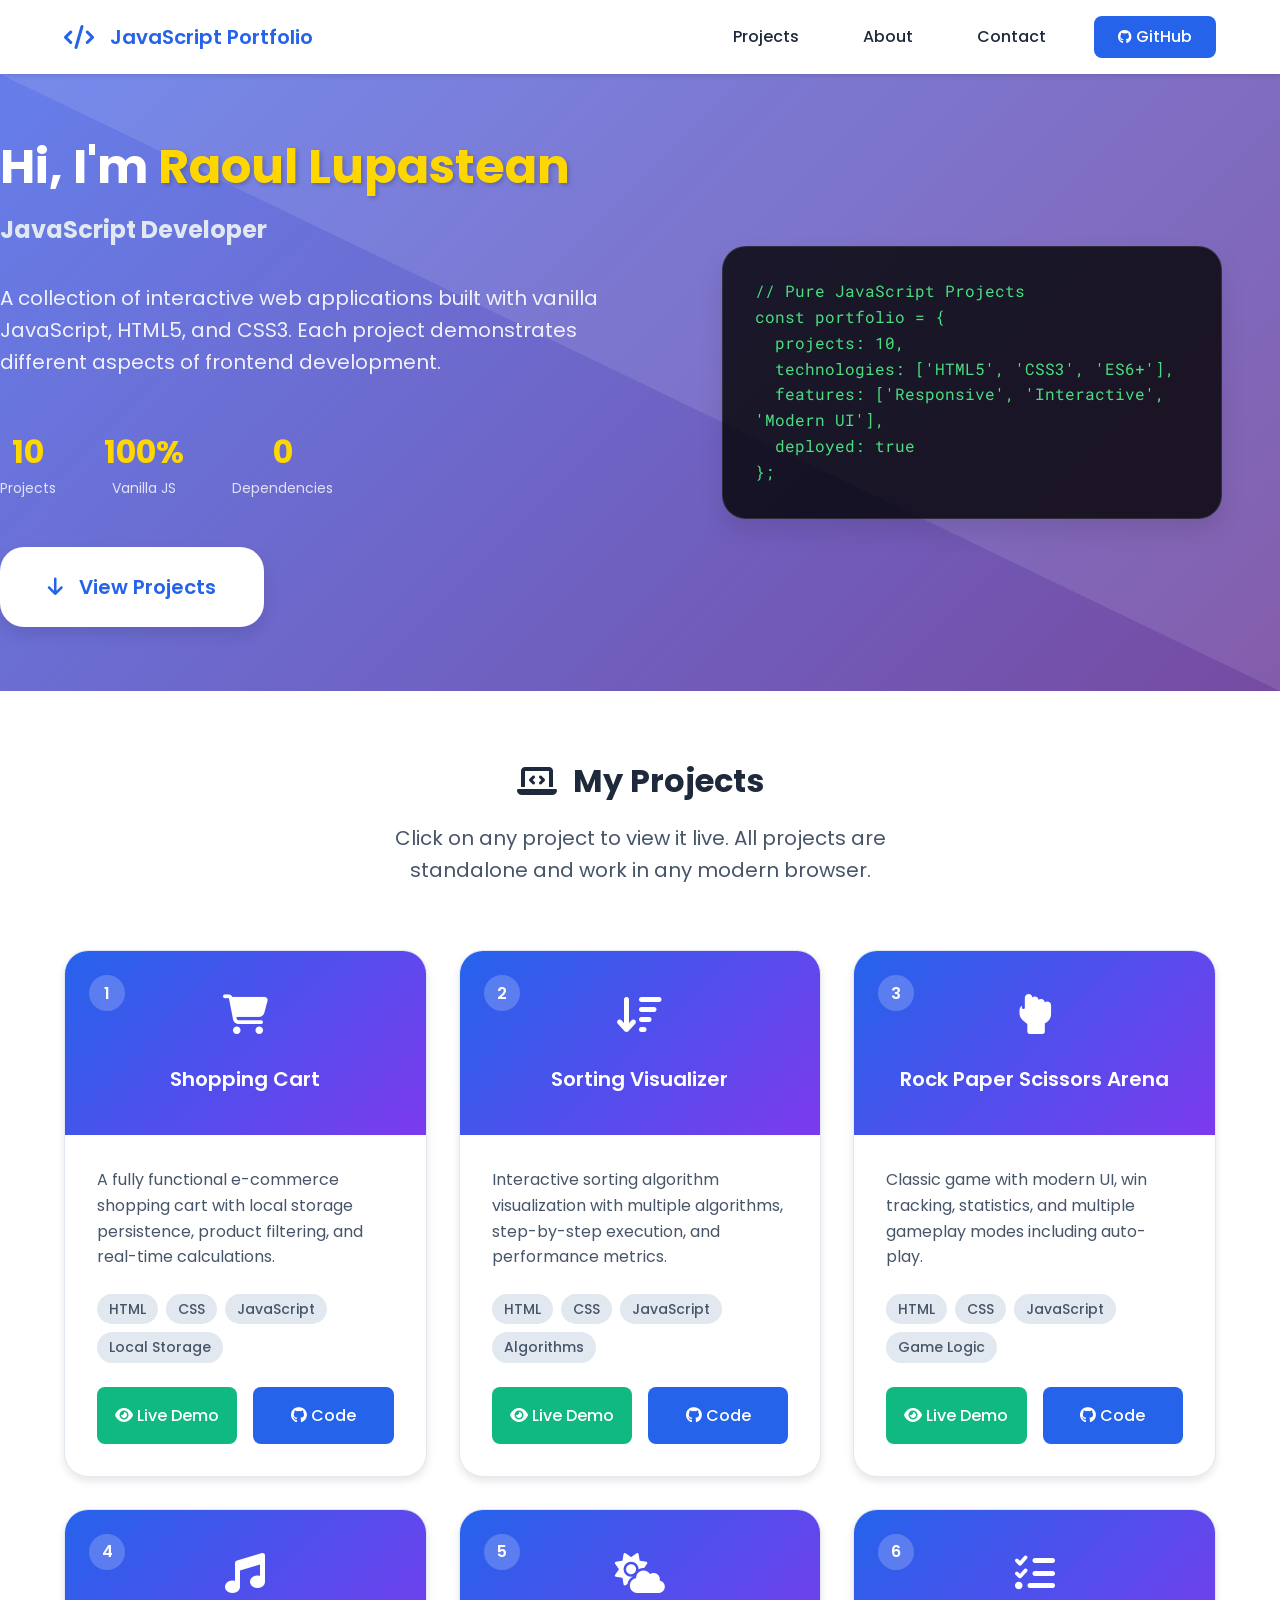
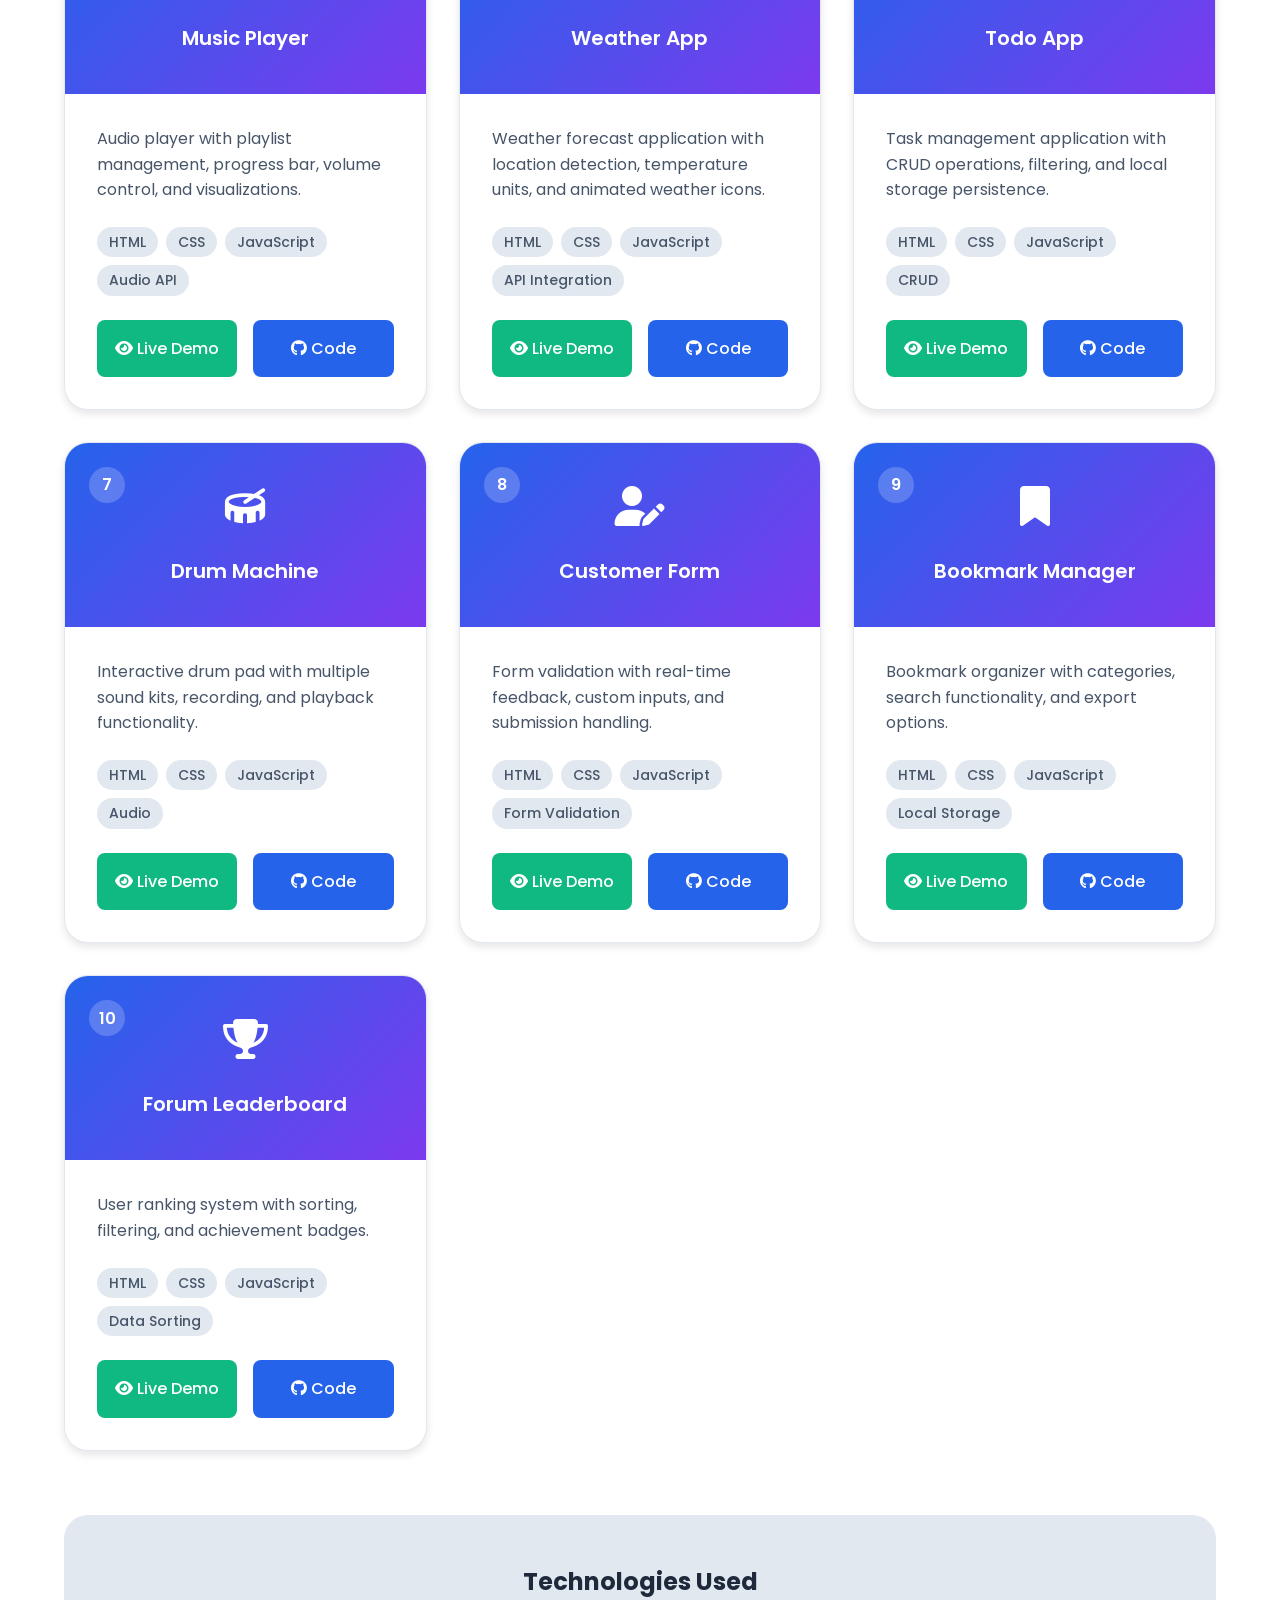
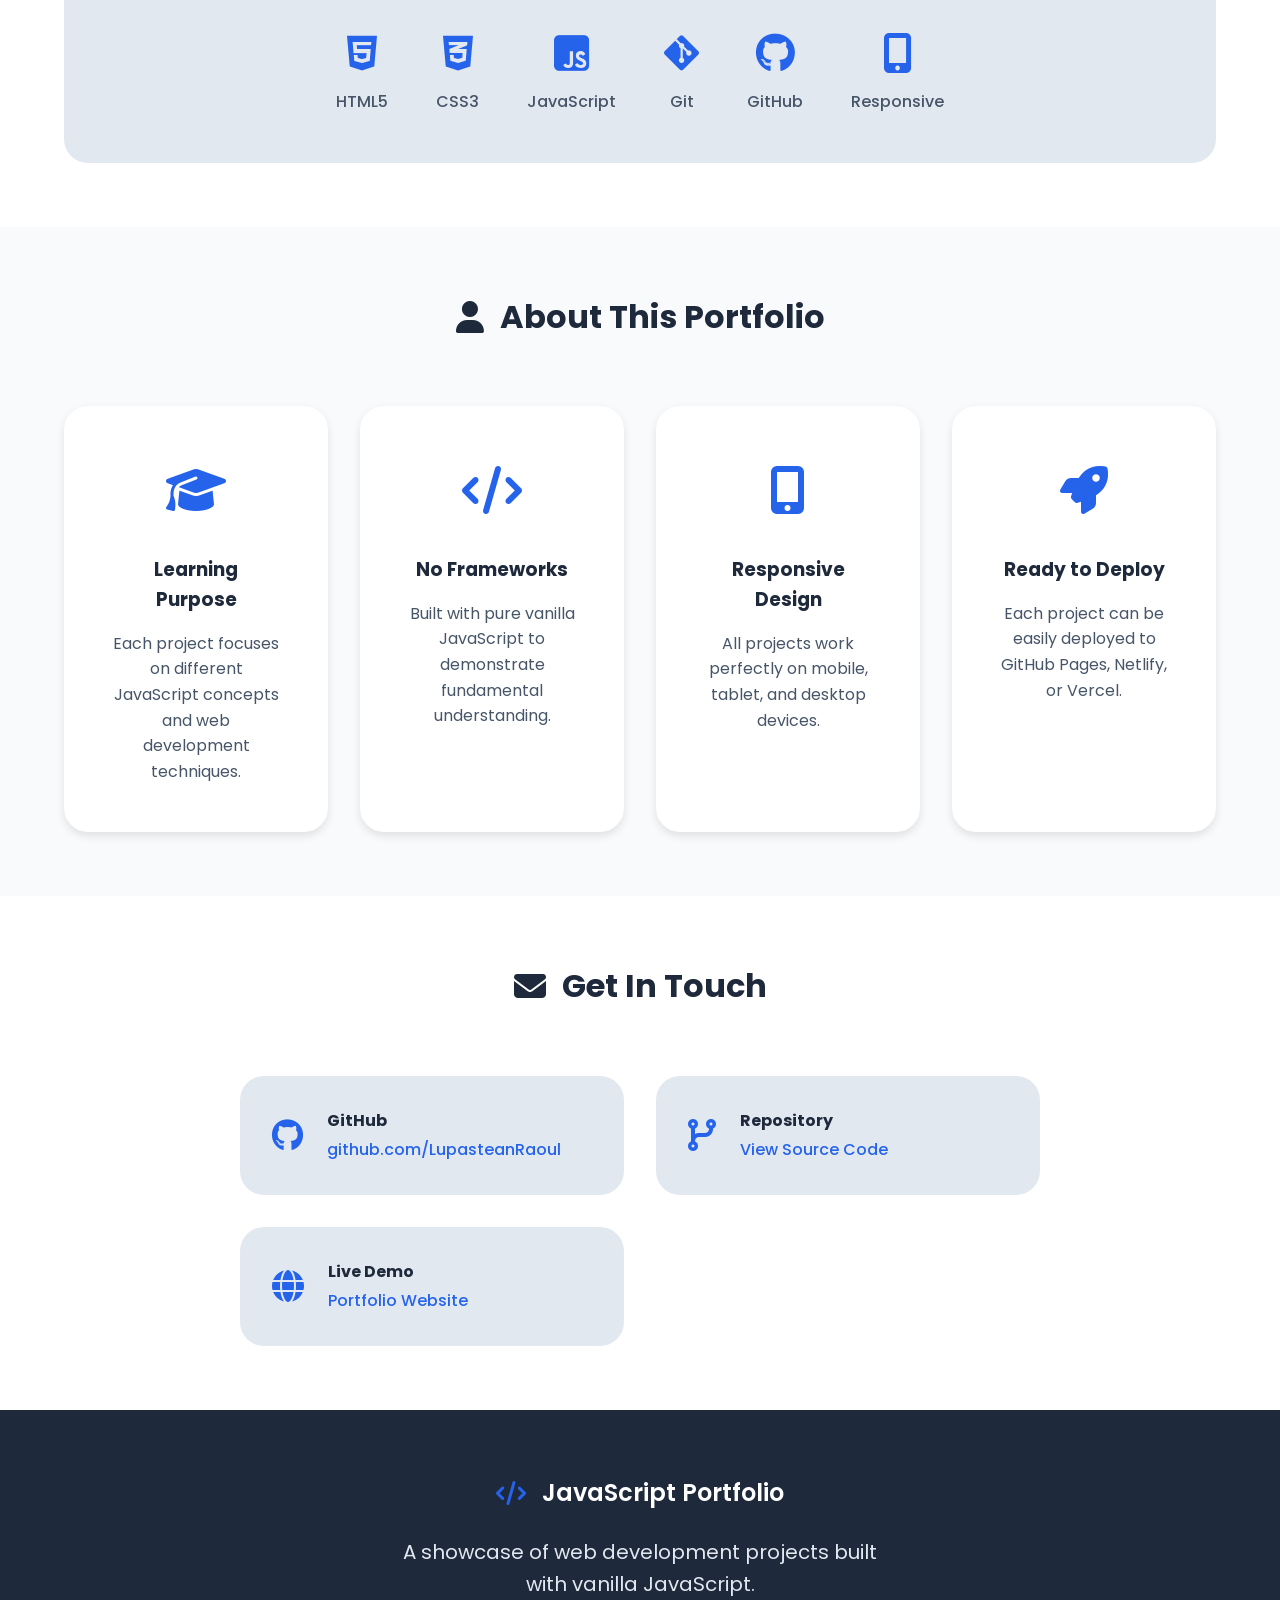
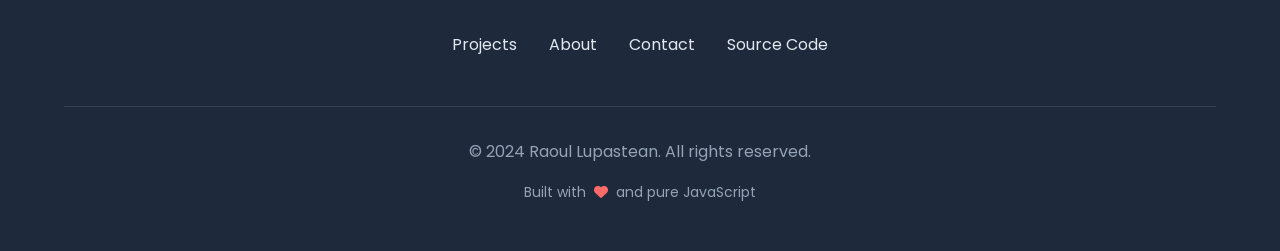
<file: index.html>
<!DOCTYPE html>
<html lang="en">
<head>
    <meta charset="UTF-8">
    <meta name="viewport" content="width=device-width, initial-scale=1.0">
    <title>Raoul Lupastean - JavaScript Portfolio</title>
    <link rel="stylesheet" href="styles.css">
    <link rel="stylesheet" href="https://cdnjs.cloudflare.com/ajax/libs/font-awesome/6.4.0/css/all.min.css">
    <link href="https://fonts.googleapis.com/css2?family=Poppins:wght@300;400;500;600;700&family=Roboto+Mono:wght@300;400;500&display=swap" rel="stylesheet">
    <link rel="icon" href="assets/images/favicon.ico" type="image/x-icon">
</head>
<body>
    <!-- Navigation -->
    <nav class="navbar">
        <div class="nav-container">
            <div class="nav-logo">
                <i class="fas fa-code"></i>
                <span>JavaScript Portfolio</span>
            </div>
            <div class="nav-links">
                <a href="#projects" class="nav-link">Projects</a>
                <a href="#about" class="nav-link">About</a>
                <a href="#contact" class="nav-link">Contact</a>
                <a href="https://github.com/LupasteanRaoul" target="_blank" class="nav-link github-link">
                    <i class="fab fa-github"></i> GitHub
                </a>
            </div>
        </div>
    </nav>

    <!-- Hero Section -->
    <header class="hero-section">
        <div class="hero-container">
            <div class="hero-content">
                <h1 class="hero-title">Hi, I'm <span class="highlight">Raoul Lupastean</span></h1>
                <h2 class="hero-subtitle">JavaScript Developer</h2>
                <p class="hero-description">
                    A collection of interactive web applications built with vanilla JavaScript, HTML5, and CSS3. 
                    Each project demonstrates different aspects of frontend development.
                </p>
                <div class="hero-stats">
                    <div class="stat">
                        <span class="stat-number" id="project-count">10</span>
                        <span class="stat-label">Projects</span>
                    </div>
                    <div class="stat">
                        <span class="stat-number">100%</span>
                        <span class="stat-label">Vanilla JS</span>
                    </div>
                    <div class="stat">
                        <span class="stat-number">0</span>
                        <span class="stat-label">Dependencies</span>
                    </div>
                </div>
                <a href="#projects" class="cta-button">
                    <i class="fas fa-arrow-down"></i> View Projects
                </a>
            </div>
            <div class="hero-image">
                <div class="code-animation">
                    <pre><code class="javascript">// Pure JavaScript Projects
const portfolio = {
  projects: 10,
  technologies: ['HTML5', 'CSS3', 'ES6+'],
  features: ['Responsive', 'Interactive', 'Modern UI'],
  deployed: true
};</code></pre>
                </div>
            </div>
        </div>
    </header>

    <!-- Projects Grid -->
    <main class="projects-section" id="projects">
        <div class="container">
            <div class="section-header">
                <h2 class="section-title">
                    <i class="fas fa-laptop-code"></i> My Projects
                </h2>
                <p class="section-subtitle">
                    Click on any project to view it live. All projects are standalone and work in any modern browser.
                </p>
            </div>

            <div class="projects-grid" id="projects-grid">
                <!-- Projects will be dynamically loaded -->
            </div>

            <div class="tech-stack">
                <h3>Technologies Used</h3>
                <div class="tech-icons">
                    <div class="tech-icon" title="HTML5">
                        <i class="fab fa-html5"></i>
                        <span>HTML5</span>
                    </div>
                    <div class="tech-icon" title="CSS3">
                        <i class="fab fa-css3-alt"></i>
                        <span>CSS3</span>
                    </div>
                    <div class="tech-icon" title="JavaScript">
                        <i class="fab fa-js-square"></i>
                        <span>JavaScript</span>
                    </div>
                    <div class="tech-icon" title="Git">
                        <i class="fab fa-git-alt"></i>
                        <span>Git</span>
                    </div>
                    <div class="tech-icon" title="GitHub">
                        <i class="fab fa-github"></i>
                        <span>GitHub</span>
                    </div>
                    <div class="tech-icon" title="Responsive Design">
                        <i class="fas fa-mobile-alt"></i>
                        <span>Responsive</span>
                    </div>
                </div>
            </div>
        </div>
    </main>

    <!-- About Section -->
    <section class="about-section" id="about">
        <div class="container">
            <div class="section-header">
                <h2 class="section-title">
                    <i class="fas fa-user"></i> About This Portfolio
                </h2>
            </div>
            <div class="about-content">
                <div class="about-card">
                    <div class="about-icon">
                        <i class="fas fa-graduation-cap"></i>
                    </div>
                    <h3>Learning Purpose</h3>
                    <p>Each project focuses on different JavaScript concepts and web development techniques.</p>
                </div>
                <div class="about-card">
                    <div class="about-icon">
                        <i class="fas fa-code"></i>
                    </div>
                    <h3>No Frameworks</h3>
                    <p>Built with pure vanilla JavaScript to demonstrate fundamental understanding.</p>
                </div>
                <div class="about-card">
                    <div class="about-icon">
                        <i class="fas fa-mobile-alt"></i>
                    </div>
                    <h3>Responsive Design</h3>
                    <p>All projects work perfectly on mobile, tablet, and desktop devices.</p>
                </div>
                <div class="about-card">
                    <div class="about-icon">
                        <i class="fas fa-rocket"></i>
                    </div>
                    <h3>Ready to Deploy</h3>
                    <p>Each project can be easily deployed to GitHub Pages, Netlify, or Vercel.</p>
                </div>
            </div>
        </div>
    </section>

    <!-- Contact Section -->
    <section class="contact-section" id="contact">
        <div class="container">
            <div class="section-header">
                <h2 class="section-title">
                    <i class="fas fa-envelope"></i> Get In Touch
                </h2>
            </div>
            <div class="contact-content">
                <div class="contact-info">
                    <div class="contact-item">
                        <i class="fab fa-github"></i>
                        <div>
                            <h4>GitHub</h4>
                            <a href="https://github.com/LupasteanRaoul" target="_blank">
                                github.com/LupasteanRaoul
                            </a>
                        </div>
                    </div>
                    <div class="contact-item">
                        <i class="fas fa-code-branch"></i>
                        <div>
                            <h4>Repository</h4>
                            <a href="https://github.com/LupasteanRaoul/javascript-portfolio" target="_blank">
                                View Source Code
                            </a>
                        </div>
                    </div>
                    <div class="contact-item">
                        <i class="fas fa-globe"></i>
                        <div>
                            <h4>Live Demo</h4>
                            <a href="https://lupasteanraoul.github.io/javascript-portfolio/" target="_blank">
                                Portfolio Website
                            </a>
                        </div>
                    </div>
                </div>
            </div>
        </div>
    </section>

    <!-- Footer -->
    <footer class="footer">
        <div class="container">
            <div class="footer-content">
                <div class="footer-logo">
                    <i class="fas fa-code"></i>
                    <span>JavaScript Portfolio</span>
                </div>
                <p class="footer-description">
                    A showcase of web development projects built with vanilla JavaScript.
                </p>
                <div class="footer-links">
                    <a href="#projects">Projects</a>
                    <a href="#about">About</a>
                    <a href="#contact">Contact</a>
                    <a href="https://github.com/LupasteanRaoul/javascript-portfolio" target="_blank">
                        Source Code
                    </a>
                </div>
                <div class="footer-bottom">
                    <p>&copy; 2024 Raoul Lupastean. All rights reserved.</p>
                    <p class="footer-note">
                        Built with <i class="fas fa-heart"></i> and pure JavaScript
                    </p>
                </div>
            </div>
        </div>
    </footer>

    <!-- Back to Top Button -->
    <button id="back-to-top" class="back-to-top">
        <i class="fas fa-arrow-up"></i>
    </button>

    <script src="script.js"></script>
</body>
</html>
</file>
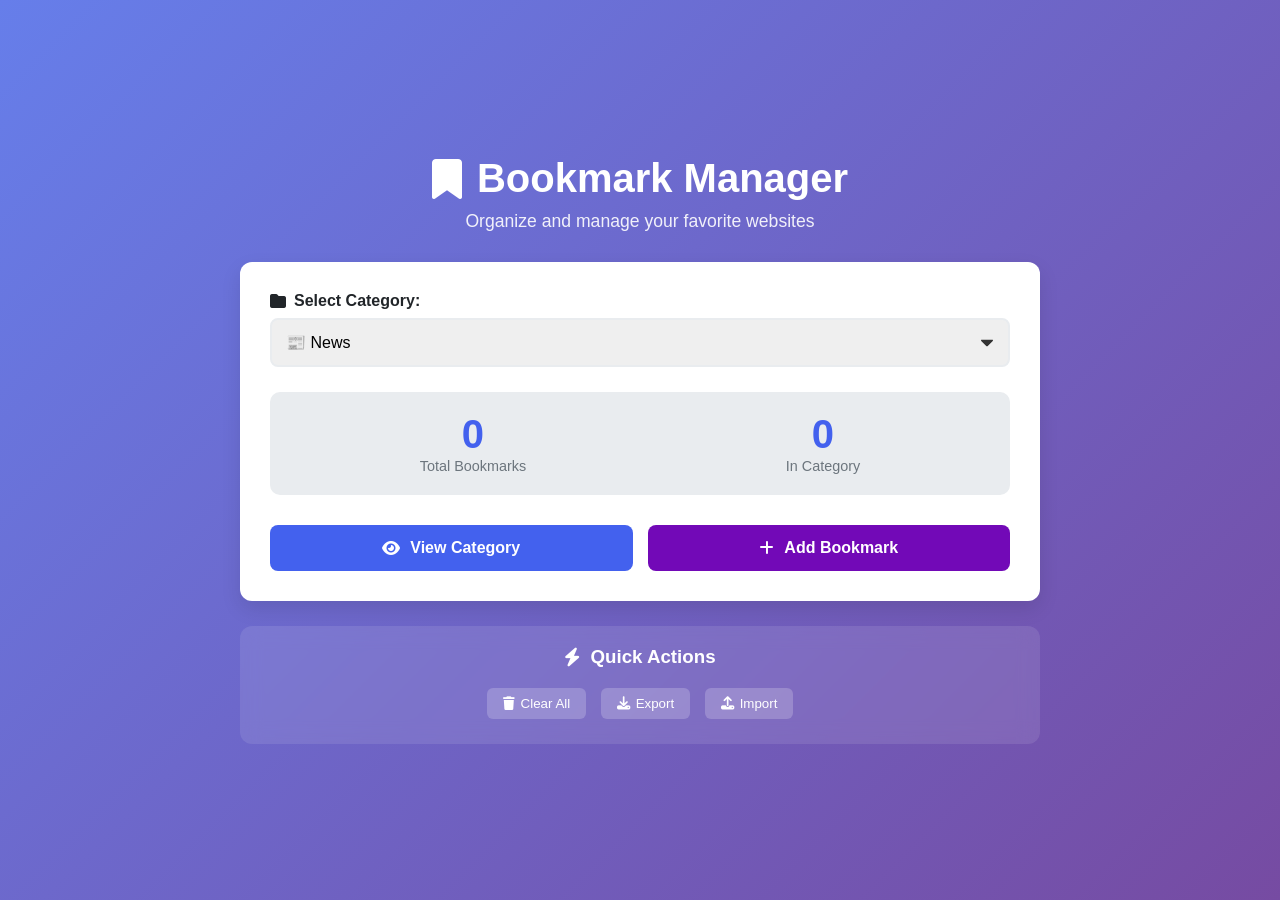
<file: bookmark-manager/index.html>
<!DOCTYPE html>
<html lang="en">
<head>
    <meta charset="UTF-8">
    <meta name="viewport" content="width=device-width, initial-scale=1.0">
    <title>Bookmark Manager</title>
    <link rel="stylesheet" href="styles.css">
    <link rel="stylesheet" href="https://cdnjs.cloudflare.com/ajax/libs/font-awesome/6.4.0/css/all.min.css">
</head>
<body>
    <div class="container">
        <!-- Main Section -->
        <section id="main-section" class="section active">
            <header>
                <h1><i class="fas fa-bookmark"></i> Bookmark Manager</h1>
                <p class="subtitle">Organize and manage your favorite websites</p>
            </header>
            
            <div class="card">
                <div class="form-group">
                    <label for="category-dropdown">
                        <i class="fas fa-folder"></i> Select Category:
                    </label>
                    <select id="category-dropdown" class="dropdown">
                        <option value="news">📰 News</option>
                        <option value="entertainment">🎬 Entertainment</option>
                        <option value="work">💼 Work</option>
                        <option value="education">📚 Education</option>
                        <option value="social">👥 Social</option>
                        <option value="miscellaneous">📦 Miscellaneous</option>
                    </select>
                </div>
                
                <div class="stats">
                    <div class="stat-item">
                        <span class="stat-number" id="total-bookmarks">0</span>
                        <span class="stat-label">Total Bookmarks</span>
                    </div>
                    <div class="stat-item">
                        <span class="stat-number" id="category-count">0</span>
                        <span class="stat-label">In Category</span>
                    </div>
                </div>
                
                <div class="button-group">
                    <button class="btn btn-primary" id="view-category-button">
                        <i class="fas fa-eye"></i> View Category
                    </button>
                    <button class="btn btn-secondary" id="add-bookmark-button">
                        <i class="fas fa-plus"></i> Add Bookmark
                    </button>
                </div>
            </div>
            
            <div class="quick-links">
                <h3><i class="fas fa-bolt"></i> Quick Actions</h3>
                <button class="btn-small" id="clear-all-btn">
                    <i class="fas fa-trash"></i> Clear All
                </button>
                <button class="btn-small" id="export-btn">
                    <i class="fas fa-download"></i> Export
                </button>
                <button class="btn-small" id="import-btn">
                    <i class="fas fa-upload"></i> Import
                </button>
            </div>
        </section>

        <!-- Add Bookmark Form -->
        <section id="form-section" class="section hidden">
            <div class="card form-card">
                <div class="form-header">
                    <h2><i class="fas fa-plus-circle"></i> Add Bookmark</h2>
                    <p class="category-display">Category: <span class="category-name highlight">News</span></p>
                </div>
                
                <form id="bookmark-form">
                    <div class="form-group">
                        <label for="name">
                            <i class="fas fa-heading"></i> Bookmark Name:
                        </label>
                        <input type="text" id="name" placeholder="Enter bookmark name" required>
                        <div class="error-message" id="name-error"></div>
                    </div>
                    
                    <div class="form-group">
                        <label for="url">
                            <i class="fas fa-link"></i> URL:
                        </label>
                        <input type="url" id="url" placeholder="https://example.com" required>
                        <div class="error-message" id="url-error"></div>
                    </div>
                    
                    <div class="form-group">
                        <label for="category">
                            <i class="fas fa-tag"></i> Category:
                        </label>
                        <select id="category" class="dropdown">
                            <option value="news">📰 News</option>
                            <option value="entertainment">🎬 Entertainment</option>
                            <option value="work">💼 Work</option>
                            <option value="education">📚 Education</option>
                            <option value="social">👥 Social</option>
                            <option value="miscellaneous">📦 Miscellaneous</option>
                        </select>
                    </div>
                    
                    <div class="button-group">
                        <button type="button" class="btn btn-outline" id="close-form-button">
                            <i class="fas fa-arrow-left"></i> Cancel
                        </button>
                        <button type="submit" class="btn btn-success" id="add-bookmark-button-form">
                            <i class="fas fa-save"></i> Save Bookmark
                        </button>
                    </div>
                </form>
            </div>
        </section>

        <!-- Bookmark List Section -->
        <section id="bookmark-list-section" class="section hidden">
            <div class="card list-card">
                <div class="list-header">
                    <h2><i class="fas fa-list"></i> Category: <span class="category-name highlight">News</span></h2>
                    <p id="bookmark-count">0 bookmarks</p>
                </div>
                
                <div class="search-box">
                    <i class="fas fa-search"></i>
                    <input type="text" id="search-input" placeholder="Search bookmarks...">
                </div>
                
                <div id="category-list" class="bookmark-list">
                    <div class="empty-state">
                        <i class="fas fa-bookmark fa-3x"></i>
                        <p>No bookmarks in this category yet.</p>
                    </div>
                </div>
                
                <div class="list-actions">
                    <button class="btn btn-danger" id="delete-bookmark-button" disabled>
                        <i class="fas fa-trash"></i> Delete Selected
                    </button>
                    <button class="btn btn-outline" id="close-list-button">
                        <i class="fas fa-arrow-left"></i> Back
                    </button>
                </div>
            </div>
        </section>
        
        <!-- Notification Toast -->
        <div id="toast" class="toast hidden">
            <span id="toast-message"></span>
        </div>
    </div>

    <script src="script.js"></script>
</body>
</html>
</file>
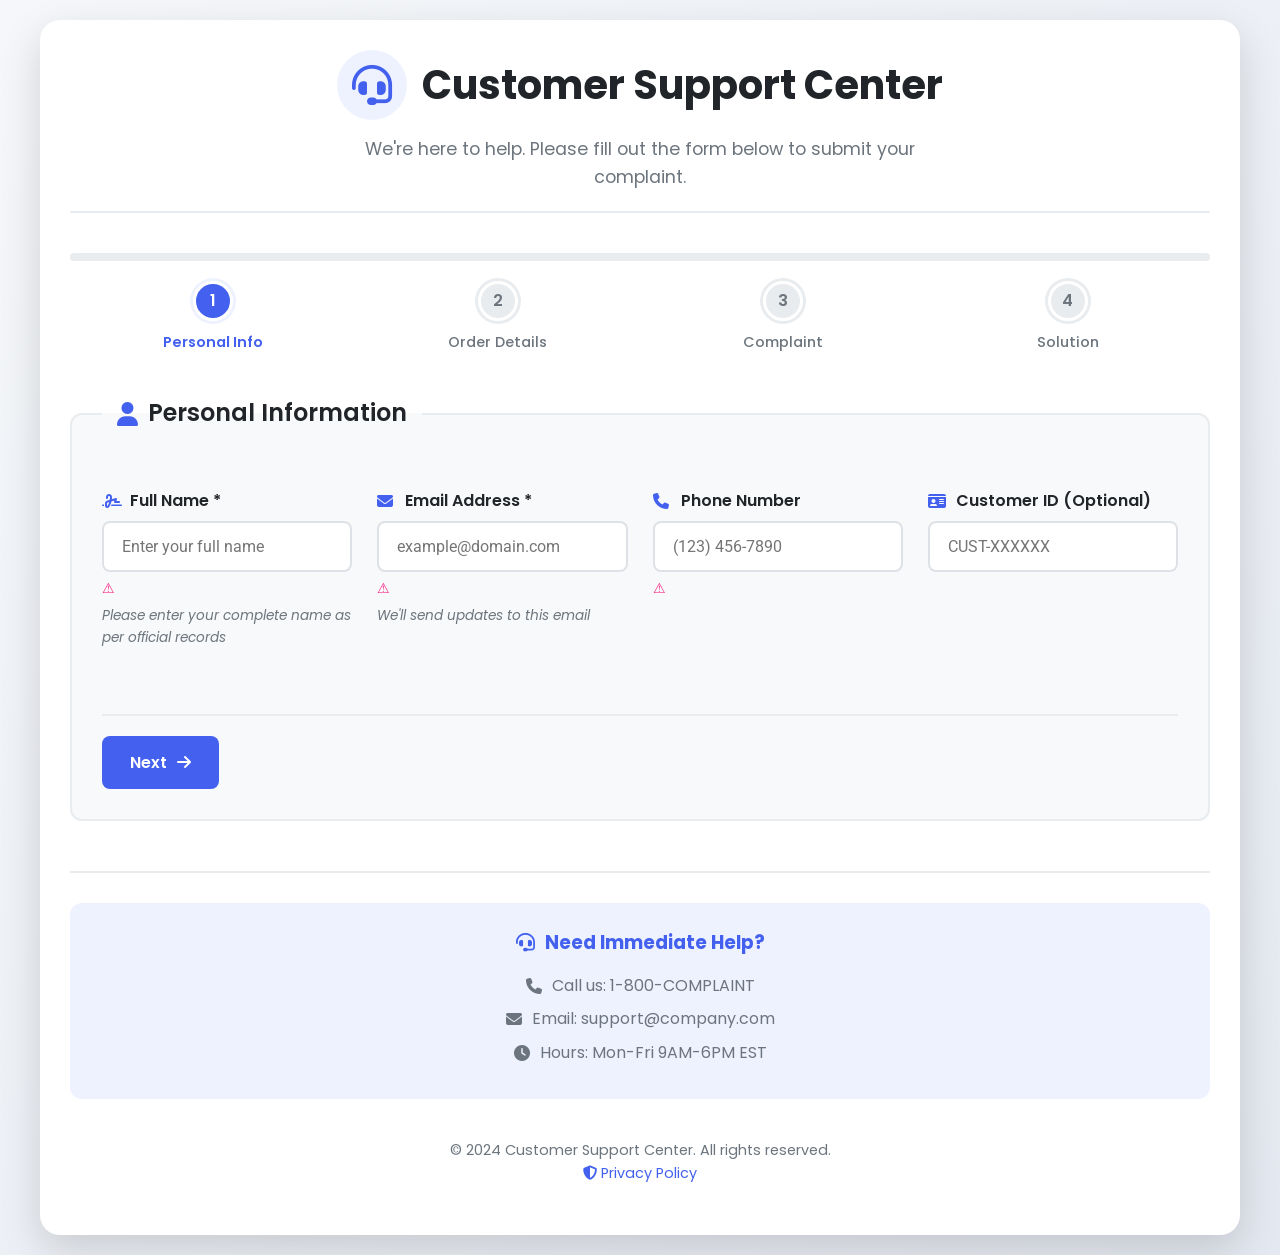
<file: customer-form/index.html>
<!DOCTYPE html>
<html lang="en">
<head>
    <meta charset="UTF-8">
    <meta name="viewport" content="width=device-width, initial-scale=1.0">
    <title>Customer Complaint Form | Customer Support</title>
    <link rel="stylesheet" href="styles.css">
    <link rel="stylesheet" href="https://cdnjs.cloudflare.com/ajax/libs/font-awesome/6.4.0/css/all.min.css">
    <link href="https://fonts.googleapis.com/css2?family=Poppins:wght@300;400;500;600;700&family=Roboto:wght@300;400;500&display=swap" rel="stylesheet">
</head>
<body>
    <div class="container">
        <div class="header-section">
            <div class="logo">
                <i class="fas fa-headset"></i>
                <h1>Customer Support Center</h1>
            </div>
            <p class="subtitle">We're here to help. Please fill out the form below to submit your complaint.</p>
        </div>

        <div class="progress-container">
            <div class="progress-bar">
                <div class="progress-fill" id="progress-fill"></div>
            </div>
            <div class="progress-steps">
                <div class="step active" data-step="1">
                    <span class="step-number">1</span>
                    <span class="step-label">Personal Info</span>
                </div>
                <div class="step" data-step="2">
                    <span class="step-number">2</span>
                    <span class="step-label">Order Details</span>
                </div>
                <div class="step" data-step="3">
                    <span class="step-number">3</span>
                    <span class="step-label">Complaint</span>
                </div>
                <div class="step" data-step="4">
                    <span class="step-number">4</span>
                    <span class="step-label">Solution</span>
                </div>
            </div>
        </div>

        <form id="complaint-form">
            <!-- Step 1: Personal Information -->
            <fieldset class="form-step active" id="step-1">
                <legend>
                    <i class="fas fa-user"></i>
                    Personal Information
                </legend>
                
                <div class="form-grid">
                    <div class="input-group">
                        <label for="full-name">
                            <i class="fas fa-signature"></i>
                            Full Name *
                        </label>
                        <input type="text" id="full-name" name="full-name" 
                               placeholder="Enter your full name" required>
                        <div class="error-message" id="name-error"></div>
                        <div class="input-hint">Please enter your complete name as per official records</div>
                    </div>

                    <div class="input-group">
                        <label for="email">
                            <i class="fas fa-envelope"></i>
                            Email Address *
                        </label>
                        <input type="email" id="email" name="email" 
                               placeholder="example@domain.com" required>
                        <div class="error-message" id="email-error"></div>
                        <div class="input-hint">We'll send updates to this email</div>
                    </div>

                    <div class="input-group">
                        <label for="phone">
                            <i class="fas fa-phone"></i>
                            Phone Number
                        </label>
                        <input type="tel" id="phone" name="phone" 
                               placeholder="(123) 456-7890">
                        <div class="error-message" id="phone-error"></div>
                    </div>

                    <div class="input-group">
                        <label for="customer-id">
                            <i class="fas fa-id-card"></i>
                            Customer ID (Optional)
                        </label>
                        <input type="text" id="customer-id" name="customer-id" 
                               placeholder="CUST-XXXXXX">
                    </div>
                </div>

                <div class="step-navigation">
                    <button type="button" class="btn btn-next" data-next="2">
                        Next <i class="fas fa-arrow-right"></i>
                    </button>
                </div>
            </fieldset>

            <!-- Step 2: Order Information -->
            <fieldset class="form-step" id="step-2">
                <legend>
                    <i class="fas fa-box"></i>
                    Order Information
                </legend>
                
                <div class="form-grid">
                    <div class="input-group">
                        <label for="order-no">
                            <i class="fas fa-receipt"></i>
                            Order Number *
                        </label>
                        <input type="text" id="order-no" name="order-no" 
                               placeholder="2024######" required>
                        <div class="error-message" id="order-error"></div>
                        <div class="input-hint">Format: 2024 followed by 6 digits</div>
                    </div>

                    <div class="input-group">
                        <label for="order-date">
                            <i class="fas fa-calendar"></i>
                            Order Date *
                        </label>
                        <input type="date" id="order-date" name="order-date" required>
                        <div class="error-message" id="date-error"></div>
                    </div>

                    <div class="input-group">
                        <label for="product-code">
                            <i class="fas fa-barcode"></i>
                            Product Code *
                        </label>
                        <input type="text" id="product-code" name="product-code" 
                               placeholder="XX##-X###-XX#" required>
                        <div class="error-message" id="product-error"></div>
                        <div class="input-hint">Format: Letters and numbers with hyphens</div>
                    </div>

                    <div class="input-group">
                        <label for="quantity">
                            <i class="fas fa-cube"></i>
                            Quantity *
                        </label>
                        <div class="quantity-container">
                            <button type="button" class="quantity-btn" id="decrease-qty">
                                <i class="fas fa-minus"></i>
                            </button>
                            <input type="number" id="quantity" name="quantity" 
                                   min="1" max="100" value="1" required>
                            <button type="button" class="quantity-btn" id="increase-qty">
                                <i class="fas fa-plus"></i>
                            </button>
                        </div>
                        <div class="error-message" id="quantity-error"></div>
                    </div>
                </div>

                <div class="step-navigation">
                    <button type="button" class="btn btn-prev" data-prev="1">
                        <i class="fas fa-arrow-left"></i> Previous
                    </button>
                    <button type="button" class="btn btn-next" data-next="3">
                        Next <i class="fas fa-arrow-right"></i>
                    </button>
                </div>
            </fieldset>

            <!-- Step 3: Complaint Details -->
            <fieldset class="form-step" id="step-3">
                <legend>
                    <i class="fas fa-exclamation-triangle"></i>
                    Complaint Details
                </legend>
                
                <div class="complaint-categories">
                    <h3><i class="fas fa-clipboard-list"></i> Complaint Reason *</h3>
                    <p class="sub-text">Select all that apply</p>
                    
                    <div class="checkbox-group">
                        <div class="checkbox-item">
                            <input type="checkbox" id="damaged-product" name="complaint" value="damaged-product">
                            <label for="damaged-product">
                                <span class="checkbox-icon">
                                    <i class="fas fa-check"></i>
                                </span>
                                <div class="checkbox-content">
                                    <strong>Damaged Product</strong>
                                    <p>Item arrived broken, cracked, or not functioning</p>
                                </div>
                            </label>
                        </div>

                        <div class="checkbox-item">
                            <input type="checkbox" id="nonconforming-product" name="complaint" value="nonconforming-product">
                            <label for="nonconforming-product">
                                <span class="checkbox-icon">
                                    <i class="fas fa-check"></i>
                                </span>
                                <div class="checkbox-content">
                                    <strong>Nonconforming Product</strong>
                                    <p>Item doesn't match description or specifications</p>
                                </div>
                            </label>
                        </div>

                        <div class="checkbox-item">
                            <input type="checkbox" id="delayed-dispatch" name="complaint" value="delayed-dispatch">
                            <label for="delayed-dispatch">
                                <span class="checkbox-icon">
                                    <i class="fas fa-check"></i>
                                </span>
                                <div class="checkbox-content">
                                    <strong>Delayed Dispatch</strong>
                                    <p>Order shipped later than promised date</p>
                                </div>
                            </label>
                        </div>

                        <div class="checkbox-item">
                            <input type="checkbox" id="missing-parts" name="complaint" value="missing-parts">
                            <label for="missing-parts">
                                <span class="checkbox-icon">
                                    <i class="fas fa-check"></i>
                                </span>
                                <div class="checkbox-content">
                                    <strong>Missing Parts/Accessories</strong>
                                    <p>Components or accessories not included</p>
                                </div>
                            </label>
                        </div>

                        <div class="checkbox-item">
                            <input type="checkbox" id="wrong-item" name="complaint" value="wrong-item">
                            <label for="wrong-item">
                                <span class="checkbox-icon">
                                    <i class="fas fa-check"></i>
                                </span>
                                <div class="checkbox-content">
                                    <strong>Wrong Item Received</strong>
                                    <p>Received different product than ordered</p>
                                </div>
                            </label>
                        </div>

                        <div class="checkbox-item">
                            <input type="checkbox" id="other-complaint" name="complaint" value="other">
                            <label for="other-complaint">
                                <span class="checkbox-icon">
                                    <i class="fas fa-check"></i>
                                </span>
                                <div class="checkbox-content">
                                    <strong>Other Issue</strong>
                                    <p>Describe your issue below</p>
                                </div>
                            </label>
                        </div>
                    </div>
                    <div class="error-message" id="complaint-error"></div>
                </div>

                <div class="input-group">
                    <label for="complaint-description">
                        <i class="fas fa-file-alt"></i>
                        Detailed Description *
                        <span class="char-count" id="complaint-chars">0/100</span>
                    </label>
                    <textarea id="complaint-description" name="complaint-description" 
                              placeholder="Please provide a detailed description of the issue. Include any relevant information such as when the problem occurred, how it has affected you, and any steps you've already taken to resolve it." 
                              minlength="20" rows="5" required></textarea>
                    <div class="error-message" id="complaint-desc-error"></div>
                    <div class="input-hint">Minimum 20 characters. Be as specific as possible.</div>
                </div>

                <div class="file-upload">
                    <label for="evidence-files">
                        <i class="fas fa-paperclip"></i>
                        Attach Evidence (Optional)
                    </label>
                    <div class="upload-area" id="upload-area">
                        <i class="fas fa-cloud-upload-alt"></i>
                        <p>Click to upload or drag & drop</p>
                        <p class="upload-hint">Supports JPG, PNG, PDF up to 5MB</p>
                        <input type="file" id="evidence-files" name="evidence-files" 
                               multiple accept=".jpg,.jpeg,.png,.pdf,.doc,.docx">
                    </div>
                    <div id="file-list" class="file-list"></div>
                </div>

                <div class="step-navigation">
                    <button type="button" class="btn btn-prev" data-prev="2">
                        <i class="fas fa-arrow-left"></i> Previous
                    </button>
                    <button type="button" class="btn btn-next" data-next="4">
                        Next <i class="fas fa-arrow-right"></i>
                    </button>
                </div>
            </fieldset>

            <!-- Step 4: Desired Solution -->
            <fieldset class="form-step" id="step-4">
                <legend>
                    <i class="fas fa-hands-helping"></i>
                    Desired Solution
                </legend>
                
                <div class="solution-options">
                    <h3><i class="fas fa-bullseye"></i> How can we help? *</h3>
                    
                    <div class="radio-group">
                        <div class="radio-item">
                            <input type="radio" name="solutions" id="refund" value="refund" required>
                            <label for="refund">
                                <span class="radio-icon"></span>
                                <div class="radio-content">
                                    <strong>Full Refund</strong>
                                    <p>Return item for complete refund</p>
                                    <span class="solution-time">Processed in 5-7 business days</span>
                                </div>
                            </label>
                        </div>

                        <div class="radio-item">
                            <input type="radio" name="solutions" id="partial-refund" value="partial-refund">
                            <label for="partial-refund">
                                <span class="radio-icon"></span>
                                <div class="radio-content">
                                    <strong>Partial Refund</strong>
                                    <p>Keep item with discounted price</p>
                                    <span class="solution-time">Processed in 3-5 business days</span>
                                </div>
                            </label>
                        </div>

                        <div class="radio-item">
                            <input type="radio" name="solutions" id="exchange" value="exchange">
                            <label for="exchange">
                                <span class="radio-icon"></span>
                                <div class="radio-content">
                                    <strong>Exchange Product</strong>
                                    <p>Replace with same or similar item</p>
                                    <span class="solution-time">Shipped in 2-3 business days</span>
                                </div>
                            </label>
                        </div>

                        <div class="radio-item">
                            <input type="radio" name="solutions" id="repair" value="repair">
                            <label for="repair">
                                <span class="radio-icon"></span>
                                <div class="radio-content">
                                    <strong>Repair Service</strong>
                                    <p>We repair the item at no cost</p>
                                    <span class="solution-time">Typically 10-14 business days</span>
                                </div>
                            </label>
                        </div>

                        <div class="radio-item">
                            <input type="radio" name="solutions" id="store-credit" value="store-credit">
                            <label for="store-credit">
                                <span class="radio-icon"></span>
                                <div class="radio-content">
                                    <strong>Store Credit</strong>
                                    <p>Receive credit for future purchases</p>
                                    <span class="solution-time">Issued within 24 hours</span>
                                </div>
                            </label>
                        </div>

                        <div class="radio-item">
                            <input type="radio" name="solutions" id="other-solution" value="other">
                            <label for="other-solution">
                                <span class="radio-icon"></span>
                                <div class="radio-content">
                                    <strong>Other Solution</strong>
                                    <p>Describe your preferred solution</p>
                                </div>
                            </label>
                        </div>
                    </div>
                    <div class="error-message" id="solution-error"></div>
                </div>

                <div class="input-group">
                    <label for="solution-description">
                        <i class="fas fa-comment-dots"></i>
                        Additional Notes
                        <span class="char-count" id="solution-chars">0/500</span>
                    </label>
                    <textarea id="solution-description" name="solution-description" 
                              placeholder="Add any additional comments or specify your preferred solution if you selected 'Other' above." 
                              rows="4"></textarea>
                    <div class="error-message" id="solution-desc-error"></div>
                </div>

                <div class="priority-section">
                    <h3><i class="fas fa-flag"></i> Priority Level</h3>
                    <div class="priority-options">
                        <label class="priority-option">
                            <input type="radio" name="priority" value="low" checked>
                            <div class="priority-card">
                                <i class="fas fa-walking"></i>
                                <span>Low</span>
                                <small>Non-urgent issue</small>
                            </div>
                        </label>
                        
                        <label class="priority-option">
                            <input type="radio" name="priority" value="medium">
                            <div class="priority-card">
                                <i class="fas fa-running"></i>
                                <span>Medium</span>
                                <small>Moderate urgency</small>
                            </div>
                        </label>
                        
                        <label class="priority-option">
                            <input type="radio" name="priority" value="high">
                            <div class="priority-card">
                                <i class="fas fa-bolt"></i>
                                <span>High</span>
                                <small>Urgent attention needed</small>
                            </div>
                        </label>
                    </div>
                </div>

                <div class="terms-section">
                    <div class="checkbox-item">
                        <input type="checkbox" id="terms" name="terms" required>
                        <label for="terms">
                            <span class="checkbox-icon">
                                <i class="fas fa-check"></i>
                            </span>
                            <span>I agree to the <a href="#" class="terms-link">Terms of Service</a> and acknowledge that my complaint will be processed according to company policies. *</span>
                        </label>
                    </div>
                    <div class="error-message" id="terms-error"></div>
                </div>

                <div class="step-navigation">
                    <button type="button" class="btn btn-prev" data-prev="3">
                        <i class="fas fa-arrow-left"></i> Previous
                    </button>
                    <button type="submit" class="btn btn-submit">
                        <i class="fas fa-paper-plane"></i> Submit Complaint
                    </button>
                </div>
            </fieldset>
        </form>

        <!-- Success Modal -->
        <div id="success-modal" class="modal">
            <div class="modal-content">
                <div class="modal-icon success">
                    <i class="fas fa-check-circle"></i>
                </div>
                <h2>Complaint Submitted Successfully!</h2>
                <p>Your complaint has been received. We'll review it and get back to you within 24-48 hours.</p>
                <div class="complaint-summary" id="complaint-summary"></div>
                <p class="reference-id">Reference ID: <strong id="reference-id">LOADING...</strong></p>
                <div class="modal-actions">
                    <button type="button" class="btn btn-primary" id="print-complaint">
                        <i class="fas fa-print"></i> Print
                    </button>
                    <button type="button" class="btn btn-outline" id="new-complaint">
                        <i class="fas fa-plus"></i> New Complaint
                    </button>
                </div>
            </div>
        </div>

        <!-- Footer -->
        <footer class="footer">
            <div class="contact-info">
                <h3><i class="fas fa-headset"></i> Need Immediate Help?</h3>
                <p><i class="fas fa-phone"></i> Call us: 1-800-COMPLAINT</p>
                <p><i class="fas fa-envelope"></i> Email: support@company.com</p>
                <p><i class="fas fa-clock"></i> Hours: Mon-Fri 9AM-6PM EST</p>
            </div>
            <div class="footer-bottom">
                <p>&copy; 2024 Customer Support Center. All rights reserved.</p>
                <p class="privacy-link"><a href="#"><i class="fas fa-shield-alt"></i> Privacy Policy</a></p>
            </div>
        </footer>
    </div>

    <script src="script.js"></script>
</body>
</html>
</file>
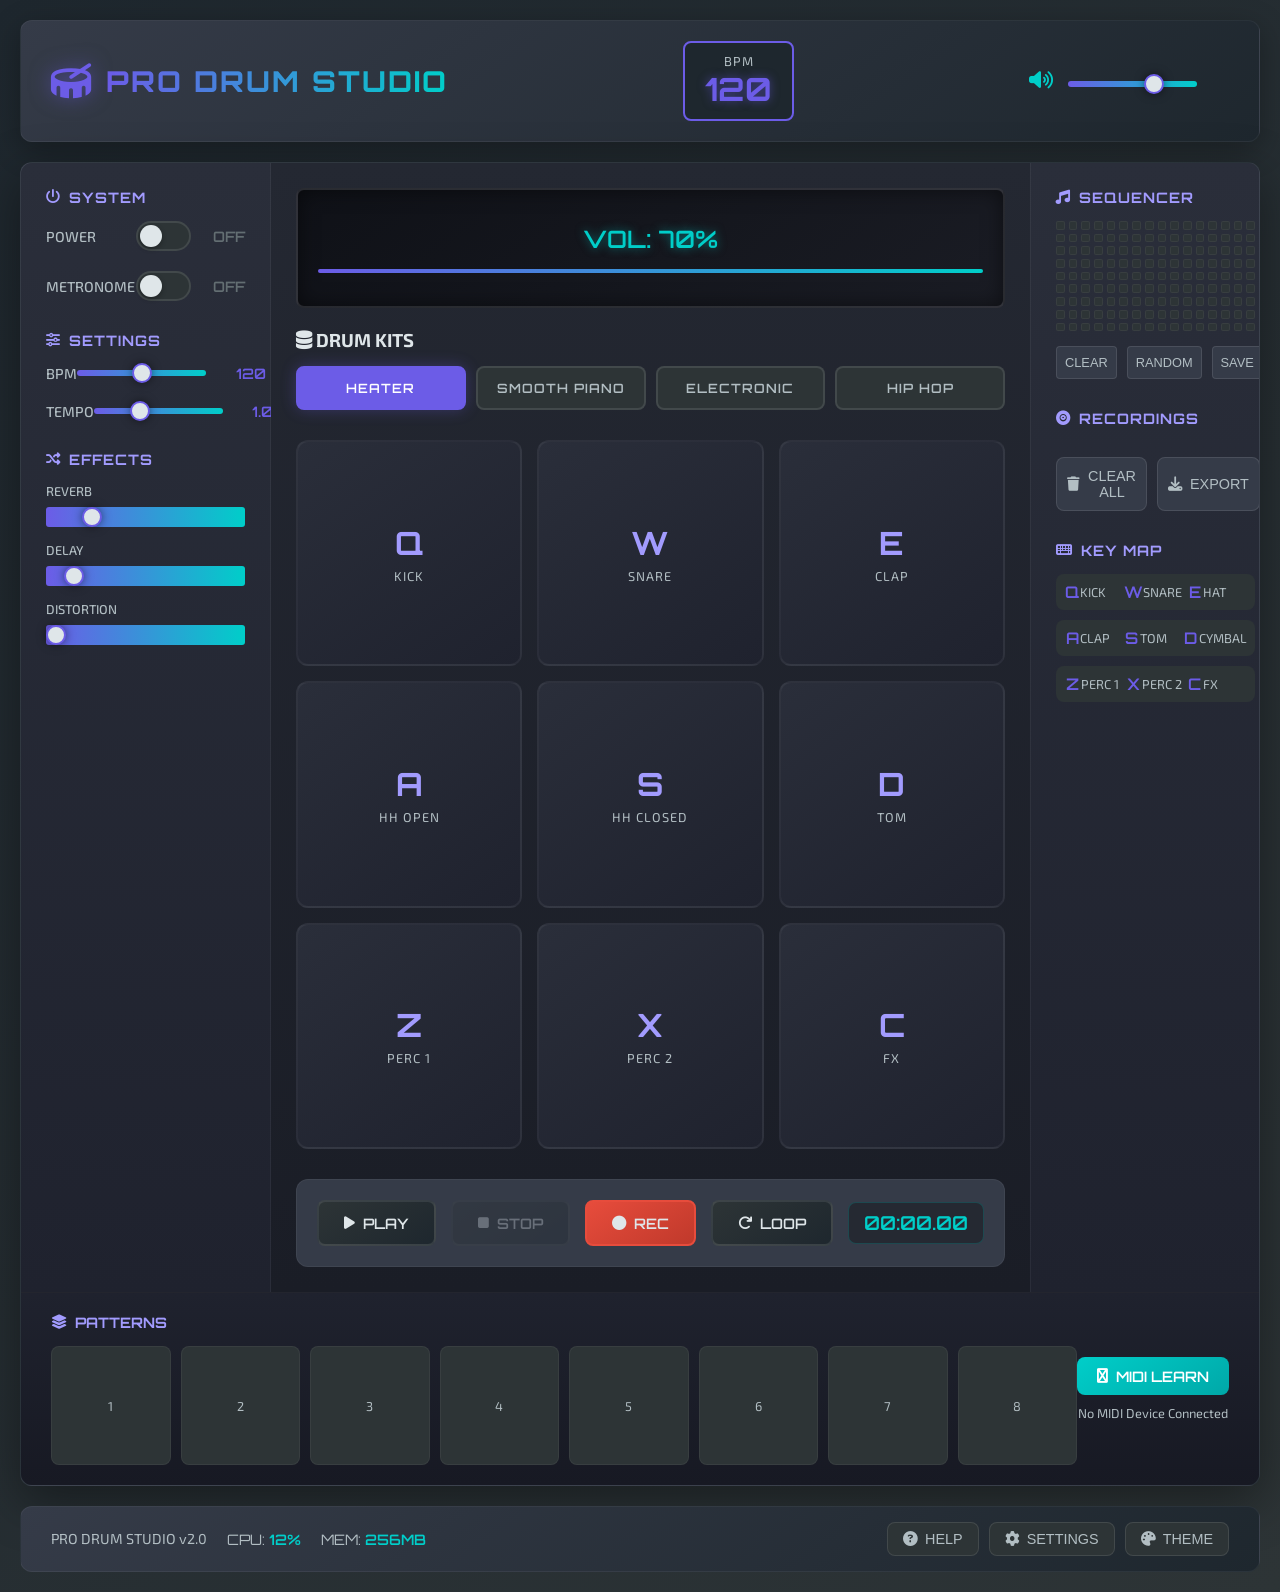
<file: drum-machine/index.html>
<!DOCTYPE html>
<html lang="en">
<head>
    <meta charset="UTF-8">
    <meta name="viewport" content="width=device-width, initial-scale=1.0">
    <title>Pro Drum Machine Studio</title>
    <link rel="stylesheet" href="styles.css">
    <link rel="stylesheet" href="https://cdnjs.cloudflare.com/ajax/libs/font-awesome/6.4.0/css/all.min.css">
    <link href="https://fonts.googleapis.com/css2?family=Orbitron:wght@400;500;600;700;800;900&family=Exo+2:wght@300;400;500&display=swap" rel="stylesheet">
</head>
<body>
    <div class="studio-container">
        <!-- Header Section -->
        <header class="studio-header">
            <div class="logo">
                <i class="fas fa-drum"></i>
                <h1>PRO DRUM STUDIO</h1>
            </div>
            <div class="bpm-display">
                <span class="bpm-label">BPM</span>
                <span class="bpm-value" id="bpm-value">120</span>
            </div>
            <div class="master-volume">
                <i class="fas fa-volume-up"></i>
                <div class="master-slider-container">
                    <input type="range" id="master-volume" min="0" max="100" value="70">
                </div>
            </div>
        </header>

        <!-- Main Drum Machine -->
        <div class="drum-machine-container">
            <div class="machine-body">
                <!-- Left Control Panel -->
                <div class="control-panel left-panel">
                    <div class="panel-section">
                        <h3><i class="fas fa-power-off"></i> SYSTEM</h3>
                        <div class="switch-group">
                            <div class="switch-container">
                                <label>POWER</label>
                                <div class="switch" id="power-switch">
                                    <div class="switch-track"></div>
                                    <div class="switch-knob"></div>
                                </div>
                                <span class="switch-status" id="power-status">OFF</span>
                            </div>
                            
                            <div class="switch-container">
                                <label>METRONOME</label>
                                <div class="switch" id="metronome-switch">
                                    <div class="switch-track"></div>
                                    <div class="switch-knob"></div>
                                </div>
                                <span class="switch-status" id="metronome-status">OFF</span>
                            </div>
                        </div>
                    </div>

                    <div class="panel-section">
                        <h3><i class="fas fa-sliders-h"></i> SETTINGS</h3>
                        <div class="slider-group">
                            <div class="slider-container">
                                <label>BPM</label>
                                <div class="slider">
                                    <input type="range" id="bpm-slider" min="60" max="180" value="120">
                                    <div class="slider-value" id="bpm-display">120</div>
                                </div>
                            </div>
                            
                            <div class="slider-container">
                                <label>TEMPO</label>
                                <div class="slider">
                                    <input type="range" id="tempo-slider" min="0.5" max="2" step="0.1" value="1">
                                    <div class="slider-value" id="tempo-display">1.0x</div>
                                </div>
                            </div>
                        </div>
                    </div>

                    <div class="panel-section">
                        <h3><i class="fas fa-random"></i> EFFECTS</h3>
                        <div class="effects-group">
                            <div class="effect">
                                <label>REVERB</label>
                                <input type="range" class="effect-slider" id="reverb-slider" min="0" max="100" value="20">
                            </div>
                            <div class="effect">
                                <label>DELAY</label>
                                <input type="range" class="effect-slider" id="delay-slider" min="0" max="100" value="10">
                            </div>
                            <div class="effect">
                                <label>DISTORTION</label>
                                <input type="range" class="effect-slider" id="distortion-slider" min="0" max="100" value="0">
                            </div>
                        </div>
                    </div>
                </div>

                <!-- Center Pad Section -->
                <div class="pad-section">
                    <div class="display-container">
                        <div class="display-screen" id="display">
                            <div class="display-content">
                                <span id="display-text">READY</span>
                                <div class="display-visualizer" id="visualizer"></div>
                            </div>
                        </div>
                        
                        <div class="kit-selector">
                            <h3><i class="fas fa-database"></i> DRUM KITS</h3>
                            <div class="kit-buttons">
                                <button class="kit-btn active" data-kit="heater">HEATER</button>
                                <button class="kit-btn" data-kit="smooth">SMOOTH PIANO</button>
                                <button class="kit-btn" data-kit="electronic">ELECTRONIC</button>
                                <button class="kit-btn" data-kit="hiphop">HIP HOP</button>
                            </div>
                        </div>
                    </div>

                    <!-- Drum Pads Grid -->
                    <div class="pads-grid" id="pad-bank">
                        <!-- Pads will be generated by JavaScript -->
                    </div>

                    <!-- Transport Controls -->
                    <div class="transport-controls">
                        <button class="transport-btn" id="play-btn">
                            <i class="fas fa-play"></i> PLAY
                        </button>
                        <button class="transport-btn" id="stop-btn" disabled>
                            <i class="fas fa-stop"></i> STOP
                        </button>
                        <button class="transport-btn" id="record-btn">
                            <i class="fas fa-circle"></i> REC
                        </button>
                        <button class="transport-btn" id="loop-btn">
                            <i class="fas fa-redo"></i> LOOP
                        </button>
                        <div class="timer-display">
                            <span id="timer">00:00:00</span>
                        </div>
                    </div>
                </div>

                <!-- Right Control Panel -->
                <div class="control-panel right-panel">
                    <div class="panel-section">
                        <h3><i class="fas fa-music"></i> SEQUENCER</h3>
                        <div class="sequencer-grid" id="sequencer">
                            <!-- Sequencer steps will be generated by JavaScript -->
                        </div>
                        <div class="sequencer-controls">
                            <button class="seq-btn" id="clear-seq">CLEAR</button>
                            <button class="seq-btn" id="random-seq">RANDOM</button>
                            <button class="seq-btn" id="save-seq">SAVE</button>
                        </div>
                    </div>

                    <div class="panel-section">
                        <h3><i class="fas fa-record-vinyl"></i> RECORDINGS</h3>
                        <div class="recordings-list" id="recordings">
                            <!-- Recordings will be added here -->
                        </div>
                        <div class="recording-controls">
                            <button class="rec-btn" id="delete-all">
                                <i class="fas fa-trash"></i> CLEAR ALL
                            </button>
                            <button class="rec-btn" id="export-btn">
                                <i class="fas fa-download"></i> EXPORT
                            </button>
                        </div>
                    </div>

                    <div class="panel-section">
                        <h3><i class="fas fa-keyboard"></i> KEY MAP</h3>
                        <div class="keymap">
                            <div class="keymap-row">
                                <span class="key">Q</span><span class="sound">KICK</span>
                                <span class="key">W</span><span class="sound">SNARE</span>
                                <span class="key">E</span><span class="sound">HAT</span>
                            </div>
                            <div class="keymap-row">
                                <span class="key">A</span><span class="sound">CLAP</span>
                                <span class="key">S</span><span class="sound">TOM</span>
                                <span class="key">D</span><span class="sound">CYMBAL</span>
                            </div>
                            <div class="keymap-row">
                                <span class="key">Z</span><span class="sound">PERC 1</span>
                                <span class="key">X</span><span class="sound">PERC 2</span>
                                <span class="key">C</span><span class="sound">FX</span>
                            </div>
                        </div>
                    </div>
                </div>
            </div>

            <!-- Bottom Section -->
            <div class="bottom-section">
                <div class="pattern-bank">
                    <h3><i class="fas fa-layer-group"></i> PATTERNS</h3>
                    <div class="pattern-grid" id="pattern-bank">
                        <!-- Patterns will be generated by JavaScript -->
                    </div>
                </div>
                
                <div class="midi-section">
                    <button class="midi-btn" id="midi-learn">
                        <i class="fas fa-usb"></i> MIDI LEARN
                    </button>
                    <span class="midi-status">No MIDI Device Connected</span>
                </div>
            </div>
        </div>

        <!-- Footer -->
        <footer class="studio-footer">
            <div class="footer-info">
                <span>PRO DRUM STUDIO v2.0</span>
                <span class="cpu-usage">CPU: <span id="cpu-usage">12%</span></span>
                <span class="memory-usage">MEM: <span id="memory-usage">256MB</span></span>
            </div>
            <div class="footer-controls">
                <button class="footer-btn" id="help-btn">
                    <i class="fas fa-question-circle"></i> HELP
                </button>
                <button class="footer-btn" id="settings-btn">
                    <i class="fas fa-cog"></i> SETTINGS
                </button>
                <button class="footer-btn" id="theme-btn">
                    <i class="fas fa-palette"></i> THEME
                </button>
            </div>
        </footer>
    </div>

    <!-- Settings Modal -->
    <div class="modal" id="settings-modal">
        <div class="modal-content">
            <div class="modal-header">
                <h2><i class="fas fa-cog"></i> SETTINGS</h2>
                <button class="close-modal">&times;</button>
            </div>
            <div class="modal-body">
                <div class="settings-section">
                    <h3>Audio Settings</h3>
                    <div class="setting">
                        <label>Latency</label>
                        <select id="latency-select">
                            <option value="low">Low (64 samples)</option>
                            <option value="medium" selected>Medium (128 samples)</option>
                            <option value="high">High (256 samples)</option>
                        </select>
                    </div>
                    <div class="setting">
                        <label>Sample Rate</label>
                        <select id="sample-rate-select">
                            <option value="44100">44.1 kHz</option>
                            <option value="48000" selected>48 kHz</option>
                            <option value="96000">96 kHz</option>
                        </select>
                    </div>
                </div>
                
                <div class="settings-section">
                    <h3>Interface Settings</h3>
                    <div class="setting">
                        <label>Pad Sensitivity</label>
                        <input type="range" id="sensitivity-slider" min="1" max="10" value="5">
                    </div>
                    <div class="setting">
                        <label>Display Brightness</label>
                        <input type="range" id="brightness-slider" min="20" max="100" value="80">
                    </div>
                </div>
            </div>
            <div class="modal-footer">
                <button class="btn btn-secondary" id="reset-settings">Reset to Default</button>
                <button class="btn btn-primary" id="save-settings">Save Changes</button>
            </div>
        </div>
    </div>

    <script src="script.js"></script>
</body>
</html>
</file>
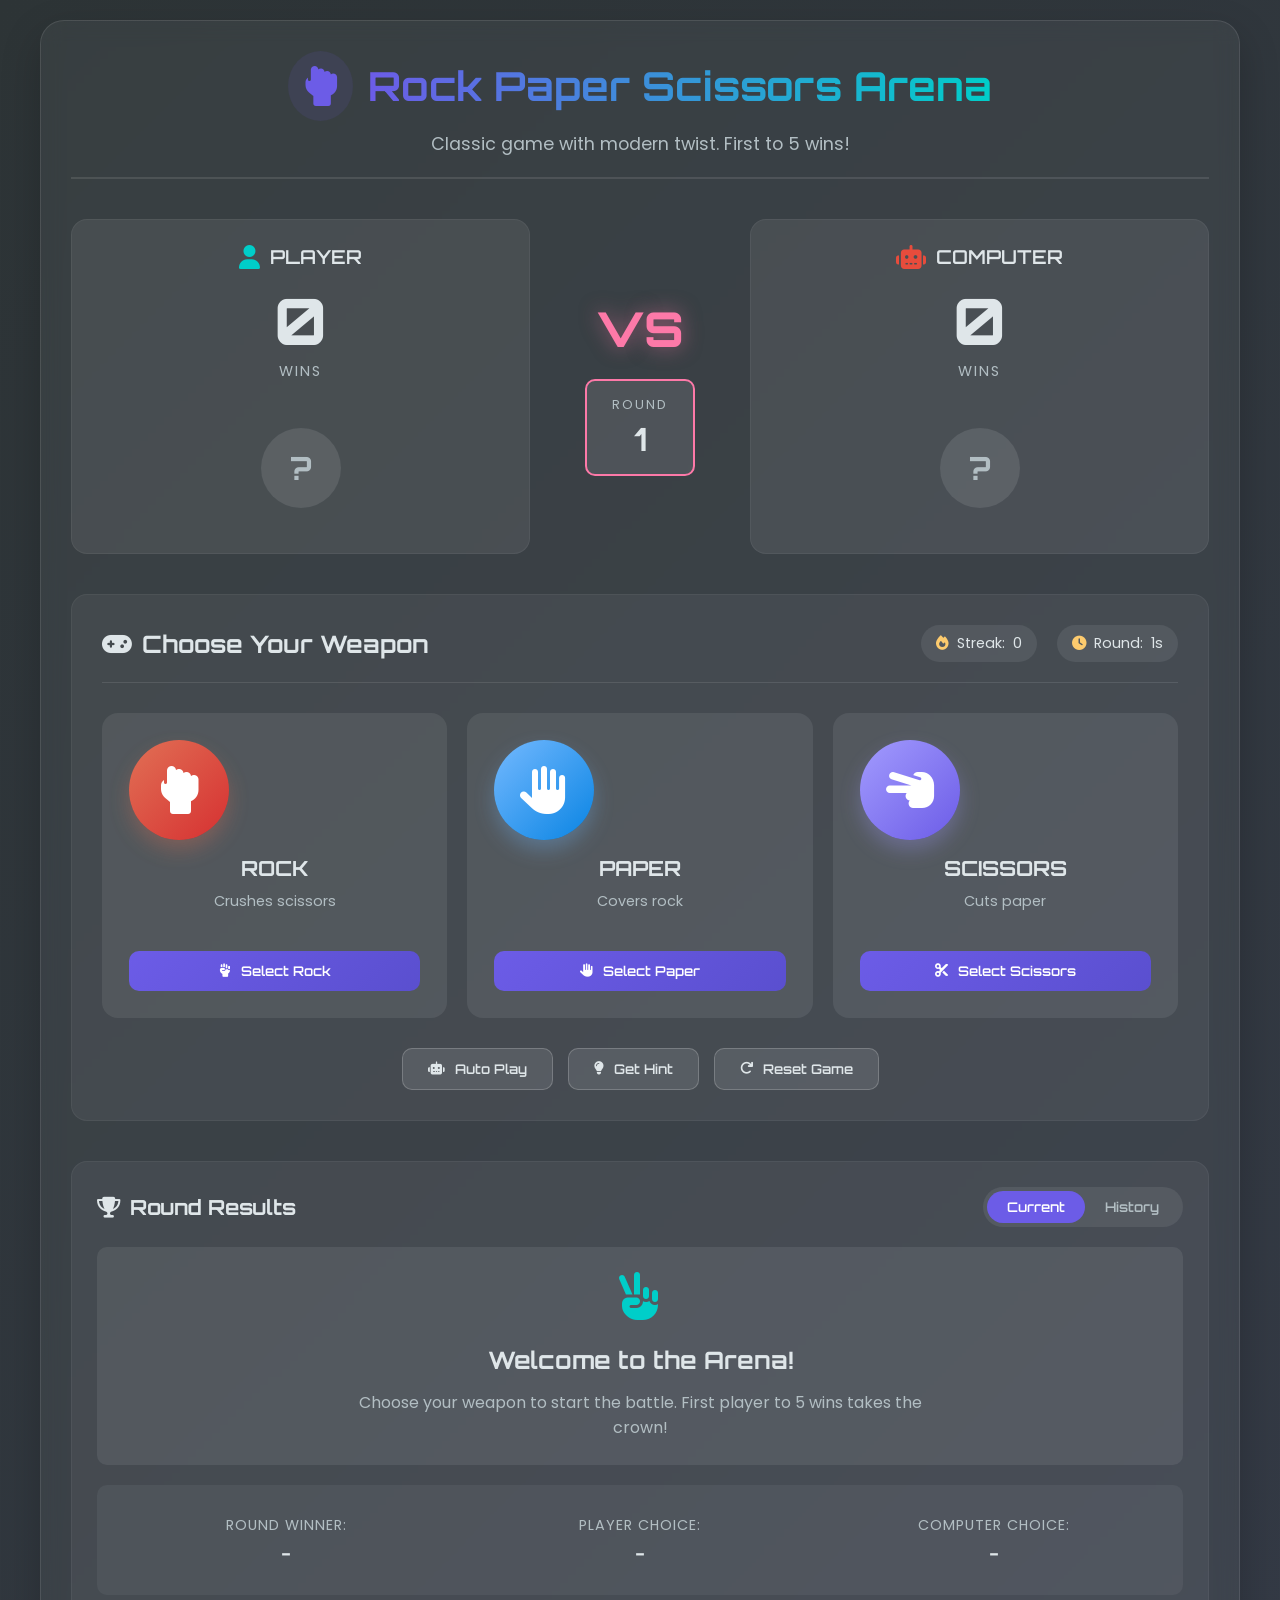
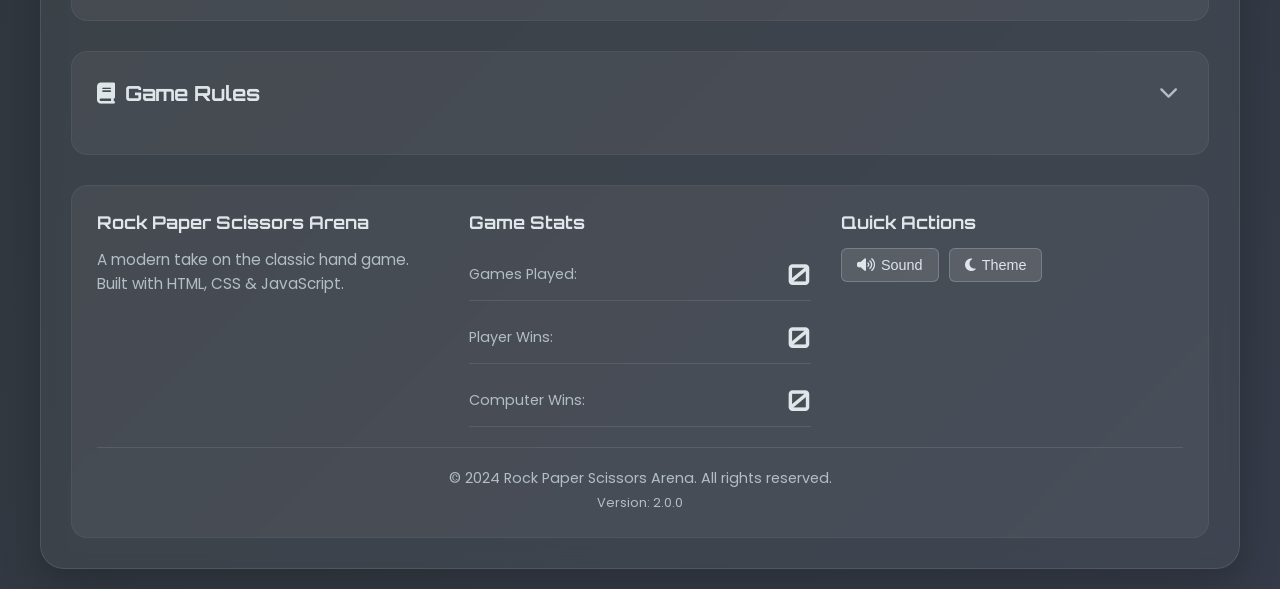
<file: minigame/index.html>
<!DOCTYPE html>
<html lang="en">
<head>
    <meta charset="UTF-8">
    <meta name="viewport" content="width=device-width, initial-scale=1.0">
    <title>Rock Paper Scissors Arena | Classic Game</title>
    <link rel="stylesheet" href="styles.css">
    <link rel="stylesheet" href="https://cdnjs.cloudflare.com/ajax/libs/font-awesome/6.4.0/css/all.min.css">
    <link href="https://fonts.googleapis.com/css2?family=Orbitron:wght@400;500;600;700&family=Poppins:wght@300;400;500;600&display=swap" rel="stylesheet">
</head>
<body>
    <div class="game-container">
        <!-- Game Header -->
        <header class="game-header">
            <div class="logo">
                <i class="fas fa-hand-rock"></i>
                <h1>Rock Paper Scissors Arena</h1>
            </div>
            <p class="game-subtitle">Classic game with modern twist. First to 5 wins!</p>
        </header>

        <!-- Game Stats -->
        <div class="stats-container">
            <div class="stat-card player-stat">
                <div class="stat-header">
                    <i class="fas fa-user"></i>
                    <h3>PLAYER</h3>
                </div>
                <div class="stat-score">
                    <span class="score-value" id="player-score">0</span>
                    <span class="score-label">Wins</span>
                </div>
                <div class="stat-choice" id="player-choice">
                    <div class="choice-placeholder">?</div>
                </div>
            </div>

            <div class="stat-card vs-stat">
                <div class="vs-container">
                    <span class="vs-text">VS</span>
                    <div class="round-counter">
                        <span class="round-label">ROUND</span>
                        <span class="round-number" id="round-number">1</span>
                    </div>
                </div>
            </div>

            <div class="stat-card computer-stat">
                <div class="stat-header">
                    <i class="fas fa-robot"></i>
                    <h3>COMPUTER</h3>
                </div>
                <div class="stat-score">
                    <span class="score-value" id="computer-score">0</span>
                    <span class="score-label">Wins</span>
                </div>
                <div class="stat-choice" id="computer-choice">
                    <div class="choice-placeholder">?</div>
                </div>
            </div>
        </div>

        <!-- Game Arena -->
        <div class="arena-container">
            <div class="arena-header">
                <h2><i class="fas fa-gamepad"></i> Choose Your Weapon</h2>
                <div class="game-info">
                    <span class="info-item" id="win-streak">
                        <i class="fas fa-fire"></i> Streak: <span id="streak-count">0</span>
                    </span>
                    <span class="info-item" id="timer">
                        <i class="fas fa-clock"></i> Round: <span id="round-time">0s</span>
                    </span>
                </div>
            </div>

            <!-- Player Choices -->
            <div class="choices-container">
                <div class="choice-card" data-choice="rock">
                    <div class="choice-icon rock">
                        <i class="fas fa-hand-rock"></i>
                    </div>
                    <h3>ROCK</h3>
                    <p class="choice-desc">Crushes scissors</p>
                    <button class="choice-btn" id="rock-btn">
                        <i class="fas fa-fist-raised"></i> Select Rock
                    </button>
                </div>

                <div class="choice-card" data-choice="paper">
                    <div class="choice-icon paper">
                        <i class="fas fa-hand-paper"></i>
                    </div>
                    <h3>PAPER</h3>
                    <p class="choice-desc">Covers rock</p>
                    <button class="choice-btn" id="paper-btn">
                        <i class="fas fa-hand-paper"></i> Select Paper
                    </button>
                </div>

                <div class="choice-card" data-choice="scissors">
                    <div class="choice-icon scissors">
                        <i class="fas fa-hand-scissors"></i>
                    </div>
                    <h3>SCISSORS</h3>
                    <p class="choice-desc">Cuts paper</p>
                    <button class="choice-btn" id="scissors-btn">
                        <i class="fas fa-cut"></i> Select Scissors
                    </button>
                </div>
            </div>

            <!-- Game Controls -->
            <div class="controls-container">
                <button class="control-btn" id="auto-play-btn">
                    <i class="fas fa-robot"></i> Auto Play
                </button>
                <button class="control-btn" id="hint-btn">
                    <i class="fas fa-lightbulb"></i> Get Hint
                </button>
                <button class="control-btn" id="reset-btn">
                    <i class="fas fa-redo"></i> Reset Game
                </button>
            </div>
        </div>

        <!-- Results Display -->
        <div class="results-container">
            <div class="results-header">
                <h3><i class="fas fa-trophy"></i> Round Results</h3>
                <div class="results-toggle">
                    <button class="toggle-btn active" data-view="current">Current</button>
                    <button class="toggle-btn" data-view="history">History</button>
                </div>
            </div>

            <!-- Current Result -->
            <div class="result-view active" id="current-result">
                <div class="result-message" id="results-msg">
                    <div class="welcome-message">
                        <i class="fas fa-hand-peace"></i>
                        <h3>Welcome to the Arena!</h3>
                        <p>Choose your weapon to start the battle. First player to 5 wins takes the crown!</p>
                    </div>
                </div>
                <div class="result-details">
                    <div class="detail-item">
                        <span class="detail-label">Round Winner:</span>
                        <span class="detail-value" id="round-winner">-</span>
                    </div>
                    <div class="detail-item">
                        <span class="detail-label">Player Choice:</span>
                        <span class="detail-value" id="player-choice-text">-</span>
                    </div>
                    <div class="detail-item">
                        <span class="detail-label">Computer Choice:</span>
                        <span class="detail-value" id="computer-choice-text">-</span>
                    </div>
                </div>
            </div>

            <!-- Game History -->
            <div class="result-view" id="history-result">
                <div class="history-header">
                    <h4>Game History</h4>
                    <button class="clear-history" id="clear-history">
                        <i class="fas fa-trash"></i> Clear
                    </button>
                </div>
                <div class="history-list" id="history-list">
                    <!-- History items will be added here -->
                </div>
            </div>

            <!-- Winner Announcement -->
            <div class="winner-container" id="winner-msg" style="display: none;">
                <div class="winner-card">
                    <div class="winner-icon">
                        <i class="fas fa-crown"></i>
                    </div>
                    <h2 id="winner-text">Player Wins the Game!</h2>
                    <p id="winner-details">Congratulations! You've defeated the computer.</p>
                    <div class="winner-stats">
                        <div class="winner-stat">
                            <span class="stat-name">Total Rounds</span>
                            <span class="stat-value" id="total-rounds">0</span>
                        </div>
                        <div class="winner-stat">
                            <span class="stat-name">Win Rate</span>
                            <span class="stat-value" id="win-rate">0%</span>
                        </div>
                        <div class="winner-stat">
                            <span class="stat-name">Best Streak</span>
                            <span class="stat-value" id="best-streak">0</span>
                        </div>
                    </div>
                    <button class="play-again-btn" id="play-again-btn">
                        <i class="fas fa-play-circle"></i> Play Again
                    </button>
                </div>
            </div>
        </div>

        <!-- Game Rules -->
        <div class="rules-container">
            <div class="rules-header">
                <h3><i class="fas fa-book"></i> Game Rules</h3>
                <button class="rules-toggle" id="rules-toggle">
                    <i class="fas fa-chevron-down"></i>
                </button>
            </div>
            <div class="rules-content" id="rules-content">
                <div class="rules-grid">
                    <div class="rule-item">
                        <div class="rule-icon win">
                            <i class="fas fa-trophy"></i>
                        </div>
                        <h4>Winning Moves</h4>
                        <ul>
                            <li><strong>Rock</strong> crushes Scissors</li>
                            <li><strong>Scissors</strong> cuts Paper</li>
                            <li><strong>Paper</strong> covers Rock</li>
                        </ul>
                    </div>
                    <div class="rule-item">
                        <div class="rule-icon tie">
                            <i class="fas fa-handshake"></i>
                        </div>
                        <h4>Tie Game</h4>
                        <p>If both players choose the same option, the round is a tie and no points are awarded.</p>
                    </div>
                    <div class="rule-item">
                        <div class="rule-icon score">
                            <i class="fas fa-flag-checkered"></i>
                        </div>
                        <h4>Game Objective</h4>
                        <p>Be the first to win <strong>5 rounds</strong> to claim victory in the arena.</p>
                    </div>
                    <div class="rule-item">
                        <div class="rule-icon tips">
                            <i class="fas fa-brain"></i>
                        </div>
                        <h4>Pro Tips</h4>
                        <ul>
                            <li>Watch for patterns in computer choices</li>
                            <li>Use the "Get Hint" feature for strategy advice</li>
                            <li>Try Auto Play to see computer strategies</li>
                        </ul>
                    </div>
                </div>
            </div>
        </div>

        <!-- Footer -->
        <footer class="game-footer">
            <div class="footer-content">
                <div class="footer-section">
                    <h4>Rock Paper Scissors Arena</h4>
                    <p>A modern take on the classic hand game. Built with HTML, CSS & JavaScript.</p>
                </div>
                <div class="footer-section">
                    <h4>Game Stats</h4>
                    <div class="footer-stats">
                        <div class="footer-stat">
                            <span class="stat-label">Games Played:</span>
                            <span class="stat-value" id="total-games">0</span>
                        </div>
                        <div class="footer-stat">
                            <span class="stat-label">Player Wins:</span>
                            <span class="stat-value" id="player-wins">0</span>
                        </div>
                        <div class="footer-stat">
                            <span class="stat-label">Computer Wins:</span>
                            <span class="stat-value" id="computer-wins">0</span>
                        </div>
                    </div>
                </div>
                <div class="footer-section">
                    <h4>Quick Actions</h4>
                    <div class="footer-actions">
                        <button class="footer-btn" id="sound-toggle">
                            <i class="fas fa-volume-up"></i> Sound
                        </button>
                        <button class="footer-btn" id="theme-toggle">
                            <i class="fas fa-moon"></i> Theme
                        </button>
                    </div>
                </div>
            </div>
            <div class="footer-bottom">
                <p>© 2024 Rock Paper Scissors Arena. All rights reserved.</p>
                <p class="version">Version: <span id="game-version">2.0.0</span></p>
            </div>
        </footer>
    </div>

    <script src="script.js"></script>
</body>
</html>
</file>
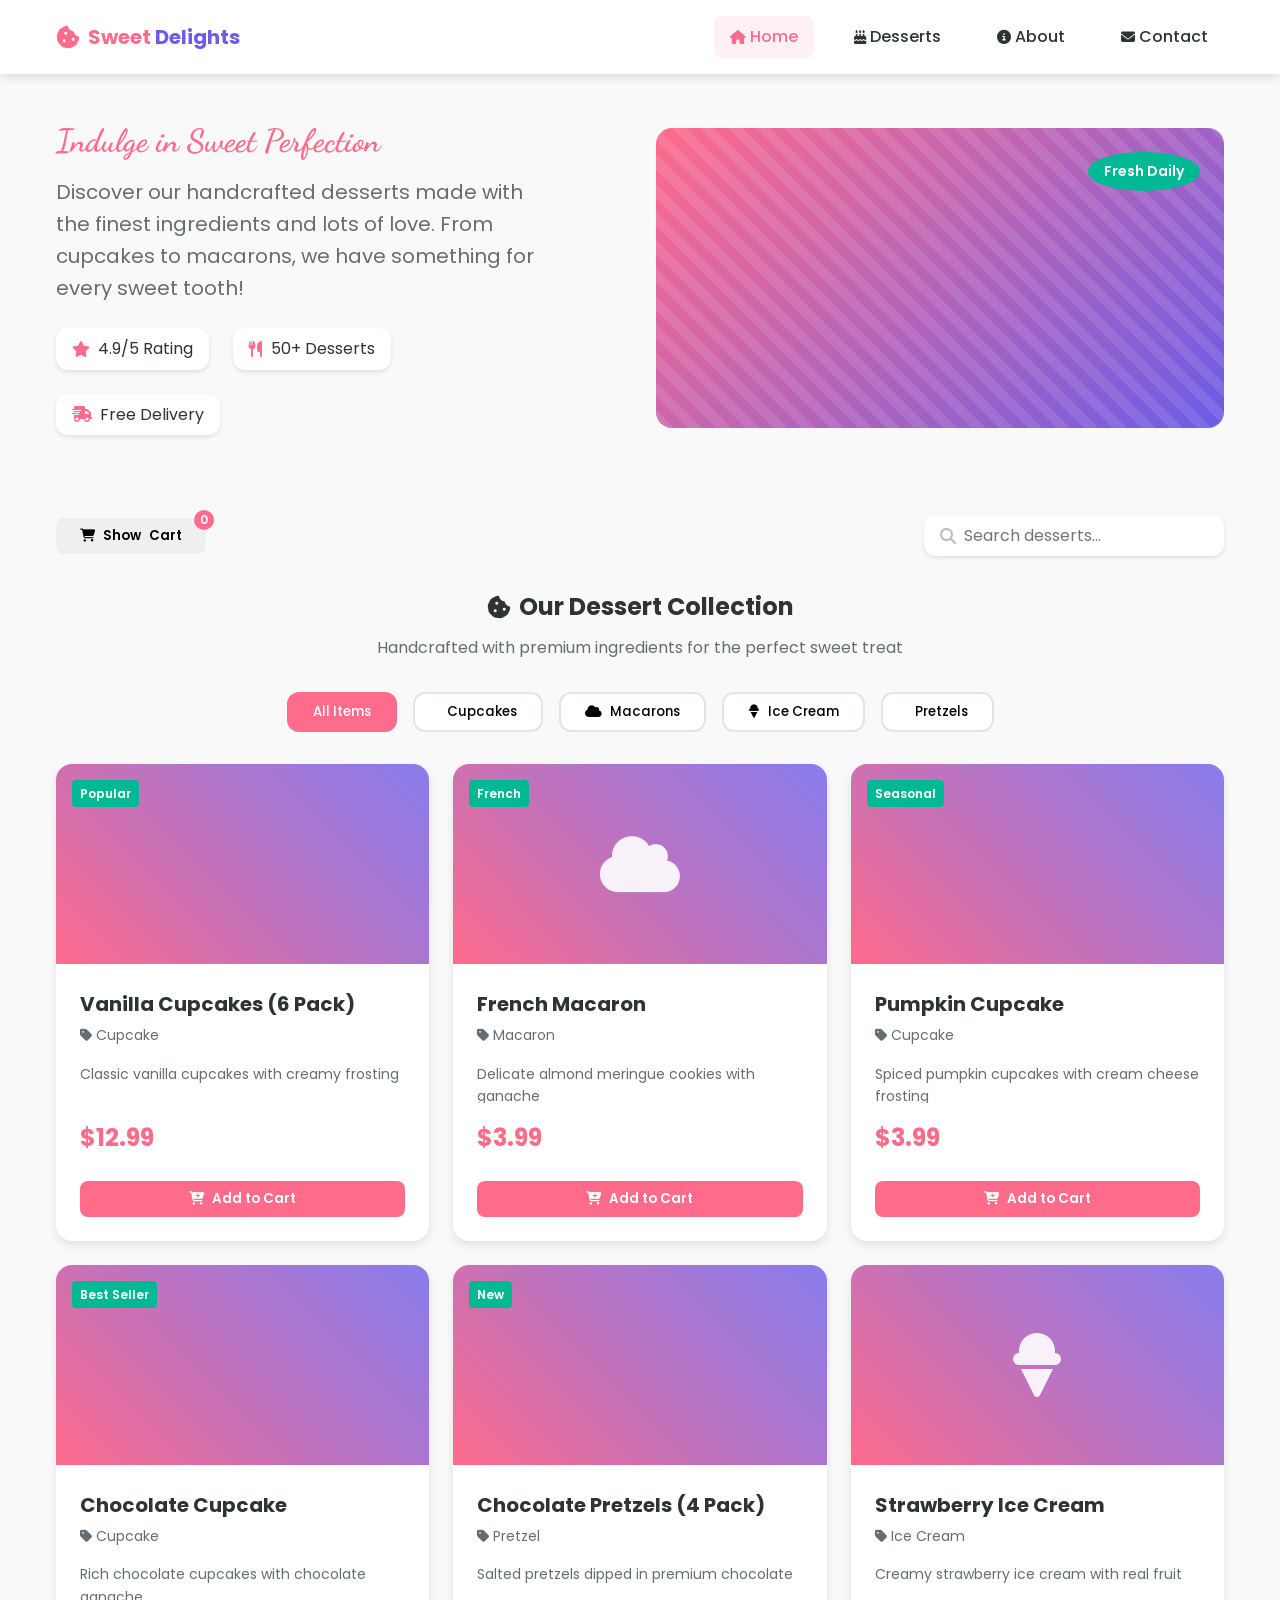
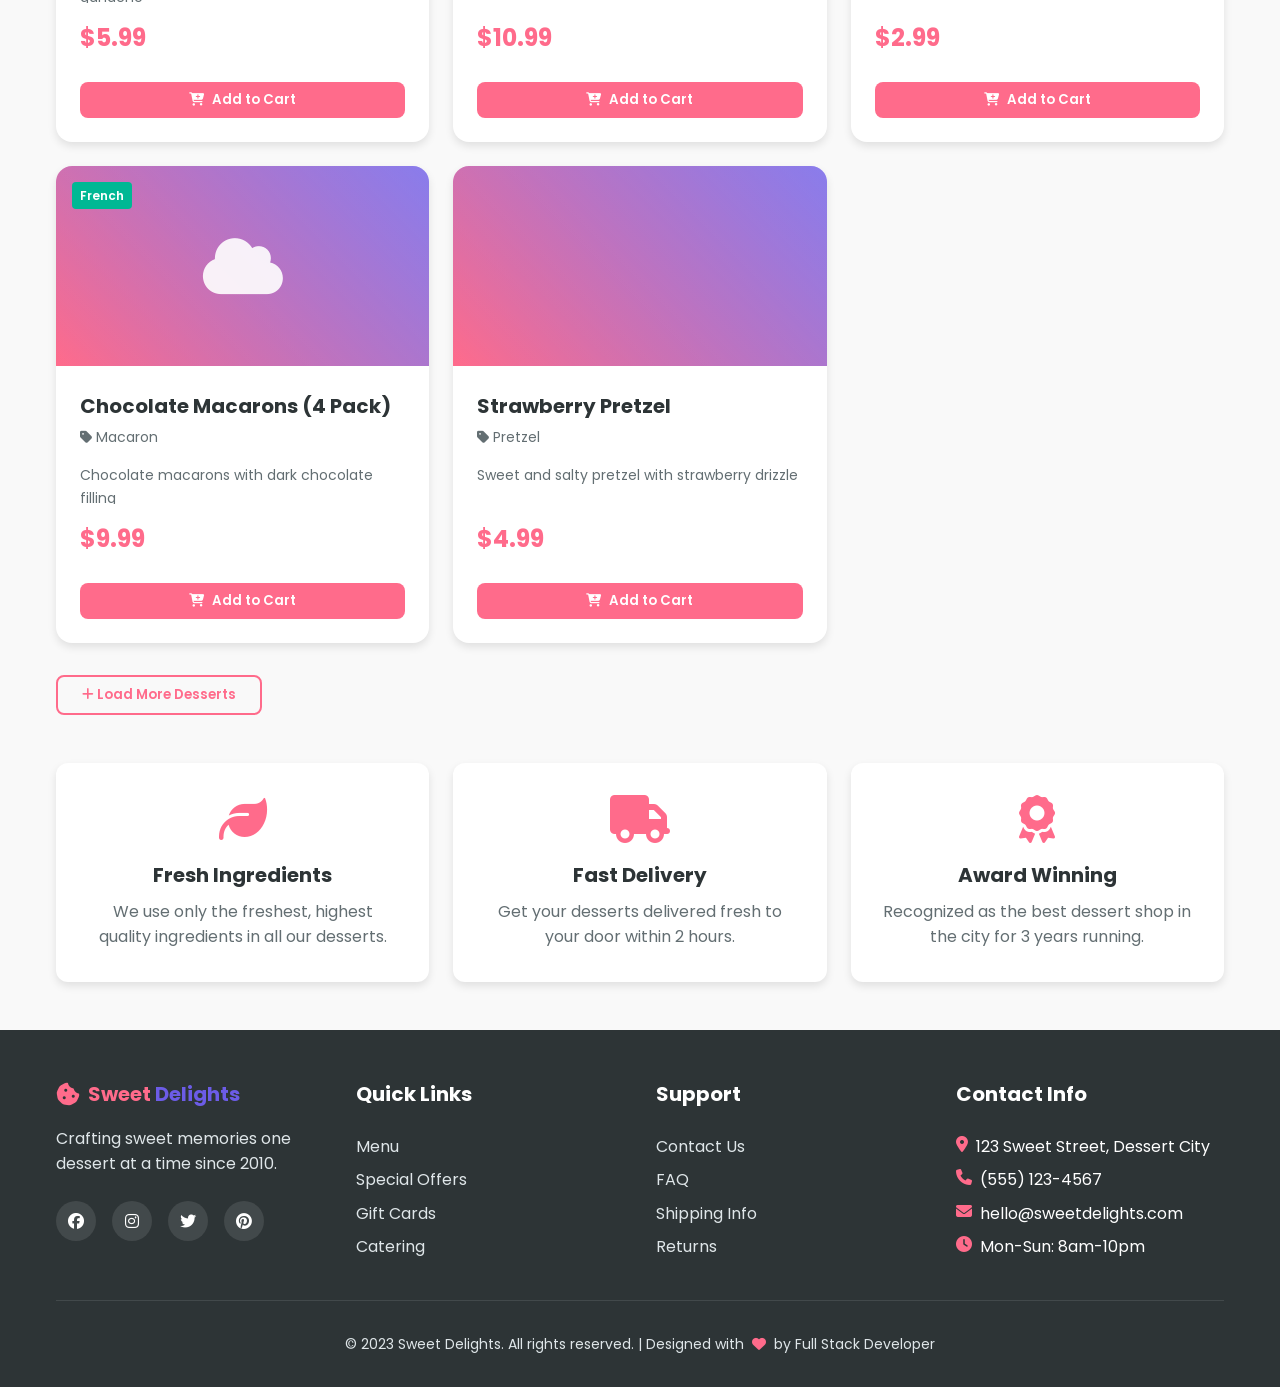
<file: shopping-cart/index.html>
<!DOCTYPE html>
<html lang="en">
  <head>
    <meta charset="UTF-8" />
    <meta name="viewport" content="width=device-width, initial-scale=1.0" />
    <meta name="description" content="Dessert shopping cart application">
    <meta name="keywords" content="desserts, shopping cart, bakery, sweets">
    <meta name="author" content="Full Stack Developer">
    <title>Sweet Delights - Dessert Shop</title>
    <link rel="stylesheet" href="./styles.css" />
    <link rel="stylesheet" href="https://cdnjs.cloudflare.com/ajax/libs/font-awesome/6.4.0/css/all.min.css">
    <link href="https://fonts.googleapis.com/css2?family=Poppins:wght@300;400;500;600;700&family=Dancing+Script:wght@400;500;600&display=swap" rel="stylesheet">
  </head>
  <body>
    <!-- Header Section -->
    <header class="main-header">
      <div class="container">
        <div class="logo-section">
          <i class="fas fa-cookie-bite logo-icon"></i>
          <h1 class="logo">
            <span class="logo-sweet">Sweet</span>
            <span class="logo-delights">Delights</span>
          </h1>
        </div>
        <nav class="main-nav">
          <ul>
            <li><a href="#" class="nav-link active"><i class="fas fa-home"></i> Home</a></li>
            <li><a href="#" class="nav-link"><i class="fas fa-birthday-cake"></i> Desserts</a></li>
            <li><a href="#" class="nav-link"><i class="fas fa-info-circle"></i> About</a></li>
            <li><a href="#" class="nav-link"><i class="fas fa-envelope"></i> Contact</a></li>
          </ul>
        </nav>
      </div>
    </header>

    <!-- Main Content -->
    <main class="main-content">
      <div class="container">
        <!-- Hero Section -->
        <section class="hero">
          <div class="hero-content">
            <h2 class="hero-title">Indulge in Sweet Perfection</h2>
            <p class="hero-description">Discover our handcrafted desserts made with the finest ingredients and lots of love. From cupcakes to macarons, we have something for every sweet tooth!</p>
            <div class="hero-stats">
              <div class="stat">
                <i class="fas fa-star"></i>
                <span>4.9/5 Rating</span>
              </div>
              <div class="stat">
                <i class="fas fa-utensils"></i>
                <span>50+ Desserts</span>
              </div>
              <div class="stat">
                <i class="fas fa-shipping-fast"></i>
                <span>Free Delivery</span>
              </div>
            </div>
          </div>
          <div class="hero-image">
            <div class="hero-badge">
              <span>Fresh Daily</span>
            </div>
          </div>
        </section>

        <!-- Cart Controls -->
        <div class="cart-controls">
          <button id="cart-btn" type="button" class="btn cart-toggle-btn">
            <i class="fas fa-shopping-cart"></i>
            <span id="show-hide-cart">Show</span> Cart
            <span id="cart-count" class="cart-count">0</span>
          </button>
          <div class="search-bar">
            <i class="fas fa-search"></i>
            <input type="text" id="search-input" placeholder="Search desserts...">
          </div>
        </div>

        <!-- Cart Container -->
        <div id="cart-container" class="cart-panel">
          <div class="cart-header">
            <h3><i class="fas fa-shopping-bag"></i> Your Cart</h3>
            <button class="btn btn-close" id="close-cart-btn">
              <i class="fas fa-times"></i>
            </button>
          </div>
          
          <div class="cart-body">
            <div id="products-container" class="cart-items">
              <div class="empty-cart-message">
                <i class="fas fa-shopping-cart"></i>
                <p>Your cart is empty</p>
                <p class="empty-cart-subtext">Add some delicious desserts!</p>
              </div>
            </div>
            
            <div class="cart-summary">
              <div class="summary-row">
                <span>Subtotal</span>
                <span id="subtotal">$0.00</span>
              </div>
              <div class="summary-row">
                <span>Tax (8.25%)</span>
                <span id="taxes">$0.00</span>
              </div>
              <div class="summary-row total">
                <span>Total</span>
                <span id="total">$0.00</span>
              </div>
              <div class="summary-row items-count">
                <span>Total Items:</span>
                <span id="total-items">0</span>
              </div>
            </div>
            
            <div class="cart-actions">
              <button class="btn btn-secondary" id="clear-cart-btn">
                <i class="fas fa-trash-alt"></i> Clear Cart
              </button>
              <button class="btn btn-primary" id="checkout-btn">
                <i class="fas fa-credit-card"></i> Checkout
              </button>
            </div>
          </div>
        </div>

        <!-- Desserts Section -->
        <section class="desserts-section">
          <div class="section-header">
            <h2><i class="fas fa-cookie-bite"></i> Our Dessert Collection</h2>
            <p>Handcrafted with premium ingredients for the perfect sweet treat</p>
          </div>
          
          <!-- Category Filters -->
          <div class="category-filters">
            <button class="filter-btn active" data-category="all">All Items</button>
            <button class="filter-btn" data-category="Cupcake">
              <i class="fas fa-cupcake"></i> Cupcakes
            </button>
            <button class="filter-btn" data-category="Macaron">
              <i class="fas fa-cloud"></i> Macarons
            </button>
            <button class="filter-btn" data-category="Ice Cream">
              <i class="fas fa-ice-cream"></i> Ice Cream
            </button>
            <button class="filter-btn" data-category="Pretzel">
              <i class="fas fa-pretzel"></i> Pretzels
            </button>
          </div>

          <!-- Dessert Cards Container -->
          <div id="dessert-card-container" class="dessert-grid"></div>
          
          <!-- Load More Button -->
          <div class="load-more-container">
            <button id="load-more-btn" class="btn btn-outline">
              <i class="fas fa-plus"></i> Load More Desserts
            </button>
          </div>
        </section>

        <!-- Features Section -->
        <section class="features-section">
          <div class="feature-card">
            <i class="fas fa-leaf"></i>
            <h4>Fresh Ingredients</h4>
            <p>We use only the freshest, highest quality ingredients in all our desserts.</p>
          </div>
          <div class="feature-card">
            <i class="fas fa-truck"></i>
            <h4>Fast Delivery</h4>
            <p>Get your desserts delivered fresh to your door within 2 hours.</p>
          </div>
          <div class="feature-card">
            <i class="fas fa-award"></i>
            <h4>Award Winning</h4>
            <p>Recognized as the best dessert shop in the city for 3 years running.</p>
          </div>
        </section>
      </div>
    </main>

    <!-- Footer -->
    <footer class="main-footer">
      <div class="container">
        <div class="footer-content">
          <div class="footer-section">
            <div class="logo-section">
              <i class="fas fa-cookie-bite logo-icon"></i>
              <h3 class="logo">
                <span class="logo-sweet">Sweet</span>
                <span class="logo-delights">Delights</span>
              </h3>
            </div>
            <p class="footer-description">Crafting sweet memories one dessert at a time since 2010.</p>
            <div class="social-icons">
              <a href="#"><i class="fab fa-facebook"></i></a>
              <a href="#"><i class="fab fa-instagram"></i></a>
              <a href="#"><i class="fab fa-twitter"></i></a>
              <a href="#"><i class="fab fa-pinterest"></i></a>
            </div>
          </div>
          
          <div class="footer-section">
            <h4>Quick Links</h4>
            <ul>
              <li><a href="#">Menu</a></li>
              <li><a href="#">Special Offers</a></li>
              <li><a href="#">Gift Cards</a></li>
              <li><a href="#">Catering</a></li>
            </ul>
          </div>
          
          <div class="footer-section">
            <h4>Support</h4>
            <ul>
              <li><a href="#">Contact Us</a></li>
              <li><a href="#">FAQ</a></li>
              <li><a href="#">Shipping Info</a></li>
              <li><a href="#">Returns</a></li>
            </ul>
          </div>
          
          <div class="footer-section">
            <h4>Contact Info</h4>
            <ul class="contact-info">
              <li><i class="fas fa-map-marker-alt"></i> 123 Sweet Street, Dessert City</li>
              <li><i class="fas fa-phone"></i> (555) 123-4567</li>
              <li><i class="fas fa-envelope"></i> hello@sweetdelights.com</li>
              <li><i class="fas fa-clock"></i> Mon-Sun: 8am-10pm</li>
            </ul>
          </div>
        </div>
        
        <div class="footer-bottom">
          <p>&copy; 2023 Sweet Delights. All rights reserved. | Designed with <i class="fas fa-heart"></i> by Full Stack Developer</p>
        </div>
      </div>
    </footer>

    <!-- Notification Toast -->
    <div id="toast" class="toast">
      <div class="toast-content">
        <i class="fas fa-check-circle"></i>
        <span class="toast-message">Item added to cart!</span>
      </div>
    </div>

    <script src="./script.js"></script>
  </body>
</html>
</file>
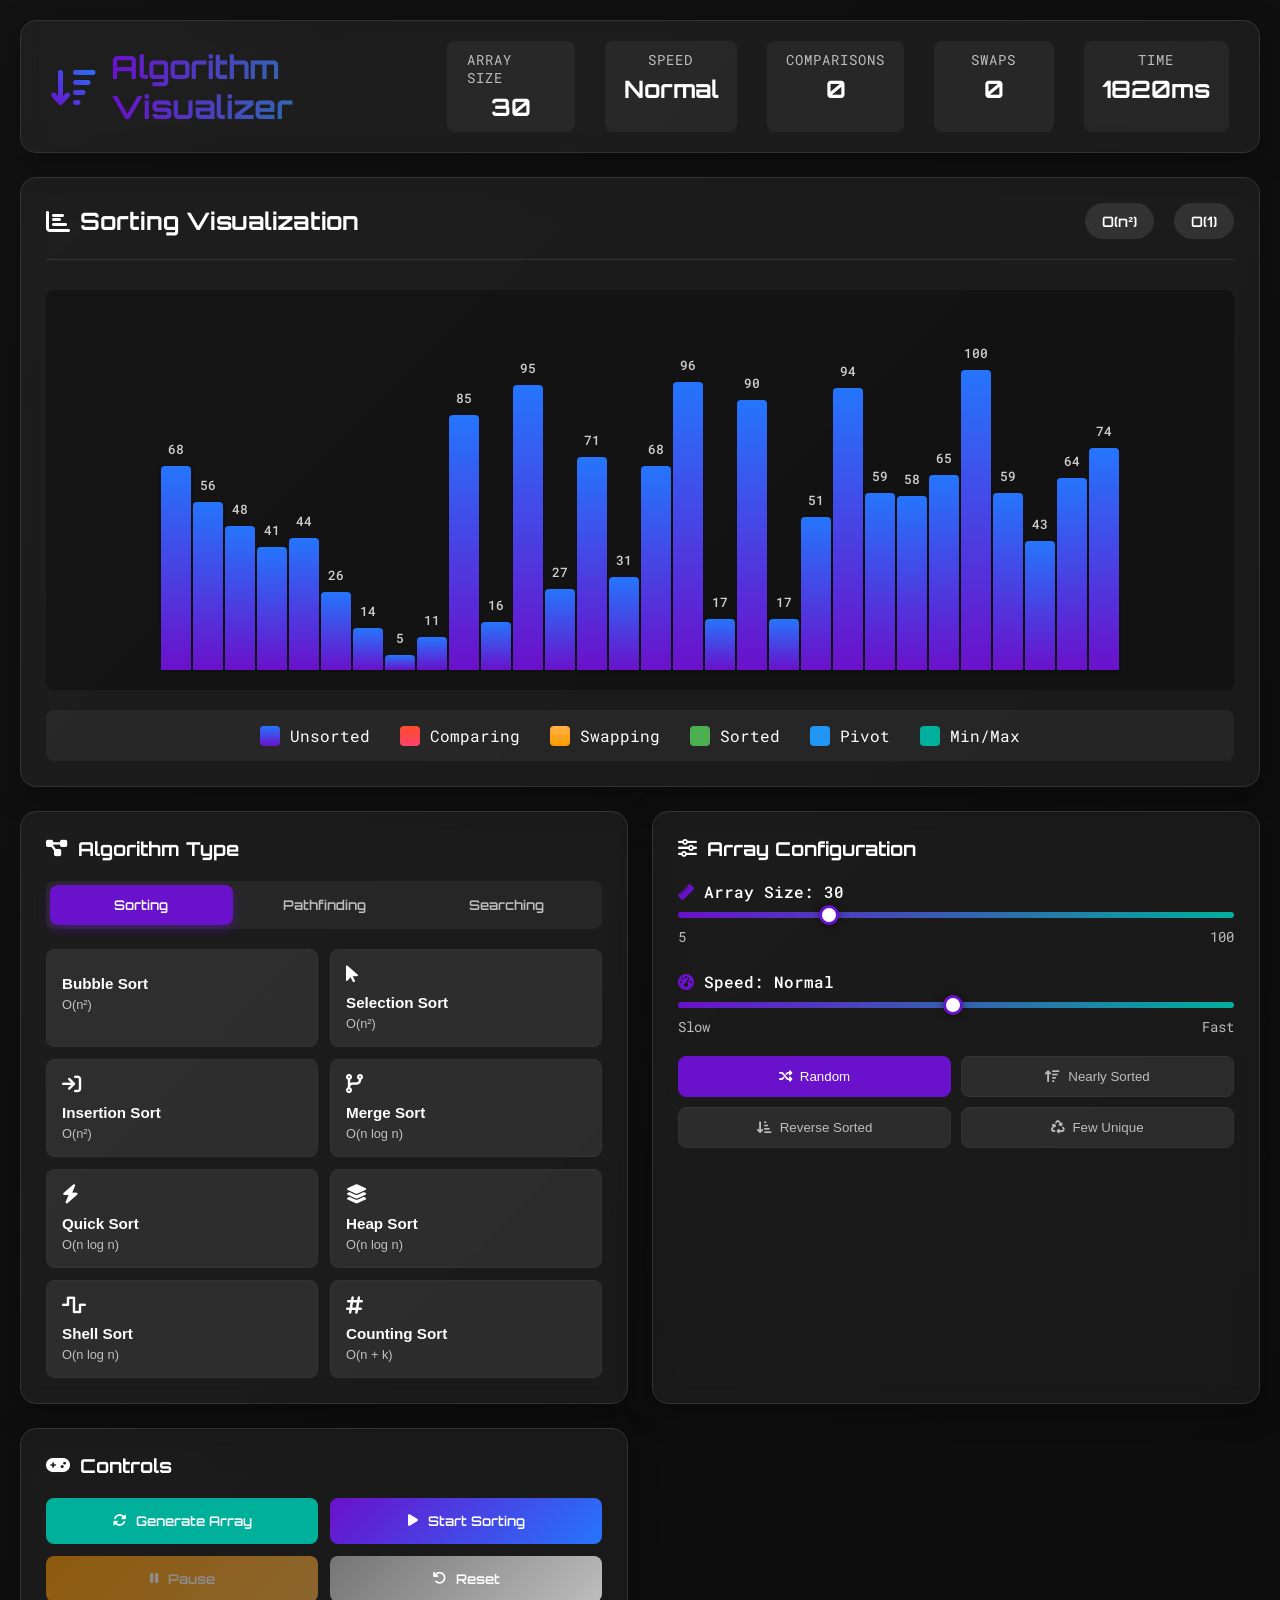
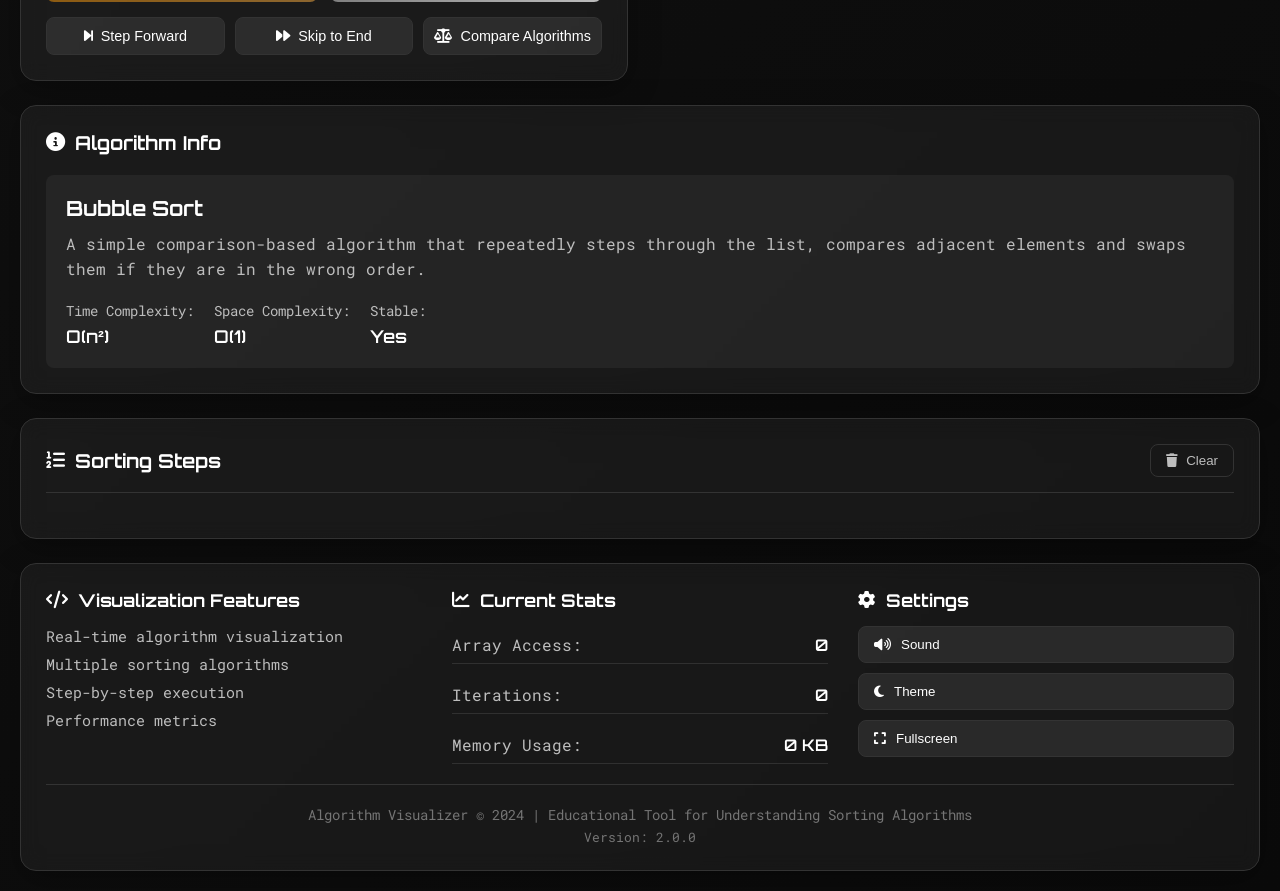
<file: sorting-visualizer/index.html>
<!DOCTYPE html>
<html lang="en">
<head>
    <meta charset="UTF-8">
    <meta name="viewport" content="width=device-width, initial-scale=1.0">
    <title>Algorithm Visualizer | Sorting & Pathfinding</title>
    <link rel="stylesheet" href="styles.css">
    <link rel="stylesheet" href="https://cdnjs.cloudflare.com/ajax/libs/font-awesome/6.4.0/css/all.min.css">
    <link href="https://fonts.googleapis.com/css2?family=Orbitron:wght@400;500;600;700&family=Roboto+Mono:wght@300;400;500&display=swap" rel="stylesheet">
</head>
<body>
    <div class="visualizer-container">
        <!-- Header -->
        <header class="visualizer-header">
            <div class="logo">
                <i class="fas fa-sort-amount-down"></i>
                <h1>Algorithm Visualizer</h1>
            </div>
            <div class="header-stats">
                <div class="stat">
                    <span class="stat-label">Array Size</span>
                    <span class="stat-value" id="array-size">30</span>
                </div>
                <div class="stat">
                    <span class="stat-label">Speed</span>
                    <span class="stat-value" id="speed-value">Normal</span>
                </div>
                <div class="stat">
                    <span class="stat-label">Comparisons</span>
                    <span class="stat-value" id="comparisons">0</span>
                </div>
                <div class="stat">
                    <span class="stat-label">Swaps</span>
                    <span class="stat-value" id="swaps">0</span>
                </div>
                <div class="stat">
                    <span class="stat-label">Time</span>
                    <span class="stat-value" id="time">0ms</span>
                </div>
            </div>
        </header>

        <!-- Main Visualization Area -->
        <div class="visualization-area">
            <div class="visualization-header">
                <h2><i class="fas fa-chart-bar"></i> Sorting Visualization</h2>
                <div class="complexity-info">
                    <span class="complexity-badge" id="time-complexity">O(n²)</span>
                    <span class="complexity-badge" id="space-complexity">O(1)</span>
                </div>
            </div>

            <div class="array-container" id="array-container">
                <!-- Bars will be generated here -->
            </div>

            <div class="legend-container">
                <div class="legend-item">
                    <div class="legend-color unsorted"></div>
                    <span>Unsorted</span>
                </div>
                <div class="legend-item">
                    <div class="legend-color comparing"></div>
                    <span>Comparing</span>
                </div>
                <div class="legend-item">
                    <div class="legend-color swapping"></div>
                    <span>Swapping</span>
                </div>
                <div class="legend-item">
                    <div class="legend-color sorted"></div>
                    <span>Sorted</span>
                </div>
                <div class="legend-item">
                    <div class="legend-color pivot"></div>
                    <span>Pivot</span>
                </div>
                <div class="legend-item">
                    <div class="legend-color min"></div>
                    <span>Min/Max</span>
                </div>
            </div>
        </div>

        <!-- Controls Panel -->
        <div class="controls-panel">
            <!-- Algorithm Selection -->
            <div class="control-section">
                <h3><i class="fas fa-project-diagram"></i> Algorithm Type</h3>
                <div class="algorithm-tabs">
                    <button class="algo-tab active" data-type="sorting">Sorting</button>
                    <button class="algo-tab" data-type="pathfinding">Pathfinding</button>
                    <button class="algo-tab" data-type="searching">Searching</button>
                </div>

                <!-- Sorting Algorithms -->
                <div class="algorithms-container active" id="sorting-algorithms">
                    <div class="algorithms-grid">
                        <button class="algorithm-btn" data-algo="bubble">
                            <i class="fas fa-bubbles"></i>
                            <span>Bubble Sort</span>
                            <small>O(n²)</small>
                        </button>
                        <button class="algorithm-btn" data-algo="selection">
                            <i class="fas fa-mouse-pointer"></i>
                            <span>Selection Sort</span>
                            <small>O(n²)</small>
                        </button>
                        <button class="algorithm-btn" data-algo="insertion">
                            <i class="fas fa-arrow-right-to-bracket"></i>
                            <span>Insertion Sort</span>
                            <small>O(n²)</small>
                        </button>
                        <button class="algorithm-btn" data-algo="merge">
                            <i class="fas fa-code-branch"></i>
                            <span>Merge Sort</span>
                            <small>O(n log n)</small>
                        </button>
                        <button class="algorithm-btn" data-algo="quick">
                            <i class="fas fa-bolt"></i>
                            <span>Quick Sort</span>
                            <small>O(n log n)</small>
                        </button>
                        <button class="algorithm-btn" data-algo="heap">
                            <i class="fas fa-layer-group"></i>
                            <span>Heap Sort</span>
                            <small>O(n log n)</small>
                        </button>
                        <button class="algorithm-btn" data-algo="shell">
                            <i class="fas fa-wave-square"></i>
                            <span>Shell Sort</span>
                            <small>O(n log n)</small>
                        </button>
                        <button class="algorithm-btn" data-algo="counting">
                            <i class="fas fa-hashtag"></i>
                            <span>Counting Sort</span>
                            <small>O(n + k)</small>
                        </button>
                    </div>
                </div>

                <!-- Pathfinding Algorithms (Placeholder) -->
                <div class="algorithms-container" id="pathfinding-algorithms">
                    <div class="algorithms-grid">
                        <button class="algorithm-btn disabled" data-algo="dijkstra">
                            <i class="fas fa-road"></i>
                            <span>Dijkstra's</span>
                            <small>Coming Soon</small>
                        </button>
                        <button class="algorithm-btn disabled" data-algo="astar">
                            <i class="fas fa-star"></i>
                            <span>A* Search</span>
                            <small>Coming Soon</small>
                        </button>
                    </div>
                </div>
            </div>

            <!-- Array Configuration -->
            <div class="control-section">
                <h3><i class="fas fa-sliders-h"></i> Array Configuration</h3>
                <div class="control-group">
                    <div class="slider-control">
                        <label for="array-size-slider">
                            <i class="fas fa-ruler"></i> Array Size: <span id="size-value">30</span>
                        </label>
                        <input type="range" id="array-size-slider" min="5" max="100" value="30">
                        <div class="slider-labels">
                            <span>5</span>
                            <span>100</span>
                        </div>
                    </div>

                    <div class="slider-control">
                        <label for="speed-slider">
                            <i class="fas fa-tachometer-alt"></i> Speed: <span id="speed-display">Normal</span>
                        </label>
                        <input type="range" id="speed-slider" min="1" max="100" value="50">
                        <div class="slider-labels">
                            <span>Slow</span>
                            <span>Fast</span>
                        </div>
                    </div>
                </div>

                <div class="array-type-buttons">
                    <button class="array-type-btn active" data-type="random">
                        <i class="fas fa-random"></i> Random
                    </button>
                    <button class="array-type-btn" data-type="nearly-sorted">
                        <i class="fas fa-sort-amount-up"></i> Nearly Sorted
                    </button>
                    <button class="array-type-btn" data-type="reverse-sorted">
                        <i class="fas fa-sort-amount-down-alt"></i> Reverse Sorted
                    </button>
                    <button class="array-type-btn" data-type="few-unique">
                        <i class="fas fa-recycle"></i> Few Unique
                    </button>
                </div>
            </div>

            <!-- Control Buttons -->
            <div class="control-section">
                <h3><i class="fas fa-gamepad"></i> Controls</h3>
                <div class="action-buttons">
                    <button class="action-btn generate" id="generate-btn">
                        <i class="fas fa-sync-alt"></i>
                        <span>Generate Array</span>
                    </button>
                    <button class="action-btn sort" id="sort-btn">
                        <i class="fas fa-play"></i>
                        <span>Start Sorting</span>
                    </button>
                    <button class="action-btn pause" id="pause-btn" disabled>
                        <i class="fas fa-pause"></i>
                        <span>Pause</span>
                    </button>
                    <button class="action-btn reset" id="reset-btn">
                        <i class="fas fa-undo"></i>
                        <span>Reset</span>
                    </button>
                </div>

                <div class="additional-controls">
                    <button class="extra-btn" id="step-btn">
                        <i class="fas fa-step-forward"></i> Step Forward
                    </button>
                    <button class="extra-btn" id="skip-btn">
                        <i class="fas fa-forward"></i> Skip to End
                    </button>
                    <button class="extra-btn" id="compare-btn">
                        <i class="fas fa-balance-scale"></i> Compare Algorithms
                    </button>
                </div>
            </div>

            <!-- Algorithm Information -->
            <div class="control-section info-section">
                <h3><i class="fas fa-info-circle"></i> Algorithm Info</h3>
                <div class="algorithm-info" id="algorithm-info">
                    <h4 id="current-algo">Bubble Sort</h4>
                    <p id="algo-description">
                        A simple comparison-based algorithm that repeatedly steps through the list,
                        compares adjacent elements and swaps them if they are in the wrong order.
                    </p>
                    <div class="complexity-info">
                        <div class="complexity-item">
                            <span class="complexity-label">Time Complexity:</span>
                            <span class="complexity-value" id="algo-time">O(n²)</span>
                        </div>
                        <div class="complexity-item">
                            <span class="complexity-label">Space Complexity:</span>
                            <span class="complexity-value" id="algo-space">O(1)</span>
                        </div>
                        <div class="complexity-item">
                            <span class="complexity-label">Stable:</span>
                            <span class="complexity-value" id="algo-stable">Yes</span>
                        </div>
                    </div>
                </div>
            </div>
        </div>

        <!-- Steps Visualization -->
        <div class="steps-container">
            <div class="steps-header">
                <h3><i class="fas fa-list-ol"></i> Sorting Steps</h3>
                <button class="clear-steps" id="clear-steps">
                    <i class="fas fa-trash"></i> Clear
                </button>
            </div>
            <div class="steps-list" id="steps-list">
                <!-- Steps will be added here -->
            </div>
        </div>

        <!-- Footer -->
        <footer class="visualizer-footer">
            <div class="footer-content">
                <div class="footer-section">
                    <h4><i class="fas fa-code"></i> Visualization Features</h4>
                    <ul>
                        <li>Real-time algorithm visualization</li>
                        <li>Multiple sorting algorithms</li>
                        <li>Step-by-step execution</li>
                        <li>Performance metrics</li>
                    </ul>
                </div>
                <div class="footer-section">
                    <h4><i class="fas fa-chart-line"></i> Current Stats</h4>
                    <div class="current-stats">
                        <div class="current-stat">
                            <span>Array Access:</span>
                            <span id="array-access">0</span>
                        </div>
                        <div class="current-stat">
                            <span>Iterations:</span>
                            <span id="iterations">0</span>
                        </div>
                        <div class="current-stat">
                            <span>Memory Usage:</span>
                            <span id="memory">0 KB</span>
                        </div>
                    </div>
                </div>
                <div class="footer-section">
                    <h4><i class="fas fa-cog"></i> Settings</h4>
                    <div class="settings-buttons">
                        <button class="setting-btn" id="sound-toggle">
                            <i class="fas fa-volume-up"></i> Sound
                        </button>
                        <button class="setting-btn" id="theme-toggle">
                            <i class="fas fa-moon"></i> Theme
                        </button>
                        <button class="setting-btn" id="fullscreen-btn">
                            <i class="fas fa-expand"></i> Fullscreen
                        </button>
                    </div>
                </div>
            </div>
            <div class="footer-bottom">
                <p>Algorithm Visualizer © 2024 | Educational Tool for Understanding Sorting Algorithms</p>
                <p class="version">Version: <span id="version">2.0.0</span></p>
            </div>
        </footer>

        <!-- Compare Modal -->
        <div class="modal" id="compare-modal">
            <div class="modal-content">
                <div class="modal-header">
                    <h2><i class="fas fa-balance-scale"></i> Algorithm Comparison</h2>
                    <button class="close-modal">&times;</button>
                </div>
                <div class="modal-body">
                    <div class="comparison-chart" id="comparison-chart">
                        <!-- Comparison chart will be generated here -->
                    </div>
                    <div class="comparison-results" id="comparison-results">
                        <!-- Comparison results will be shown here -->
                    </div>
                </div>
                <div class="modal-footer">
                    <button class="btn btn-secondary" id="run-comparison">
                        <i class="fas fa-play"></i> Run Comparison
                    </button>
                    <button class="btn btn-primary" id="close-comparison">
                        <i class="fas fa-times"></i> Close
                    </button>
                </div>
            </div>
        </div>
    </div>

    <script src="script.js"></script>
</body>
</html>
</file>
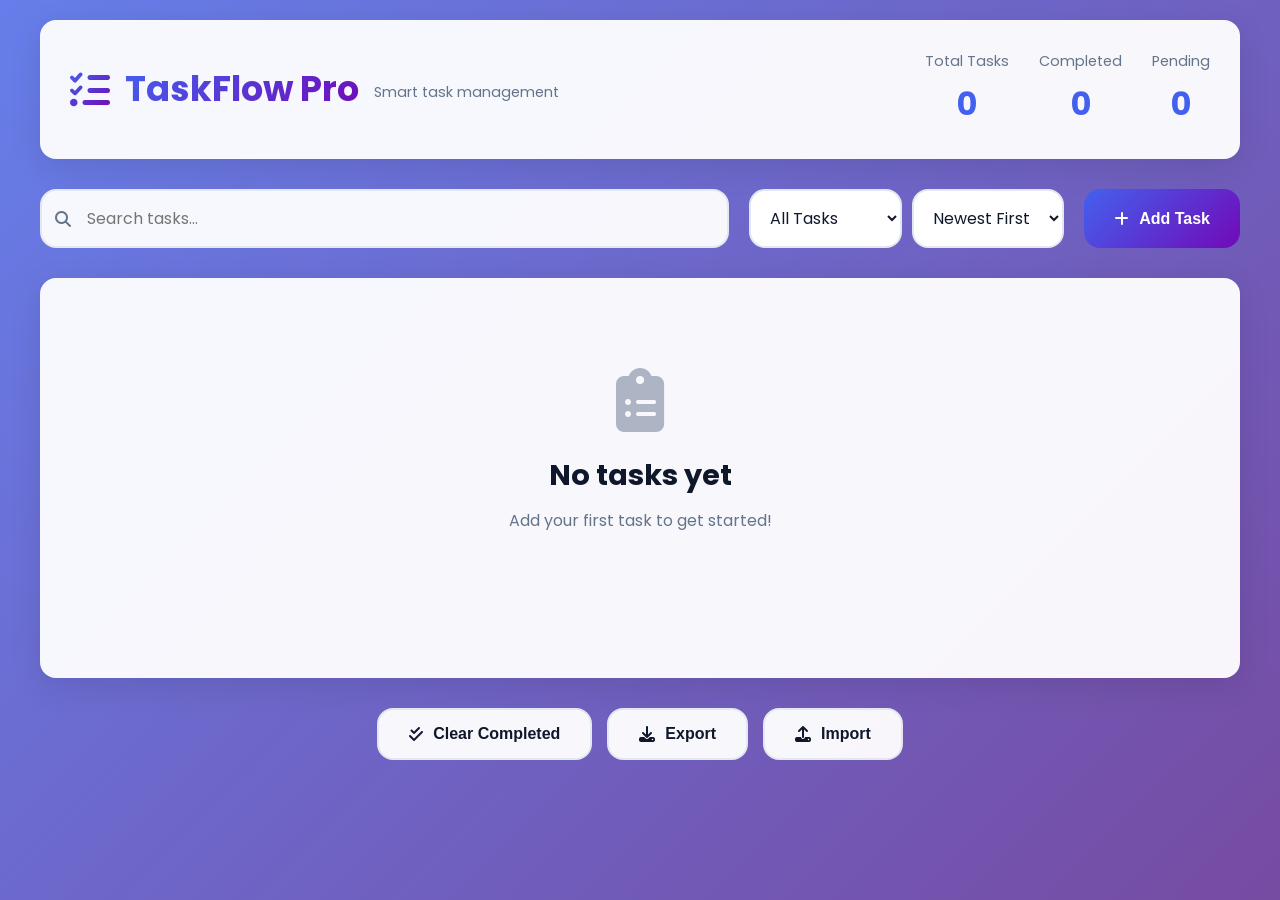
<file: todo-app/index.html>
<!DOCTYPE html>
<html lang="en">
<head>
    <meta charset="UTF-8">
    <meta name="viewport" content="width=device-width, initial-scale=1.0">
    <title>Professional Todo App | Task Manager</title>
    <link rel="stylesheet" href="https://cdnjs.cloudflare.com/ajax/libs/font-awesome/6.4.0/css/all.min.css">
    <link href="https://fonts.googleapis.com/css2?family=Poppins:wght@300;400;500;600;700&display=swap" rel="stylesheet">
    <link rel="stylesheet" href="style.css">
</head>
<body>
    <div class="container">
        <!-- Header -->
        <header class="app-header">
            <div class="logo">
                <i class="fas fa-tasks"></i>
                <h1>TaskFlow Pro</h1>
                <p class="subtitle">Smart task management</p>
            </div>
            <div class="stats">
                <div class="stat-item">
                    <span class="stat-label">Total Tasks</span>
                    <span id="total-tasks" class="stat-value">0</span>
                </div>
                <div class="stat-item">
                    <span class="stat-label">Completed</span>
                    <span id="completed-tasks" class="stat-value">0</span>
                </div>
                <div class="stat-item">
                    <span class="stat-label">Pending</span>
                    <span id="pending-tasks" class="stat-value">0</span>
                </div>
            </div>
        </header>

        <!-- Main Content -->
        <main class="app-main">
            <!-- Controls -->
            <div class="controls">
                <div class="search-container">
                    <i class="fas fa-search"></i>
                    <input type="text" id="search-input" placeholder="Search tasks..." autocomplete="off">
                </div>
                <div class="filter-controls">
                    <select id="filter-select">
                        <option value="all">All Tasks</option>
                        <option value="pending">Pending</option>
                        <option value="completed">Completed</option>
                        <option value="today">Today</option>
                        <option value="overdue">Overdue</option>
                    </select>
                    <select id="sort-select">
                        <option value="date-desc">Newest First</option>
                        <option value="date-asc">Oldest First</option>
                        <option value="priority">Priority</option>
                        <option value="title">Alphabetical</option>
                    </select>
                </div>
                <button id="add-task-btn" class="btn btn-primary">
                    <i class="fas fa-plus"></i> Add Task
                </button>
            </div>

            <!-- Tasks Container -->
            <div class="tasks-container">
                <div id="tasks-list">
                    <!-- Tasks will be loaded here -->
                </div>
                <div class="empty-state" id="empty-state">
                    <i class="fas fa-clipboard-list"></i>
                    <h3>No tasks yet</h3>
                    <p>Add your first task to get started!</p>
                </div>
            </div>

            <!-- Quick Actions -->
            <div class="quick-actions">
                <button id="clear-completed" class="btn btn-secondary">
                    <i class="fas fa-check-double"></i> Clear Completed
                </button>
                <button id="export-tasks" class="btn btn-secondary">
                    <i class="fas fa-download"></i> Export
                </button>
                <button id="import-tasks" class="btn btn-secondary">
                    <i class="fas fa-upload"></i> Import
                </button>
            </div>
        </main>

        <!-- Task Modal -->
        <div class="modal" id="task-modal">
            <div class="modal-content">
                <div class="modal-header">
                    <h2 id="modal-title">Add New Task</h2>
                    <button id="close-modal" class="close-btn">&times;</button>
                </div>
                <form id="task-form">
                    <div class="form-group">
                        <label for="task-title">Title *</label>
                        <input type="text" id="task-title" required autocomplete="off">
                    </div>
                    
                    <div class="form-row">
                        <div class="form-group">
                            <label for="task-date">Due Date</label>
                            <input type="date" id="task-date">
                        </div>
                        <div class="form-group">
                            <label for="task-priority">Priority</label>
                            <select id="task-priority">
                                <option value="low">Low</option>
                                <option value="medium" selected>Medium</option>
                                <option value="high">High</option>
                            </select>
                        </div>
                    </div>
                    
                    <div class="form-group">
                        <label for="task-description">Description</label>
                        <textarea id="task-description" rows="4" placeholder="Add details..."></textarea>
                    </div>
                    
                    <div class="form-group">
                        <label for="task-category">Category</label>
                        <select id="task-category">
                            <option value="personal">Personal</option>
                            <option value="work">Work</option>
                            <option value="shopping">Shopping</option>
                            <option value="health">Health</option>
                            <option value="other">Other</option>
                        </select>
                    </div>
                    
                    <div class="form-group checkbox-group">
                        <input type="checkbox" id="task-reminder">
                        <label for="task-reminder">Set reminder</label>
                    </div>
                    
                    <div class="modal-footer">
                        <button type="button" id="cancel-btn" class="btn btn-secondary">Cancel</button>
                        <button type="submit" id="save-task-btn" class="btn btn-primary">Save Task</button>
                    </div>
                </form>
            </div>
        </div>

        <!-- Notification -->
        <div class="notification" id="notification">
            <div class="notification-content">
                <i class="fas fa-check-circle"></i>
                <span id="notification-text">Task saved successfully!</span>
            </div>
        </div>
    </div>

    <script src="script.js"></script>
</body>
</html>
</file>
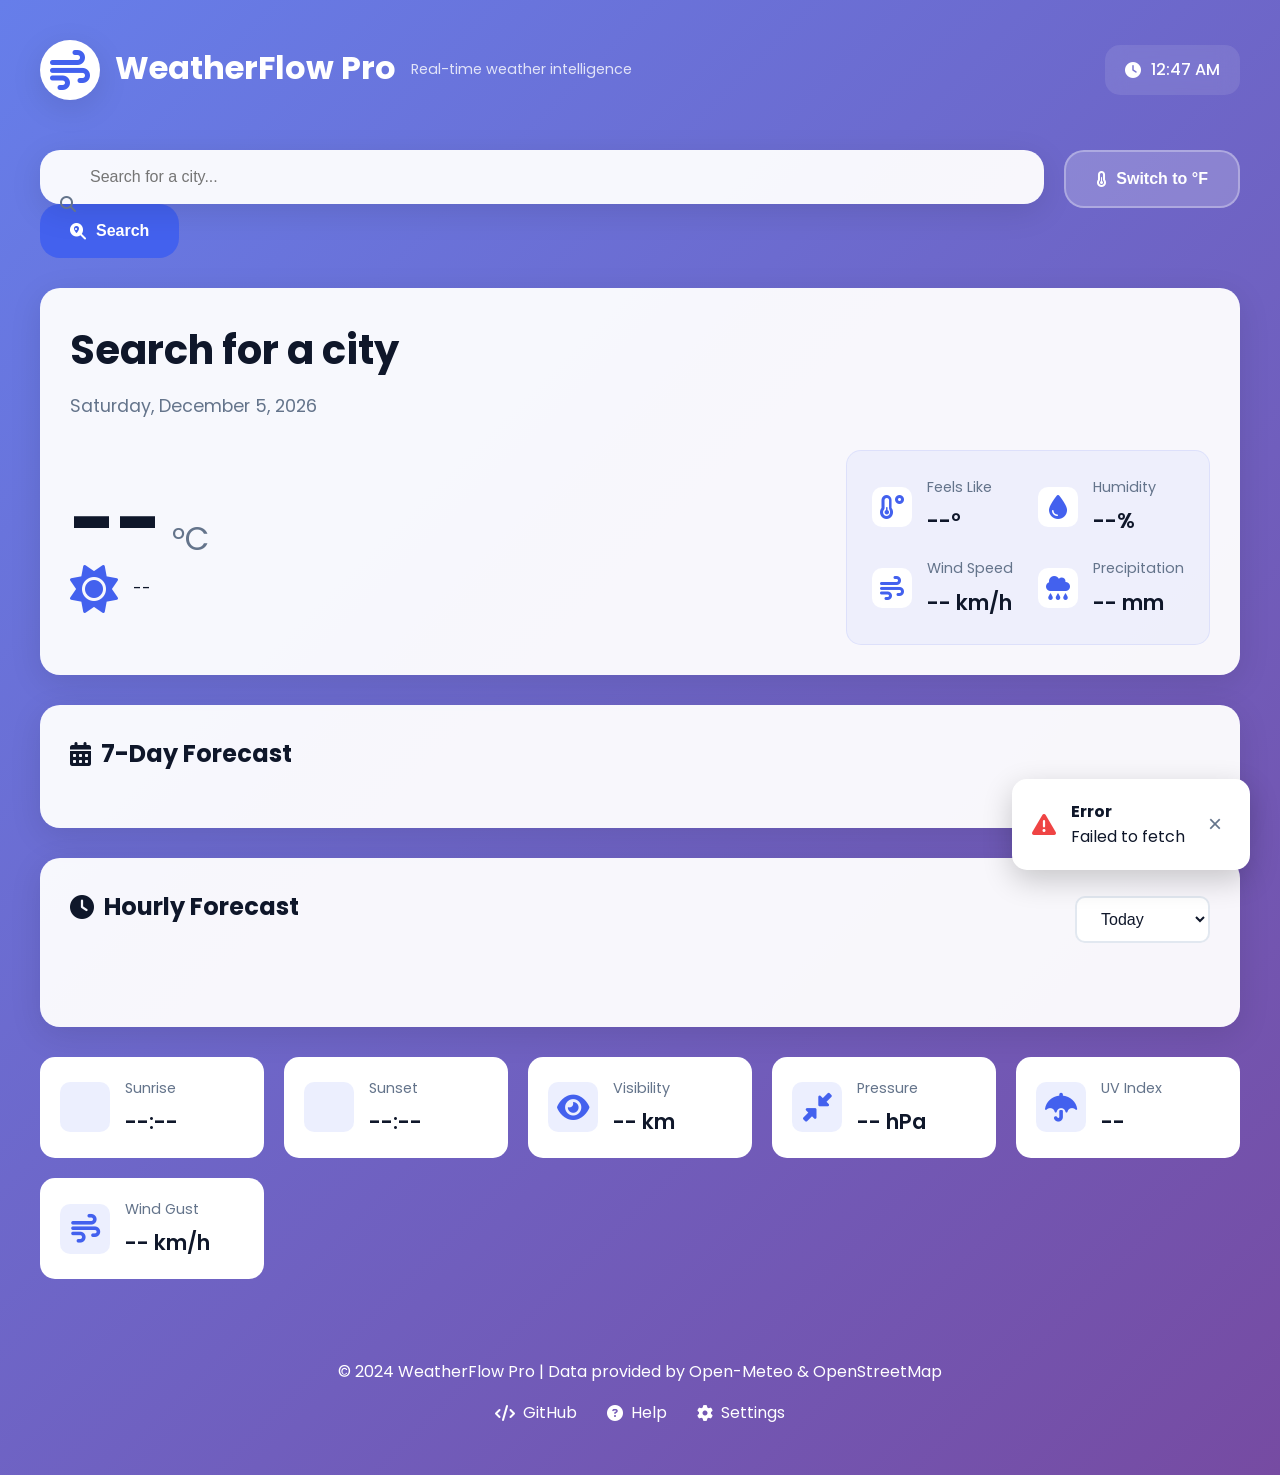
<file: weather-app/index.html>
<!DOCTYPE html>
<html lang="en">
<head>
    <meta charset="UTF-8">
    <meta name="viewport" content="width=device-width, initial-scale=1.0">
    <title>WeatherFlow Pro | Advanced Forecast</title>
    <link rel="stylesheet" href="https://cdnjs.cloudflare.com/ajax/libs/font-awesome/6.4.0/css/all.min.css">
    <link href="https://fonts.googleapis.com/css2?family=Poppins:wght@300;400;500;600;700&display=swap" rel="stylesheet">
    <link rel="stylesheet" href="style.css">
</head>
<body>
    <div class="container">
        <!-- Header -->
        <header class="app-header">
            <div class="logo">
                <i class="fas fa-wind"></i>
                <h1>WeatherFlow Pro</h1>
                <p class="subtitle">Real-time weather intelligence</p>
            </div>
            <div class="current-time" id="current-time">
                <i class="fas fa-clock"></i>
                <span>Loading...</span>
            </div>
        </header>

        <!-- Search Section -->
        <div class="search-section">
            <div class="search-container">
                <i class="fas fa-search search-icon"></i>
                <input type="text" id="search-input" placeholder="Search for a city..." autocomplete="off">
                <button id="search-btn" class="btn btn-primary">
                    <i class="fas fa-search-location"></i> Search
                </button>
            </div>
            <div class="unit-toggle">
                <button id="unit-toggle" class="btn btn-secondary" data-unit="C">
                    <i class="fas fa-thermometer-half"></i>
                    <span id="unit-text">Switch to °F</span>
                </button>
            </div>
        </div>

        <!-- Loading State -->
        <div class="loading-container" id="loading">
            <div class="spinner"></div>
            <p>Fetching weather data...</p>
        </div>

        <!-- Main Weather Display -->
        <main class="weather-display" id="weather-display">
            <!-- Current Weather -->
            <div class="current-weather card">
                <div class="location-info">
                    <h2 id="city-country">Search for a city</h2>
                    <p id="current-date" class="date">--</p>
                </div>
                
                <div class="weather-main">
                    <div class="temperature-section">
                        <div class="temp-display">
                            <span id="current-temp" class="temp-value">--</span>
                            <span class="temp-unit">°C</span>
                        </div>
                        <div class="weather-condition">
                            <i id="weather-icon" class="fas fa-sun"></i>
                            <span id="weather-desc">--</span>
                        </div>
                    </div>
                    
                    <div class="weather-details">
                        <div class="detail-item">
                            <i class="fas fa-temperature-low"></i>
                            <div>
                                <span class="label">Feels Like</span>
                                <span id="feels-like" class="value">--°</span>
                            </div>
                        </div>
                        <div class="detail-item">
                            <i class="fas fa-tint"></i>
                            <div>
                                <span class="label">Humidity</span>
                                <span id="humidity" class="value">--%</span>
                            </div>
                        </div>
                        <div class="detail-item">
                            <i class="fas fa-wind"></i>
                            <div>
                                <span class="label">Wind Speed</span>
                                <span id="wind-speed" class="value">-- km/h</span>
                            </div>
                        </div>
                        <div class="detail-item">
                            <i class="fas fa-cloud-rain"></i>
                            <div>
                                <span class="label">Precipitation</span>
                                <span id="precipitation" class="value">-- mm</span>
                            </div>
                        </div>
                    </div>
                </div>
            </div>

            <!-- Daily Forecast -->
            <div class="daily-forecast card">
                <h3 class="section-title">
                    <i class="fas fa-calendar-alt"></i> 7-Day Forecast
                </h3>
                <div class="forecast-days" id="daily-forecast">
                    <!-- Filled by JavaScript -->
                </div>
            </div>

            <!-- Hourly Forecast -->
            <div class="hourly-forecast card">
                <div class="hourly-header">
                    <h3 class="section-title">
                        <i class="fas fa-clock"></i> Hourly Forecast
                    </h3>
                    <select id="day-selector" class="day-selector">
                        <option value="0">Today</option>
                        <option value="1">Tomorrow</option>
                        <option value="2">Day 3</option>
                        <option value="3">Day 4</option>
                        <option value="4">Day 5</option>
                        <option value="5">Day 6</option>
                        <option value="6">Day 7</option>
                    </select>
                </div>
                <div class="hourly-slider" id="hourly-forecast">
                    <!-- Filled by JavaScript -->
                </div>
            </div>

            <!-- Additional Info -->
            <div class="additional-info grid">
                <div class="info-card">
                    <i class="fas fa-sunrise"></i>
                    <div>
                        <span class="label">Sunrise</span>
                        <span id="sunrise" class="value">--:--</span>
                    </div>
                </div>
                <div class="info-card">
                    <i class="fas fa-sunset"></i>
                    <div>
                        <span class="label">Sunset</span>
                        <span id="sunset" class="value">--:--</span>
                    </div>
                </div>
                <div class="info-card">
                    <i class="fas fa-eye"></i>
                    <div>
                        <span class="label">Visibility</span>
                        <span id="visibility" class="value">-- km</span>
                    </div>
                </div>
                <div class="info-card">
                    <i class="fas fa-compress-alt"></i>
                    <div>
                        <span class="label">Pressure</span>
                        <span id="pressure" class="value">-- hPa</span>
                    </div>
                </div>
                <div class="info-card">
                    <i class="fas fa-umbrella"></i>
                    <div>
                        <span class="label">UV Index</span>
                        <span id="uv-index" class="value">--</span>
                    </div>
                </div>
                <div class="info-card">
                    <i class="fas fa-wind"></i>
                    <div>
                        <span class="label">Wind Gust</span>
                        <span id="wind-gust" class="value">-- km/h</span>
                    </div>
                </div>
            </div>
        </main>

        <!-- Footer -->
        <footer class="app-footer">
            <p>© 2024 WeatherFlow Pro | Data provided by Open-Meteo & OpenStreetMap</p>
            <p class="footer-links">
                <a href="#"><i class="fas fa-code"></i> GitHub</a>
                <a href="#"><i class="fas fa-question-circle"></i> Help</a>
                <a href="#"><i class="fas fa-cog"></i> Settings</a>
            </p>
        </footer>

        <!-- Error Notification -->
        <div class="notification" id="notification">
            <div class="notification-content">
                <i class="fas fa-exclamation-triangle"></i>
                <div>
                    <strong>Error</strong>
                    <p id="error-message">Unable to fetch weather data</p>
                </div>
                <button class="close-notification">&times;</button>
            </div>
        </div>
    </div>

    <script src="script.js"></script>
</body>
</html>
</file>
<file: styles.css>
/* Reset & Base Styles */
* {
    margin: 0;
    padding: 0;
    box-sizing: border-box;
}

:root {
    /* Color Palette */
    --primary-color: #2563eb;
    --primary-dark: #1d4ed8;
    --secondary-color: #7c3aed;
    --dark-color: #1e293b;
    --light-color: #f8fafc;
    --gray-light: #e2e8f0;
    --gray-medium: #94a3b8;
    --gray-dark: #475569;
    --success-color: #10b981;
    --warning-color: #f59e0b;
    
    /* Spacing */
    --spacing-xs: 0.5rem;
    --spacing-sm: 1rem;
    --spacing-md: 1.5rem;
    --spacing-lg: 2rem;
    --spacing-xl: 3rem;
    --spacing-xxl: 4rem;
    
    /* Typography */
    --font-primary: 'Poppins', sans-serif;
    --font-mono: 'Roboto Mono', monospace;
    --font-size-sm: 0.875rem;
    --font-size-md: 1rem;
    --font-size-lg: 1.25rem;
    --font-size-xl: 1.5rem;
    --font-size-xxl: 2rem;
    --font-size-xxxl: 3rem;
    
    /* Border Radius */
    --radius-sm: 0.5rem;
    --radius-md: 1rem;
    --radius-lg: 1.5rem;
    --radius-xl: 2rem;
    
    /* Shadows */
    --shadow-sm: 0 2px 4px rgba(0, 0, 0, 0.1);
    --shadow-md: 0 4px 8px rgba(0, 0, 0, 0.1);
    --shadow-lg: 0 8px 16px rgba(0, 0, 0, 0.1);
    --shadow-xl: 0 12px 24px rgba(0, 0, 0, 0.1);
}

body {
    font-family: var(--font-primary);
    color: var(--dark-color);
    background-color: var(--light-color);
    line-height: 1.6;
    overflow-x: hidden;
}

.container {
    width: 100%;
    max-width: 1200px;
    margin: 0 auto;
    padding: 0 var(--spacing-md);
}

/* Navigation */
.navbar {
    background-color: white;
    box-shadow: var(--shadow-sm);
    position: sticky;
    top: 0;
    z-index: 1000;
    padding: var(--spacing-sm) 0;
}

.nav-container {
    display: flex;
    justify-content: space-between;
    align-items: center;
    max-width: 1200px;
    margin: 0 auto;
    padding: 0 var(--spacing-md);
}

.nav-logo {
    display: flex;
    align-items: center;
    gap: var(--spacing-sm);
    font-size: var(--font-size-lg);
    font-weight: 600;
    color: var(--primary-color);
}

.nav-logo i {
    font-size: var(--font-size-xl);
}

.nav-links {
    display: flex;
    gap: var(--spacing-lg);
    align-items: center;
}

.nav-link {
    text-decoration: none;
    color: var(--dark-color);
    font-weight: 500;
    transition: color 0.3s ease;
    padding: var(--spacing-xs) var(--spacing-sm);
    border-radius: var(--radius-sm);
}

.nav-link:hover,
.nav-link.active {
    color: var(--primary-color);
    background-color: rgba(37, 99, 235, 0.1);
}

.nav-link i {
    font-size: var(--font-size-sm);
}

.github-link {
    background-color: var(--primary-color);
    color: white !important;
    padding: var(--spacing-xs) var(--spacing-md) !important;
}

.github-link:hover {
    background-color: var(--primary-dark);
}

/* Hero Section */
.hero-section {
    padding: var(--spacing-xxl) 0;
    background: linear-gradient(135deg, #667eea 0%, #764ba2 100%);
    color: white;
    position: relative;
    overflow: hidden;
}

.hero-section::before {
    content: '';
    position: absolute;
    top: 0;
    left: 0;
    right: 0;
    bottom: 0;
    background: url('data:image/svg+xml,<svg xmlns="http://www.w3.org/2000/svg" viewBox="0 0 100 100" preserveAspectRatio="none"><path d="M0,0 L100,0 L100,100 Z" fill="rgba(255,255,255,0.1)"/></svg>');
    background-size: cover;
}

.hero-container {
    display: grid;
    grid-template-columns: 1fr 1fr;
    gap: var(--spacing-xl);
    align-items: center;
    position: relative;
    z-index: 1;
}

.hero-content {
    max-width: 600px;
}

.hero-title {
    font-size: var(--font-size-xxxl);
    font-weight: 700;
    margin-bottom: var(--spacing-sm);
    line-height: 1.2;
}

.highlight {
    color: #ffd700;
    text-shadow: 2px 2px 4px rgba(0, 0, 0, 0.2);
}

.hero-subtitle {
    font-size: var(--font-size-xl);
    color: var(--gray-light);
    margin-bottom: var(--spacing-lg);
}

.hero-description {
    font-size: var(--font-size-lg);
    margin-bottom: var(--spacing-xl);
    opacity: 0.9;
}

.hero-stats {
    display: flex;
    gap: var(--spacing-xl);
    margin-bottom: var(--spacing-xl);
}

.stat {
    display: flex;
    flex-direction: column;
    align-items: center;
}

.stat-number {
    font-size: var(--font-size-xxl);
    font-weight: 700;
    color: #ffd700;
}

.stat-label {
    font-size: var(--font-size-sm);
    opacity: 0.8;
}

.cta-button {
    display: inline-flex;
    align-items: center;
    gap: var(--spacing-sm);
    background-color: white;
    color: var(--primary-color);
    padding: var(--spacing-md) var(--spacing-xl);
    border-radius: var(--radius-lg);
    text-decoration: none;
    font-weight: 600;
    font-size: var(--font-size-lg);
    transition: all 0.3s ease;
    box-shadow: var(--shadow-lg);
}

.cta-button:hover {
    transform: translateY(-3px);
    box-shadow: var(--shadow-xl);
    background-color: var(--primary-color);
    color: white;
}

.hero-image {
    display: flex;
    justify-content: center;
    align-items: center;
}

.code-animation {
    background-color: rgba(0, 0, 0, 0.8);
    border-radius: var(--radius-lg);
    padding: var(--spacing-lg);
    width: 100%;
    max-width: 500px;
    box-shadow: var(--shadow-xl);
    border: 1px solid rgba(255, 255, 255, 0.1);
}

.code-animation pre {
    margin: 0;
    overflow: hidden;
}

.code-animation code {
    font-family: var(--font-mono);
    font-size: var(--font-size-md);
    color: #4ade80;
    white-space: pre-wrap;
    line-height: 1.5;
}

/* Projects Section */
.projects-section {
    padding: var(--spacing-xxl) 0;
    background-color: white;
}

.section-header {
    text-align: center;
    margin-bottom: var(--spacing-xxl);
}

.section-title {
    font-size: var(--font-size-xxl);
    color: var(--dark-color);
    margin-bottom: var(--spacing-sm);
    display: flex;
    align-items: center;
    justify-content: center;
    gap: var(--spacing-sm);
}

.section-subtitle {
    color: var(--gray-dark);
    font-size: var(--font-size-lg);
    max-width: 600px;
    margin: 0 auto;
}

.projects-grid {
    display: grid;
    grid-template-columns: repeat(auto-fill, minmax(300px, 1fr));
    gap: var(--spacing-lg);
    margin-bottom: var(--spacing-xxl);
}

.project-card {
    background-color: white;
    border-radius: var(--radius-lg);
    overflow: hidden;
    box-shadow: var(--shadow-md);
    transition: all 0.3s ease;
    border: 1px solid var(--gray-light);
    height: 100%;
    display: flex;
    flex-direction: column;
}

.project-card:hover {
    transform: translateY(-5px);
    box-shadow: var(--shadow-xl);
    border-color: var(--primary-color);
}

.project-header {
    padding: var(--spacing-lg);
    background: linear-gradient(135deg, var(--primary-color), var(--secondary-color));
    color: white;
    position: relative;
    min-height: 140px;
    display: flex;
    flex-direction: column;
    justify-content: center;
}

.project-number {
    position: absolute;
    top: var(--spacing-md);
    left: var(--spacing-md);
    background-color: rgba(255, 255, 255, 0.2);
    color: white;
    width: 36px;
    height: 36px;
    border-radius: 50%;
    display: flex;
    align-items: center;
    justify-content: center;
    font-weight: 600;
}

.project-icon {
    font-size: 2.5rem;
    margin-bottom: var(--spacing-sm);
    text-align: center;
}

.project-title {
    font-size: var(--font-size-lg);
    font-weight: 600;
    margin-bottom: var(--spacing-xs);
    text-align: center;
}

.project-body {
    padding: var(--spacing-lg);
    flex-grow: 1;
    display: flex;
    flex-direction: column;
}

.project-description {
    color: var(--gray-dark);
    margin-bottom: var(--spacing-md);
    flex-grow: 1;
}

.project-tech {
    display: flex;
    flex-wrap: wrap;
    gap: var(--spacing-xs);
    margin-bottom: var(--spacing-md);
}

.tech-tag {
    background-color: var(--gray-light);
    color: var(--gray-dark);
    padding: 0.25rem 0.75rem;
    border-radius: 1rem;
    font-size: var(--font-size-sm);
    font-weight: 500;
}

.project-footer {
    display: flex;
    gap: var(--spacing-sm);
    margin-top: auto;
}

.project-link {
    flex: 1;
    text-align: center;
    padding: var(--spacing-sm);
    background-color: var(--primary-color);
    color: white;
    text-decoration: none;
    border-radius: var(--radius-sm);
    font-weight: 500;
    transition: background-color 0.3s ease;
}

.project-link:hover {
    background-color: var(--primary-dark);
}

.project-link.demo {
    background-color: var(--success-color);
}

.project-link.demo:hover {
    background-color: #0da271;
}

.tech-stack {
    background-color: var(--gray-light);
    padding: var(--spacing-xl);
    border-radius: var(--radius-lg);
    margin-top: var(--spacing-xxl);
}

.tech-stack h3 {
    text-align: center;
    margin-bottom: var(--spacing-lg);
    color: var(--dark-color);
    font-size: var(--font-size-xl);
}

.tech-icons {
    display: flex;
    justify-content: center;
    gap: var(--spacing-xl);
    flex-wrap: wrap;
}

.tech-icon {
    display: flex;
    flex-direction: column;
    align-items: center;
    gap: var(--spacing-sm);
    transition: transform 0.3s ease;
}

.tech-icon:hover {
    transform: translateY(-5px);
}

.tech-icon i {
    font-size: 2.5rem;
    color: var(--primary-color);
}

.tech-icon span {
    font-weight: 500;
    color: var(--gray-dark);
}

/* About Section */
.about-section {
    padding: var(--spacing-xxl) 0;
    background-color: #f8fafc;
}

.about-content {
    display: grid;
    grid-template-columns: repeat(auto-fit, minmax(250px, 1fr));
    gap: var(--spacing-lg);
}

.about-card {
    background-color: white;
    padding: var(--spacing-xl);
    border-radius: var(--radius-lg);
    text-align: center;
    box-shadow: var(--shadow-md);
    transition: transform 0.3s ease;
}

.about-card:hover {
    transform: translateY(-5px);
}

.about-icon {
    font-size: 3rem;
    color: var(--primary-color);
    margin-bottom: var(--spacing-md);
}

.about-card h3 {
    margin-bottom: var(--spacing-sm);
    color: var(--dark-color);
}

.about-card p {
    color: var(--gray-dark);
    line-height: 1.6;
}

/* Contact Section */
.contact-section {
    padding: var(--spacing-xxl) 0;
    background-color: white;
}

.contact-content {
    max-width: 800px;
    margin: 0 auto;
}

.contact-info {
    display: grid;
    grid-template-columns: repeat(auto-fit, minmax(250px, 1fr));
    gap: var(--spacing-lg);
}

.contact-item {
    display: flex;
    align-items: center;
    gap: var(--spacing-md);
    background-color: var(--gray-light);
    padding: var(--spacing-lg);
    border-radius: var(--radius-lg);
    transition: transform 0.3s ease;
}

.contact-item:hover {
    transform: translateY(-3px);
}

.contact-item i {
    font-size: 2rem;
    color: var(--primary-color);
}

.contact-item h4 {
    margin-bottom: 0.25rem;
    color: var(--dark-color);
}

.contact-item a {
    color: var(--primary-color);
    text-decoration: none;
    font-weight: 500;
}

.contact-item a:hover {
    text-decoration: underline;
}

/* Footer */
.footer {
    background-color: var(--dark-color);
    color: white;
    padding: var(--spacing-xxl) 0 var(--spacing-xl);
}

.footer-content {
    text-align: center;
}

.footer-logo {
    display: flex;
    align-items: center;
    justify-content: center;
    gap: var(--spacing-sm);
    font-size: var(--font-size-xl);
    font-weight: 600;
    margin-bottom: var(--spacing-md);
}

.footer-logo i {
    color: var(--primary-color);
}

.footer-description {
    color: var(--gray-light);
    max-width: 500px;
    margin: 0 auto var(--spacing-lg);
    font-size: var(--font-size-lg);
}

.footer-links {
    display: flex;
    justify-content: center;
    gap: var(--spacing-lg);
    margin-bottom: var(--spacing-xl);
    flex-wrap: wrap;
}

.footer-links a {
    color: var(--gray-light);
    text-decoration: none;
    transition: color 0.3s ease;
}

.footer-links a:hover {
    color: white;
}

.footer-bottom {
    border-top: 1px solid rgba(255, 255, 255, 0.1);
    padding-top: var(--spacing-lg);
    color: var(--gray-medium);
}

.footer-note {
    margin-top: var(--spacing-sm);
    font-size: var(--font-size-sm);
}

.footer-note i {
    color: #ff6b6b;
    margin: 0 0.25rem;
}

/* Back to Top Button */
.back-to-top {
    position: fixed;
    bottom: var(--spacing-lg);
    right: var(--spacing-lg);
    width: 50px;
    height: 50px;
    border-radius: 50%;
    background-color: var(--primary-color);
    color: white;
    border: none;
    cursor: pointer;
    display: none;
    align-items: center;
    justify-content: center;
    font-size: var(--font-size-lg);
    box-shadow: var(--shadow-lg);
    transition: all 0.3s ease;
    z-index: 1000;
}

.back-to-top:hover {
    background-color: var(--primary-dark);
    transform: translateY(-3px);
}

.back-to-top.show {
    display: flex;
}

/* Responsive Design */
@media (max-width: 992px) {
    .hero-container {
        grid-template-columns: 1fr;
        text-align: center;
    }
    
    .hero-content {
        max-width: 100%;
    }
    
    .code-animation {
        max-width: 100%;
    }
    
    .nav-links {
        gap: var(--spacing-sm);
    }
}

@media (max-width: 768px) {
    .nav-container {
        flex-direction: column;
        gap: var(--spacing-sm);
    }
    
    .nav-links {
        flex-wrap: wrap;
        justify-content: center;
    }
    
    .hero-title {
        font-size: var(--font-size-xxl);
    }
    
    .hero-subtitle {
        font-size: var(--font-size-lg);
    }
    
    .hero-stats {
        flex-direction: column;
        gap: var(--spacing-lg);
    }
    
    .projects-grid {
        grid-template-columns: 1fr;
    }
    
    .tech-icons {
        gap: var(--spacing-lg);
    }
    
    .footer-links {
        flex-direction: column;
        gap: var(--spacing-sm);
    }
}

@media (max-width: 480px) {
    .container {
        padding: 0 var(--spacing-sm);
    }
    
    .hero-title {
        font-size: var(--font-size-xl);
    }
    
    .section-title {
        font-size: var(--font-size-xl);
    }
    
    .project-footer {
        flex-direction: column;
    }
    
    .contact-info {
        grid-template-columns: 1fr;
    }
}
</file>
<file: bookmark-manager/styles.css>
/* Reset and Base Styles */
* {
    margin: 0;
    padding: 0;
    box-sizing: border-box;
}

:root {
    --primary: #4361ee;
    --primary-dark: #3a56d4;
    --secondary: #7209b7;
    --success: #4cc9f0;
    --danger: #f72585;
    --warning: #f8961e;
    --light: #f8f9fa;
    --dark: #212529;
    --gray: #6c757d;
    --light-gray: #e9ecef;
    --border-radius: 12px;
    --box-shadow: 0 8px 20px rgba(0, 0, 0, 0.1);
    --transition: all 0.3s ease;
}

body {
    font-family: 'Segoe UI', Tahoma, Geneva, Verdana, sans-serif;
    background: linear-gradient(135deg, #667eea 0%, #764ba2 100%);
    min-height: 100vh;
    display: flex;
    justify-content: center;
    align-items: center;
    padding: 20px;
    color: var(--dark);
}

.container {
    width: 100%;
    max-width: 800px;
}

/* Section Styles */
.section {
    display: none;
    animation: fadeIn 0.5s ease;
}

.section.active {
    display: block;
}

.hidden {
    display: none !important;
}

/* Header Styles */
header {
    text-align: center;
    margin-bottom: 30px;
    color: white;
}

h1 {
    font-size: 2.5rem;
    margin-bottom: 10px;
    display: flex;
    align-items: center;
    justify-content: center;
    gap: 15px;
}

.subtitle {
    font-size: 1.1rem;
    opacity: 0.9;
}

/* Card Styles */
.card {
    background: white;
    border-radius: var(--border-radius);
    padding: 30px;
    box-shadow: var(--box-shadow);
    margin-bottom: 25px;
}

/* Form Styles */
.form-group {
    margin-bottom: 25px;
}

label {
    display: block;
    margin-bottom: 8px;
    font-weight: 600;
    color: var(--dark);
    display: flex;
    align-items: center;
    gap: 8px;
}

input, select {
    width: 100%;
    padding: 14px;
    border: 2px solid var(--light-gray);
    border-radius: 8px;
    font-size: 1rem;
    transition: var(--transition);
}

input:focus, select:focus {
    outline: none;
    border-color: var(--primary);
    box-shadow: 0 0 0 3px rgba(67, 97, 238, 0.2);
}

.dropdown {
    appearance: none;
    background-image: url("data:image/svg+xml;charset=US-ASCII,%3Csvg%20xmlns%3D%22http%3A%2F%2Fwww.w3.org%2F2000%2Fsvg%22%20width%3D%22292.4%22%20height%3D%22292.4%22%3E%3Cpath%20fill%3D%22%23333%22%20d%3D%22M287%2069.4a17.6%2017.6%200%200%200-13-5.4H18.4c-5%200-9.3%201.8-12.9%205.4A17.6%2017.6%200%200%200%200%2082.2c0%205%201.8%209.3%205.4%2012.9l128%20127.9c3.6%203.6%207.8%205.4%2012.8%205.4s9.2-1.8%2012.8-5.4L287%2095c3.5-3.5%205.4-7.8%205.4-12.8%200-5-1.9-9.2-5.5-12.8z%22%2F%3E%3C%2Fsvg%3E");
    background-repeat: no-repeat;
    background-position: right 15px top 50%;
    background-size: 12px auto;
    padding-right: 40px;
    cursor: pointer;
}

/* Button Styles */
.button-group {
    display: flex;
    gap: 15px;
    margin-top: 30px;
}

.btn {
    padding: 14px 28px;
    border: none;
    border-radius: 8px;
    font-size: 1rem;
    font-weight: 600;
    cursor: pointer;
    transition: var(--transition);
    display: flex;
    align-items: center;
    justify-content: center;
    gap: 10px;
    flex: 1;
}

.btn-primary {
    background: var(--primary);
    color: white;
}

.btn-primary:hover {
    background: var(--primary-dark);
    transform: translateY(-2px);
}

.btn-secondary {
    background: var(--secondary);
    color: white;
}

.btn-secondary:hover {
    opacity: 0.9;
    transform: translateY(-2px);
}

.btn-success {
    background: var(--success);
    color: white;
}

.btn-danger {
    background: var(--danger);
    color: white;
}

.btn-outline {
    background: transparent;
    border: 2px solid var(--gray);
    color: var(--gray);
}

.btn-outline:hover {
    background: var(--light-gray);
}

.btn-small {
    padding: 8px 16px;
    border: none;
    border-radius: 6px;
    background: rgba(255, 255, 255, 0.2);
    color: white;
    cursor: pointer;
    transition: var(--transition);
    display: inline-flex;
    align-items: center;
    gap: 6px;
    margin: 5px;
}

.btn-small:hover {
    background: rgba(255, 255, 255, 0.3);
}

/* Stats Styles */
.stats {
    display: flex;
    justify-content: space-around;
    margin: 25px 0;
    background: var(--light-gray);
    border-radius: 10px;
    padding: 20px;
}

.stat-item {
    text-align: center;
}

.stat-number {
    display: block;
    font-size: 2.5rem;
    font-weight: 700;
    color: var(--primary);
}

.stat-label {
    font-size: 0.9rem;
    color: var(--gray);
    margin-top: 5px;
}

/* Quick Links */
.quick-links {
    background: rgba(255, 255, 255, 0.1);
    backdrop-filter: blur(10px);
    border-radius: var(--border-radius);
    padding: 20px;
    margin-top: 20px;
    text-align: center;
    color: white;
}

.quick-links h3 {
    margin-bottom: 15px;
    display: flex;
    align-items: center;
    justify-content: center;
    gap: 10px;
}

/* Bookmark List Styles */
.list-header {
    display: flex;
    justify-content: space-between;
    align-items: center;
    margin-bottom: 25px;
    padding-bottom: 15px;
    border-bottom: 2px solid var(--light-gray);
}

.highlight {
    color: var(--primary);
    font-weight: 700;
    background: rgba(67, 97, 238, 0.1);
    padding: 4px 12px;
    border-radius: 20px;
}

.search-box {
    position: relative;
    margin-bottom: 25px;
}

.search-box i {
    position: absolute;
    left: 15px;
    top: 50%;
    transform: translateY(-50%);
    color: var(--gray);
}

.search-box input {
    padding-left: 45px;
}

.bookmark-list {
    max-height: 400px;
    overflow-y: auto;
    padding-right: 10px;
}

.bookmark-item {
    display: flex;
    align-items: center;
    padding: 15px;
    border: 2px solid var(--light-gray);
    border-radius: 8px;
    margin-bottom: 12px;
    transition: var(--transition);
}

.bookmark-item:hover {
    border-color: var(--primary);
    background: rgba(67, 97, 238, 0.05);
}

.bookmark-item.selected {
    border-color: var(--primary);
    background: rgba(67, 97, 238, 0.1);
}

.bookmark-checkbox {
    margin-right: 15px;
    width: 20px;
    height: 20px;
    cursor: pointer;
}

.bookmark-content {
    flex: 1;
}

.bookmark-name {
    font-weight: 600;
    margin-bottom: 5px;
    display: flex;
    align-items: center;
    gap: 8px;
}

.bookmark-url {
    color: var(--gray);
    font-size: 0.9rem;
    word-break: break-all;
}

.bookmark-actions {
    display: flex;
    gap: 10px;
}

.action-btn {
    background: none;
    border: none;
    cursor: pointer;
    color: var(--gray);
    transition: var(--transition);
    font-size: 1.1rem;
}

.action-btn:hover {
    color: var(--primary);
}

.empty-state {
    text-align: center;
    padding: 40px 20px;
    color: var(--gray);
}

.empty-state i {
    margin-bottom: 15px;
    opacity: 0.5;
}

/* Toast Notification */
.toast {
    position: fixed;
    bottom: 30px;
    right: 30px;
    background: var(--dark);
    color: white;
    padding: 15px 25px;
    border-radius: 8px;
    box-shadow: 0 5px 15px rgba(0, 0, 0, 0.2);
    z-index: 1000;
    animation: slideIn 0.3s ease;
}

/* Error Messages */
.error-message {
    color: var(--danger);
    font-size: 0.9rem;
    margin-top: 5px;
    min-height: 20px;
}

/* Animations */
@keyframes fadeIn {
    from { opacity: 0; transform: translateY(20px); }
    to { opacity: 1; transform: translateY(0); }
}

@keyframes slideIn {
    from { transform: translateX(100%); opacity: 0; }
    to { transform: translateX(0); opacity: 1; }
}

/* Scrollbar Styling */
::-webkit-scrollbar {
    width: 8px;
}

::-webkit-scrollbar-track {
    background: var(--light-gray);
    border-radius: 4px;
}

::-webkit-scrollbar-thumb {
    background: var(--gray);
    border-radius: 4px;
}

::-webkit-scrollbar-thumb:hover {
    background: var(--dark);
}

/* Responsive Design */
@media (max-width: 768px) {
    .container {
        padding: 10px;
    }
    
    h1 {
        font-size: 2rem;
    }
    
    .card {
        padding: 20px;
    }
    
    .button-group {
        flex-direction: column;
    }
    
    .stats {
        flex-direction: column;
        gap: 20px;
    }
    
    .list-header {
        flex-direction: column;
        align-items: flex-start;
        gap: 10px;
    }
    
    .bookmark-item {
        flex-direction: column;
        align-items: flex-start;
        gap: 10px;
    }
    
    .bookmark-actions {
        align-self: flex-end;
    }
}
</file>
<file: customer-form/styles.css>
/* Reset and Base Styles */
* {
    margin: 0;
    padding: 0;
    box-sizing: border-box;
}

:root {
    --primary: #4361ee;
    --primary-dark: #3a56d4;
    --primary-light: #eef2ff;
    --secondary: #7209b7;
    --success: #4cc9f0;
    --success-bg: #e3f8fd;
    --danger: #f72585;
    --danger-light: #fde8ef;
    --warning: #f8961e;
    --warning-light: #fef3e6;
    --info: #4895ef;
    --light: #f8f9fa;
    --dark: #212529;
    --gray: #6c757d;
    --gray-light: #e9ecef;
    --gray-lighter: #f8f9fa;
    --border-color: #dee2e6;
    --border-radius: 12px;
    --border-radius-sm: 8px;
    --box-shadow: 0 8px 25px rgba(0, 0, 0, 0.1);
    --box-shadow-lg: 0 15px 40px rgba(0, 0, 0, 0.15);
    --transition: all 0.3s ease;
    --font-primary: 'Poppins', sans-serif;
    --font-secondary: 'Roboto', sans-serif;
}

body {
    font-family: var(--font-primary);
    background: linear-gradient(135deg, #f5f7fa 0%, #e4e8f0 100%);
    color: var(--dark);
    line-height: 1.6;
    min-height: 100vh;
    padding: 20px;
}

.container {
    max-width: 1200px;
    margin: 0 auto;
    background: white;
    border-radius: 20px;
    box-shadow: var(--box-shadow-lg);
    overflow: hidden;
    padding: 30px;
}

/* Header Section */
.header-section {
    text-align: center;
    margin-bottom: 40px;
    padding-bottom: 20px;
    border-bottom: 2px solid var(--gray-light);
}

.logo {
    display: flex;
    align-items: center;
    justify-content: center;
    gap: 15px;
    margin-bottom: 15px;
}

.logo i {
    font-size: 2.5rem;
    color: var(--primary);
    background: var(--primary-light);
    padding: 15px;
    border-radius: 50%;
}

h1 {
    font-size: 2.5rem;
    color: var(--dark);
    font-weight: 700;
}

.subtitle {
    font-size: 1.1rem;
    color: var(--gray);
    max-width: 600px;
    margin: 0 auto;
}

/* Progress Bar */
.progress-container {
    margin: 40px 0;
}

.progress-bar {
    height: 8px;
    background: var(--gray-light);
    border-radius: 4px;
    margin-bottom: 20px;
    overflow: hidden;
}

.progress-fill {
    height: 100%;
    background: linear-gradient(90deg, var(--primary), var(--secondary));
    border-radius: 4px;
    width: 25%;
    transition: var(--transition);
}

.progress-steps {
    display: flex;
    justify-content: space-between;
    position: relative;
}

.step {
    display: flex;
    flex-direction: column;
    align-items: center;
    position: relative;
    z-index: 1;
    flex: 1;
}

.step-number {
    width: 40px;
    height: 40px;
    border-radius: 50%;
    background: var(--gray-light);
    color: var(--gray);
    display: flex;
    align-items: center;
    justify-content: center;
    font-weight: 600;
    margin-bottom: 10px;
    transition: var(--transition);
    border: 3px solid white;
    box-shadow: 0 0 0 3px var(--gray-light);
}

.step.active .step-number {
    background: var(--primary);
    color: white;
    box-shadow: 0 0 0 3px var(--primary-light);
}

.step-label {
    font-size: 0.9rem;
    color: var(--gray);
    font-weight: 500;
    text-align: center;
}

.step.active .step-label {
    color: var(--primary);
    font-weight: 600;
}

/* Form Styles */
#complaint-form {
    margin-top: 30px;
}

.form-step {
    display: none;
    animation: fadeIn 0.5s ease;
    padding: 30px;
    border: 2px solid var(--gray-light);
    border-radius: var(--border-radius);
    margin-bottom: 30px;
    background: var(--gray-lighter);
}

.form-step.active {
    display: block;
}

legend {
    font-size: 1.5rem;
    font-weight: 600;
    color: var(--dark);
    padding: 0 15px;
    margin-bottom: 25px;
    display: flex;
    align-items: center;
    gap: 10px;
}

legend i {
    color: var(--primary);
}

/* Form Grid */
.form-grid {
    display: grid;
    grid-template-columns: repeat(auto-fit, minmax(250px, 1fr));
    gap: 25px;
    margin-bottom: 30px;
}

/* Input Groups */
.input-group {
    margin-bottom: 25px;
}

label {
    display: block;
    margin-bottom: 8px;
    font-weight: 600;
    color: var(--dark);
    display: flex;
    align-items: center;
    gap: 8px;
}

label i {
    color: var(--primary);
    width: 20px;
}

.char-count {
    margin-left: auto;
    font-size: 0.8rem;
    color: var(--gray);
    font-weight: normal;
}

input, select, textarea {
    width: 100%;
    padding: 14px 18px;
    border: 2px solid var(--border-color);
    border-radius: var(--border-radius-sm);
    font-family: var(--font-secondary);
    font-size: 1rem;
    transition: var(--transition);
    background: white;
}

input:focus, select:focus, textarea:focus {
    outline: none;
    border-color: var(--primary);
    box-shadow: 0 0 0 4px var(--primary-light);
}

textarea {
    resize: vertical;
    min-height: 120px;
    line-height: 1.5;
}

/* Quantity Controls */
.quantity-container {
    display: flex;
    align-items: center;
    gap: 10px;
}

.quantity-btn {
    width: 40px;
    height: 40px;
    border: 2px solid var(--border-color);
    background: white;
    border-radius: var(--border-radius-sm);
    cursor: pointer;
    display: flex;
    align-items: center;
    justify-content: center;
    font-size: 1rem;
    transition: var(--transition);
}

.quantity-btn:hover {
    border-color: var(--primary);
    color: var(--primary);
}

#quantity {
    flex: 1;
    text-align: center;
    font-weight: 600;
}

/* Checkbox and Radio Custom Styles */
.checkbox-group, .radio-group {
    display: grid;
    grid-template-columns: repeat(auto-fill, minmax(300px, 1fr));
    gap: 15px;
    margin: 20px 0;
}

.checkbox-item, .radio-item {
    position: relative;
}

.checkbox-item input, .radio-item input {
    position: absolute;
    opacity: 0;
    cursor: pointer;
}

.checkbox-item label, .radio-item label {
    display: flex;
    align-items: flex-start;
    padding: 20px;
    border: 2px solid var(--border-color);
    border-radius: var(--border-radius-sm);
    background: white;
    cursor: pointer;
    transition: var(--transition);
    min-height: 80px;
    gap: 15px;
}

.checkbox-item label:hover, .radio-item label:hover {
    border-color: var(--primary);
    background: var(--primary-light);
}

.checkbox-item input:checked + label,
.radio-item input:checked + label {
    border-color: var(--primary);
    background: var(--primary-light);
    box-shadow: 0 0 0 3px var(--primary-light);
}

.checkbox-icon, .radio-icon {
    width: 24px;
    height: 24px;
    border: 2px solid var(--border-color);
    border-radius: 4px;
    display: flex;
    align-items: center;
    justify-content: center;
    flex-shrink: 0;
    margin-top: 2px;
    transition: var(--transition);
}

.radio-icon {
    border-radius: 50%;
}

.checkbox-item input:checked + label .checkbox-icon,
.radio-item input:checked + label .radio-icon {
    background: var(--primary);
    border-color: var(--primary);
}

.checkbox-item input:checked + label .checkbox-icon i {
    color: white;
    font-size: 0.8rem;
}

.radio-item input:checked + label .radio-icon::after {
    content: '';
    width: 10px;
    height: 10px;
    background: white;
    border-radius: 50%;
}

.checkbox-content, .radio-content {
    flex: 1;
}

.checkbox-content strong, .radio-content strong {
    display: block;
    margin-bottom: 5px;
    color: var(--dark);
}

.checkbox-content p, .radio-content p {
    font-size: 0.9rem;
    color: var(--gray);
    line-height: 1.4;
}

.solution-time {
    display: inline-block;
    margin-top: 5px;
    font-size: 0.8rem;
    color: var(--success);
    background: var(--success-bg);
    padding: 3px 8px;
    border-radius: 12px;
}

/* File Upload */
.file-upload {
    margin: 30px 0;
}

.upload-area {
    border: 2px dashed var(--border-color);
    border-radius: var(--border-radius);
    padding: 40px 20px;
    text-align: center;
    cursor: pointer;
    transition: var(--transition);
    background: var(--gray-lighter);
}

.upload-area:hover {
    border-color: var(--primary);
    background: var(--primary-light);
}

.upload-area i {
    font-size: 3rem;
    color: var(--primary);
    margin-bottom: 15px;
}

.upload-hint {
    font-size: 0.9rem;
    color: var(--gray);
    margin-top: 5px;
}

#evidence-files {
    display: none;
}

.file-list {
    margin-top: 20px;
    display: grid;
    gap: 10px;
}

.file-item {
    display: flex;
    align-items: center;
    justify-content: space-between;
    padding: 10px 15px;
    background: white;
    border: 1px solid var(--border-color);
    border-radius: var(--border-radius-sm);
}

.file-info {
    display: flex;
    align-items: center;
    gap: 10px;
}

.file-icon {
    color: var(--primary);
}

.remove-file {
    color: var(--danger);
    background: none;
    border: none;
    cursor: pointer;
    font-size: 1.1rem;
}

/* Priority Section */
.priority-section {
    margin: 30px 0;
}

.priority-options {
    display: flex;
    gap: 15px;
    margin-top: 15px;
}

.priority-option input {
    display: none;
}

.priority-card {
    padding: 20px;
    border: 2px solid var(--border-color);
    border-radius: var(--border-radius-sm);
    text-align: center;
    cursor: pointer;
    transition: var(--transition);
    background: white;
    min-width: 120px;
}

.priority-card i {
    font-size: 2rem;
    margin-bottom: 10px;
    display: block;
}

.priority-card span {
    display: block;
    font-weight: 600;
    margin-bottom: 5px;
}

.priority-card small {
    color: var(--gray);
    font-size: 0.8rem;
}

.priority-option input:checked + .priority-card {
    border-color: var(--primary);
    background: var(--primary-light);
    box-shadow: 0 0 0 3px var(--primary-light);
}

/* Terms Section */
.terms-section {
    margin: 30px 0;
    padding: 20px;
    background: var(--gray-lighter);
    border-radius: var(--border-radius);
}

.terms-link {
    color: var(--primary);
    text-decoration: none;
    font-weight: 600;
}

.terms-link:hover {
    text-decoration: underline;
}

/* Step Navigation */
.step-navigation {
    display: flex;
    justify-content: space-between;
    margin-top: 40px;
    padding-top: 20px;
    border-top: 2px solid var(--gray-light);
}

/* Button Styles */
.btn {
    padding: 14px 28px;
    border: none;
    border-radius: var(--border-radius-sm);
    font-family: var(--font-primary);
    font-size: 1rem;
    font-weight: 600;
    cursor: pointer;
    transition: var(--transition);
    display: inline-flex;
    align-items: center;
    justify-content: center;
    gap: 10px;
}

.btn-next, .btn-submit {
    background: var(--primary);
    color: white;
}

.btn-next:hover, .btn-submit:hover {
    background: var(--primary-dark);
    transform: translateY(-2px);
    box-shadow: 0 5px 15px rgba(67, 97, 238, 0.3);
}

.btn-prev {
    background: white;
    color: var(--gray);
    border: 2px solid var(--border-color);
}

.btn-prev:hover {
    background: var(--gray-lighter);
    border-color: var(--gray);
}

.btn-outline {
    background: transparent;
    border: 2px solid var(--primary);
    color: var(--primary);
}

.btn-outline:hover {
    background: var(--primary-light);
}

.btn-primary {
    background: var(--primary);
    color: white;
}

/* Error Messages */
.error-message {
    color: var(--danger);
    font-size: 0.9rem;
    margin-top: 5px;
    min-height: 20px;
    display: flex;
    align-items: center;
    gap: 5px;
}

.error-message::before {
    content: '⚠';
}

.input-hint {
    font-size: 0.85rem;
    color: var(--gray);
    margin-top: 5px;
    font-style: italic;
}

/* Success Modal */
.modal {
    display: none;
    position: fixed;
    top: 0;
    left: 0;
    width: 100%;
    height: 100%;
    background: rgba(0, 0, 0, 0.5);
    z-index: 1000;
    align-items: center;
    justify-content: center;
    padding: 20px;
}

.modal.active {
    display: flex;
    animation: fadeIn 0.3s ease;
}

.modal-content {
    background: white;
    border-radius: var(--border-radius);
    padding: 40px;
    max-width: 600px;
    width: 100%;
    text-align: center;
    box-shadow: var(--box-shadow-lg);
    animation: slideUp 0.4s ease;
}

.modal-icon {
    width: 80px;
    height: 80px;
    border-radius: 50%;
    display: flex;
    align-items: center;
    justify-content: center;
    margin: 0 auto 25px;
    font-size: 2.5rem;
}

.modal-icon.success {
    background: var(--success-bg);
    color: var(--success);
}

.modal-content h2 {
    margin-bottom: 15px;
    color: var(--dark);
}

.complaint-summary {
    background: var(--gray-lighter);
    padding: 20px;
    border-radius: var(--border-radius-sm);
    margin: 25px 0;
    text-align: left;
}

.reference-id {
    font-size: 1.1rem;
    margin: 20px 0;
    padding: 10px;
    background: var(--primary-light);
    border-radius: var(--border-radius-sm);
    display: inline-block;
}

.modal-actions {
    display: flex;
    gap: 15px;
    justify-content: center;
    margin-top: 30px;
}

/* Footer */
.footer {
    margin-top: 50px;
    padding-top: 30px;
    border-top: 2px solid var(--gray-light);
    text-align: center;
}

.contact-info {
    background: var(--primary-light);
    padding: 25px;
    border-radius: var(--border-radius);
    margin-bottom: 20px;
}

.contact-info h3 {
    margin-bottom: 15px;
    color: var(--primary);
    display: flex;
    align-items: center;
    justify-content: center;
    gap: 10px;
}

.contact-info p {
    margin: 8px 0;
    display: flex;
    align-items: center;
    justify-content: center;
    gap: 10px;
    color: var(--gray);
}

.footer-bottom {
    color: var(--gray);
    font-size: 0.9rem;
    padding: 20px 0;
}

.privacy-link a {
    color: var(--primary);
    text-decoration: none;
}

.privacy-link a:hover {
    text-decoration: underline;
}

/* Animations */
@keyframes fadeIn {
    from { opacity: 0; }
    to { opacity: 1; }
}

@keyframes slideUp {
    from { transform: translateY(50px); opacity: 0; }
    to { transform: translateY(0); opacity: 1; }
}

/* Responsive Design */
@media (max-width: 768px) {
    .container {
        padding: 20px;
    }
    
    h1 {
        font-size: 2rem;
    }
    
    .form-grid {
        grid-template-columns: 1fr;
    }
    
    .checkbox-group, .radio-group {
        grid-template-columns: 1fr;
    }
    
    .priority-options {
        flex-direction: column;
    }
    
    .step-navigation {
        flex-direction: column;
        gap: 15px;
    }
    
    .btn {
        width: 100%;
    }
    
    .modal-actions {
        flex-direction: column;
    }
}

@media (max-width: 480px) {
    .container {
        padding: 15px;
    }
    
    h1 {
        font-size: 1.8rem;
    }
    
    legend {
        font-size: 1.3rem;
    }
    
    .checkbox-item label, .radio-item label {
        padding: 15px;
    }
}
</file>
<file: drum-machine/styles.css>
/* Reset and Base Styles */
* {
    margin: 0;
    padding: 0;
    box-sizing: border-box;
}

:root {
    --primary: #6c5ce7;
    --primary-dark: #5a4fcf;
    --primary-light: #a29bfe;
    --secondary: #00cec9;
    --accent: #fd79a8;
    --danger: #e74c3c;
    --success: #00b894;
    --warning: #fdcb6e;
    --dark: #2d3436;
    --dark-alt: #353b48;
    --darker: #1e272e;
    --light: #dfe6e9;
    --light-alt: #f5f6fa;
    --gray: #636e72;
    --gray-light: #b2bec3;
    --border-radius: 12px;
    --border-radius-sm: 8px;
    --box-shadow: 0 8px 30px rgba(0, 0, 0, 0.3);
    --box-shadow-lg: 0 15px 50px rgba(0, 0, 0, 0.4);
    --transition: all 0.3s cubic-bezier(0.4, 0, 0.2, 1);
    --font-heading: 'Orbitron', sans-serif;
    --font-body: 'Exo 2', sans-serif;
}

body {
    font-family: var(--font-body);
    background: linear-gradient(135deg, var(--darker) 0%, var(--dark) 100%);
    color: var(--light);
    min-height: 100vh;
    overflow-x: hidden;
    padding: 20px;
}

.studio-container {
    max-width: 1600px;
    margin: 0 auto;
    display: flex;
    flex-direction: column;
    gap: 20px;
}

/* Header Styles */
.studio-header {
    display: flex;
    justify-content: space-between;
    align-items: center;
    padding: 20px 30px;
    background: linear-gradient(145deg, var(--dark-alt), var(--darker));
    border-radius: var(--border-radius);
    box-shadow: var(--box-shadow);
    border: 1px solid rgba(255, 255, 255, 0.05);
}

.logo {
    display: flex;
    align-items: center;
    gap: 15px;
}

.logo i {
    font-size: 2.5rem;
    color: var(--primary);
    filter: drop-shadow(0 0 10px rgba(108, 92, 231, 0.5));
}

h1 {
    font-family: var(--font-heading);
    font-size: 1.8rem;
    font-weight: 800;
    letter-spacing: 2px;
    background: linear-gradient(90deg, var(--primary), var(--secondary));
    -webkit-background-clip: text;
    background-clip: text;
    color: transparent;
}

.bpm-display {
    display: flex;
    flex-direction: column;
    align-items: center;
    background: var(--darker);
    padding: 10px 20px;
    border-radius: var(--border-radius-sm);
    border: 2px solid var(--primary);
}

.bpm-label {
    font-size: 0.8rem;
    color: var(--gray-light);
    text-transform: uppercase;
    letter-spacing: 1px;
}

.bpm-value {
    font-family: var(--font-heading);
    font-size: 2rem;
    font-weight: 700;
    color: var(--primary);
    text-shadow: 0 0 10px rgba(108, 92, 231, 0.5);
}

.master-volume {
    display: flex;
    align-items: center;
    gap: 15px;
    width: 200px;
}

.master-volume i {
    color: var(--secondary);
    font-size: 1.2rem;
}

.master-slider-container {
    flex: 1;
}

/* Drum Machine Container */
.drum-machine-container {
    background: linear-gradient(145deg, var(--dark-alt), var(--darker));
    border-radius: var(--border-radius);
    box-shadow: var(--box-shadow-lg);
    border: 1px solid rgba(255, 255, 255, 0.05);
    overflow: hidden;
}

.machine-body {
    display: grid;
    grid-template-columns: 280px 1fr 280px;
    gap: 0;
    min-height: 700px;
}

/* Control Panels */
.control-panel {
    background: linear-gradient(180deg, #2a2e3a, #1f222e);
    padding: 25px;
    border-right: 1px solid rgba(255, 255, 255, 0.05);
}

.right-panel {
    border-right: none;
    border-left: 1px solid rgba(255, 255, 255, 0.05);
}

.panel-section {
    margin-bottom: 30px;
}

.panel-section h3 {
    font-family: var(--font-heading);
    font-size: 0.9rem;
    color: var(--primary-light);
    margin-bottom: 15px;
    display: flex;
    align-items: center;
    gap: 8px;
    text-transform: uppercase;
    letter-spacing: 1px;
}

/* Switch Styles */
.switch-group {
    display: flex;
    flex-direction: column;
    gap: 20px;
}

.switch-container {
    display: flex;
    align-items: center;
    justify-content: space-between;
}

.switch-container label {
    font-size: 0.9rem;
    color: var(--gray-light);
    font-weight: 500;
    width: 100px;
}

.switch {
    width: 60px;
    height: 30px;
    background: var(--dark);
    border-radius: 15px;
    position: relative;
    cursor: pointer;
    transition: var(--transition);
    border: 2px solid rgba(255, 255, 255, 0.1);
}

.switch.on {
    background: var(--primary);
}

.switch-track {
    width: 100%;
    height: 100%;
    border-radius: 15px;
    opacity: 0.3;
}

.switch-knob {
    position: absolute;
    top: 2px;
    left: 2px;
    width: 22px;
    height: 22px;
    background: var(--light);
    border-radius: 50%;
    transition: var(--transition);
    box-shadow: 0 2px 5px rgba(0, 0, 0, 0.3);
}

.switch.on .switch-knob {
    left: 32px;
    background: var(--light-alt);
}

.switch-status {
    font-family: var(--font-heading);
    font-size: 0.9rem;
    font-weight: 600;
    width: 60px;
    text-align: right;
    color: var(--gray);
}

.switch.on + .switch-status {
    color: var(--primary);
}

/* Slider Styles */
.slider-group {
    display: flex;
    flex-direction: column;
    gap: 20px;
}

.slider-container {
    display: flex;
    align-items: center;
    justify-content: space-between;
}

.slider-container label {
    font-size: 0.9rem;
    color: var(--gray-light);
    font-weight: 500;
    width: 80px;
}

.slider {
    flex: 1;
    display: flex;
    align-items: center;
    gap: 10px;
}

input[type="range"] {
    flex: 1;
    height: 6px;
    -webkit-appearance: none;
    -moz-appearance: none;
    appearance: none;
    background: linear-gradient(90deg, var(--primary), var(--secondary));
    border-radius: 3px;
    outline: none;
}

input[type="range"]::-webkit-slider-thumb {
    -webkit-appearance: none;
    width: 20px;
    height: 20px;
    background: var(--light);
    border-radius: 50%;
    cursor: pointer;
    border: 2px solid var(--primary);
    box-shadow: 0 0 10px rgba(0, 0, 0, 0.5);
}

.slider-value {
    font-family: var(--font-heading);
    font-size: 0.9rem;
    font-weight: 600;
    color: var(--primary);
    width: 50px;
    text-align: right;
}

/* Effects Sliders */
.effects-group {
    display: flex;
    flex-direction: column;
    gap: 15px;
}

.effect {
    display: flex;
    flex-direction: column;
    gap: 8px;
}

.effect label {
    font-size: 0.8rem;
    color: var(--gray-light);
    font-weight: 500;
}

.effect-slider {
    width: 100%;
    height: 6px;
    -webkit-appearance: none;
    -moz-appearance: none;
    appearance: none;
    background: var(--dark);
    border-radius: 3px;
    outline: none;
}

/* Center Pad Section */
.pad-section {
    display: flex;
    flex-direction: column;
    padding: 25px;
    background: linear-gradient(180deg, #242832, #1a1d26);
}

.display-container {
    display: flex;
    flex-direction: column;
    gap: 20px;
    margin-bottom: 30px;
}

.display-screen {
    background: linear-gradient(145deg, #0f1117, #1a1c24);
    border-radius: var(--border-radius-sm);
    padding: 20px;
    border: 2px solid rgba(255, 255, 255, 0.1);
    box-shadow: inset 0 0 20px rgba(0, 0, 0, 0.5);
    min-height: 120px;
    display: flex;
    align-items: center;
    justify-content: center;
}

.display-content {
    text-align: center;
    width: 100%;
}

#display-text {
    font-family: var(--font-heading);
    font-size: 1.5rem;
    font-weight: 600;
    color: var(--secondary);
    text-shadow: 0 0 10px rgba(0, 206, 201, 0.5);
    margin-bottom: 15px;
    display: block;
}

.display-visualizer {
    height: 4px;
    background: linear-gradient(90deg, var(--primary), var(--secondary));
    border-radius: 2px;
    animation: pulse 1s infinite alternate;
}

@keyframes pulse {
    0% { opacity: 0.3; }
    100% { opacity: 1; }
}

/* Kit Selector */
.kit-selector {
    display: flex;
    flex-direction: column;
    gap: 15px;
}

.kit-buttons {
    display: grid;
    grid-template-columns: repeat(4, 1fr);
    gap: 10px;
}

.kit-btn {
    padding: 12px;
    background: var(--dark);
    border: 2px solid rgba(255, 255, 255, 0.1);
    border-radius: var(--border-radius-sm);
    color: var(--gray-light);
    font-family: var(--font-heading);
    font-size: 0.8rem;
    font-weight: 600;
    cursor: pointer;
    transition: var(--transition);
    text-transform: uppercase;
    letter-spacing: 1px;
}

.kit-btn.active {
    background: var(--primary);
    color: white;
    border-color: var(--primary);
    box-shadow: 0 0 15px rgba(108, 92, 231, 0.3);
}

.kit-btn:hover:not(.active) {
    background: var(--dark-alt);
    color: var(--light);
}

/* Drum Pads Grid */
.pads-grid {
    display: grid;
    grid-template-columns: repeat(3, 1fr);
    gap: 15px;
    margin-bottom: 30px;
    flex: 1;
}

.drum-pad {
    aspect-ratio: 1;
    background: linear-gradient(145deg, #2a2e3a, #1f222e);
    border-radius: var(--border-radius);
    display: flex;
    flex-direction: column;
    align-items: center;
    justify-content: center;
    cursor: pointer;
    transition: var(--transition);
    border: 2px solid rgba(255, 255, 255, 0.05);
    position: relative;
    overflow: hidden;
}

.drum-pad::before {
    content: '';
    position: absolute;
    top: 0;
    left: 0;
    right: 0;
    bottom: 0;
    background: linear-gradient(45deg, transparent, rgba(255, 255, 255, 0.1), transparent);
    opacity: 0;
    transition: var(--transition);
}

.drum-pad:hover::before {
    opacity: 1;
}

.drum-pad.active {
    background: linear-gradient(145deg, var(--primary), var(--primary-dark));
    transform: scale(0.95);
    box-shadow: 0 0 30px rgba(108, 92, 231, 0.5);
}

.drum-pad.disabled {
    opacity: 0.3;
    cursor: not-allowed;
}

.pad-key {
    font-family: var(--font-heading);
    font-size: 2rem;
    font-weight: 700;
    color: var(--primary-light);
    margin-bottom: 5px;
}

.drum-pad.active .pad-key {
    color: white;
}

.pad-name {
    font-size: 0.8rem;
    color: var(--gray-light);
    text-transform: uppercase;
    letter-spacing: 1px;
}

.drum-pad.active .pad-name {
    color: white;
}

/* Transport Controls */
.transport-controls {
    display: flex;
    align-items: center;
    gap: 15px;
    padding: 20px;
    background: var(--dark-alt);
    border-radius: var(--border-radius);
    border: 1px solid rgba(255, 255, 255, 0.05);
}

.transport-btn {
    padding: 12px 25px;
    background: linear-gradient(145deg, var(--dark), var(--darker));
    border: 2px solid rgba(255, 255, 255, 0.1);
    border-radius: var(--border-radius-sm);
    color: var(--light);
    font-family: var(--font-heading);
    font-size: 0.9rem;
    font-weight: 600;
    cursor: pointer;
    transition: var(--transition);
    display: flex;
    align-items: center;
    gap: 8px;
}

.transport-btn:hover:not(:disabled) {
    background: linear-gradient(145deg, var(--dark-alt), var(--dark));
    border-color: var(--primary);
}

.transport-btn:disabled {
    opacity: 0.3;
    cursor: not-allowed;
}

#record-btn {
    background: linear-gradient(145deg, var(--danger), #c0392b);
    border-color: var(--danger);
}

#record-btn.recording {
    animation: pulse-red 1s infinite;
    box-shadow: 0 0 20px rgba(231, 76, 60, 0.5);
}

@keyframes pulse-red {
    0% { opacity: 1; }
    50% { opacity: 0.7; }
    100% { opacity: 1; }
}

.timer-display {
    margin-left: auto;
    font-family: var(--font-heading);
    font-size: 1.2rem;
    font-weight: 600;
    color: var(--secondary);
    background: rgba(0, 0, 0, 0.3);
    padding: 8px 15px;
    border-radius: var(--border-radius-sm);
    border: 1px solid rgba(0, 206, 201, 0.2);
}

/* Sequencer */
.sequencer-grid {
    display: grid;
    grid-template-columns: repeat(16, 1fr);
    gap: 4px;
    margin-bottom: 15px;
}

.sequencer-step {
    aspect-ratio: 1;
    background: var(--dark);
    border-radius: 2px;
    cursor: pointer;
    transition: var(--transition);
    border: 1px solid rgba(255, 255, 255, 0.05);
}

.sequencer-step.active {
    background: var(--primary);
    box-shadow: 0 0 10px rgba(108, 92, 231, 0.5);
}

.sequencer-step.current {
    background: var(--secondary);
    box-shadow: 0 0 10px rgba(0, 206, 201, 0.5);
}

.sequencer-controls {
    display: flex;
    gap: 10px;
}

.seq-btn {
    flex: 1;
    padding: 8px;
    background: var(--dark-alt);
    border: 1px solid rgba(255, 255, 255, 0.1);
    border-radius: 4px;
    color: var(--gray-light);
    font-size: 0.8rem;
    cursor: pointer;
    transition: var(--transition);
}

.seq-btn:hover {
    background: var(--dark);
    color: var(--light);
}

/* Recordings List */
.recordings-list {
    max-height: 200px;
    overflow-y: auto;
    margin-bottom: 15px;
}

.recording-item {
    display: flex;
    align-items: center;
    justify-content: space-between;
    padding: 10px 15px;
    background: var(--dark);
    border-radius: var(--border-radius-sm);
    margin-bottom: 8px;
    border: 1px solid rgba(255, 255, 255, 0.05);
}

.recording-item.playing {
    background: linear-gradient(90deg, var(--primary), var(--primary-dark));
    border-color: var(--primary);
}

.recording-name {
    flex: 1;
    font-size: 0.9rem;
    cursor: pointer;
    color: var(--light);
    transition: var(--transition);
}

.recording-name:hover {
    color: var(--primary-light);
}

.recording-controls {
    display: flex;
    gap: 5px;
}

.recording-btn {
    background: none;
    border: none;
    color: var(--gray-light);
    cursor: pointer;
    font-size: 0.9rem;
    transition: var(--transition);
    padding: 5px;
}

.recording-btn:hover {
    color: var(--primary);
}

.recording-btn.delete:hover {
    color: var(--danger);
}

.recording-controls {
    display: flex;
    gap: 10px;
    margin-top: 15px;
}

.rec-btn {
    flex: 1;
    padding: 10px;
    background: var(--dark-alt);
    border: 1px solid rgba(255, 255, 255, 0.1);
    border-radius: var(--border-radius-sm);
    color: var(--gray-light);
    font-size: 0.9rem;
    cursor: pointer;
    transition: var(--transition);
    display: flex;
    align-items: center;
    justify-content: center;
    gap: 8px;
}

.rec-btn:hover {
    background: var(--dark);
    color: var(--light);
}

/* Keymap */
.keymap {
    display: flex;
    flex-direction: column;
    gap: 10px;
}

.keymap-row {
    display: flex;
    justify-content: space-around;
    align-items: center;
    padding: 8px;
    background: var(--dark);
    border-radius: var(--border-radius-sm);
}

.key {
    font-family: var(--font-heading);
    font-weight: 600;
    color: var(--primary);
    width: 30px;
    text-align: center;
}

.sound {
    font-size: 0.8rem;
    color: var(--gray-light);
    width: 80px;
}

/* Bottom Section */
.bottom-section {
    display: flex;
    justify-content: space-between;
    align-items: center;
    padding: 20px 30px;
    background: linear-gradient(180deg, #1f222e, #171923);
    border-top: 1px solid rgba(255, 255, 255, 0.05);
}

.pattern-bank {
    flex: 1;
}

.pattern-bank h3 {
    font-family: var(--font-heading);
    font-size: 0.9rem;
    color: var(--primary-light);
    margin-bottom: 15px;
    display: flex;
    align-items: center;
    gap: 8px;
}

.pattern-grid {
    display: grid;
    grid-template-columns: repeat(8, 1fr);
    gap: 10px;
}

.pattern-cell {
    aspect-ratio: 1;
    background: var(--dark);
    border-radius: var(--border-radius-sm);
    cursor: pointer;
    transition: var(--transition);
    border: 1px solid rgba(255, 255, 255, 0.05);
    display: flex;
    align-items: center;
    justify-content: center;
    font-size: 0.8rem;
    color: var(--gray-light);
}

.pattern-cell.active {
    background: var(--primary);
    color: white;
    border-color: var(--primary);
}

.midi-section {
    display: flex;
    flex-direction: column;
    align-items: center;
    gap: 10px;
}

.midi-btn {
    padding: 10px 20px;
    background: linear-gradient(145deg, var(--secondary), #00a8a8);
    border: none;
    border-radius: var(--border-radius-sm);
    color: white;
    font-family: var(--font-heading);
    font-size: 0.9rem;
    font-weight: 600;
    cursor: pointer;
    transition: var(--transition);
    display: flex;
    align-items: center;
    gap: 8px;
}

.midi-btn:hover {
    background: linear-gradient(145deg, #00b894, #00a8a8);
    transform: translateY(-2px);
}

.midi-status {
    font-size: 0.8rem;
    color: var(--gray-light);
}

/* Footer */
.studio-footer {
    display: flex;
    justify-content: space-between;
    align-items: center;
    padding: 15px 30px;
    background: linear-gradient(145deg, var(--dark-alt), var(--darker));
    border-radius: var(--border-radius);
    border: 1px solid rgba(255, 255, 255, 0.05);
}

.footer-info {
    display: flex;
    gap: 20px;
    font-size: 0.9rem;
    color: var(--gray-light);
}

.cpu-usage, .memory-usage {
    font-family: var(--font-heading);
}

.cpu-usage span, .memory-usage span {
    color: var(--secondary);
    font-weight: 600;
}

.footer-controls {
    display: flex;
    gap: 10px;
}

.footer-btn {
    padding: 8px 15px;
    background: var(--dark);
    border: 1px solid rgba(255, 255, 255, 0.1);
    border-radius: var(--border-radius-sm);
    color: var(--gray-light);
    font-size: 0.9rem;
    cursor: pointer;
    transition: var(--transition);
    display: flex;
    align-items: center;
    gap: 8px;
}

.footer-btn:hover {
    background: var(--dark-alt);
    color: var(--light);
}

/* Modal */
.modal {
    display: none;
    position: fixed;
    top: 0;
    left: 0;
    width: 100%;
    height: 100%;
    background: rgba(0, 0, 0, 0.8);
    z-index: 1000;
    align-items: center;
    justify-content: center;
    padding: 20px;
}

.modal.active {
    display: flex;
    animation: fadeIn 0.3s ease;
}

.modal-content {
    background: linear-gradient(145deg, var(--dark-alt), var(--darker));
    border-radius: var(--border-radius);
    width: 100%;
    max-width: 500px;
    box-shadow: var(--box-shadow-lg);
    border: 1px solid rgba(255, 255, 255, 0.1);
    overflow: hidden;
}

.modal-header {
    display: flex;
    justify-content: space-between;
    align-items: center;
    padding: 20px 25px;
    background: var(--darker);
    border-bottom: 1px solid rgba(255, 255, 255, 0.05);
}

.modal-header h2 {
    font-family: var(--font-heading);
    font-size: 1.2rem;
    color: var(--light);
    display: flex;
    align-items: center;
    gap: 10px;
}

.close-modal {
    background: none;
    border: none;
    color: var(--gray-light);
    font-size: 1.5rem;
    cursor: pointer;
    transition: var(--transition);
}

.close-modal:hover {
    color: var(--danger);
}

.modal-body {
    padding: 25px;
}

.settings-section {
    margin-bottom: 30px;
}

.settings-section h3 {
    font-family: var(--font-heading);
    font-size: 1rem;
    color: var(--primary-light);
    margin-bottom: 15px;
    padding-bottom: 10px;
    border-bottom: 1px solid rgba(255, 255, 255, 0.05);
}

.setting {
    display: flex;
    align-items: center;
    justify-content: space-between;
    margin-bottom: 15px;
}

.setting label {
    font-size: 0.9rem;
    color: var(--gray-light);
    width: 150px;
}

.setting select, .setting input[type="range"] {
    width: 200px;
}

.modal-footer {
    display: flex;
    gap: 15px;
    padding: 20px 25px;
    background: var(--darker);
    border-top: 1px solid rgba(255, 255, 255, 0.05);
}

.btn {
    padding: 12px 25px;
    border: none;
    border-radius: var(--border-radius-sm);
    font-family: var(--font-heading);
    font-size: 0.9rem;
    font-weight: 600;
    cursor: pointer;
    transition: var(--transition);
    flex: 1;
}

.btn-primary {
    background: linear-gradient(145deg, var(--primary), var(--primary-dark));
    color: white;
}

.btn-primary:hover {
    background: linear-gradient(145deg, var(--primary-dark), var(--primary));
    transform: translateY(-2px);
}

.btn-secondary {
    background: var(--dark);
    color: var(--gray-light);
    border: 1px solid rgba(255, 255, 255, 0.1);
}

.btn-secondary:hover {
    background: var(--dark-alt);
    color: var(--light);
}

/* Animations */
@keyframes fadeIn {
    from { opacity: 0; }
    to { opacity: 1; }
}

@keyframes slideIn {
    from { transform: translateY(-20px); opacity: 0; }
    to { transform: translateY(0); opacity: 1; }
}

/* Scrollbar Styling */
::-webkit-scrollbar {
    width: 8px;
}

::-webkit-scrollbar-track {
    background: var(--dark);
    border-radius: 4px;
}

::-webkit-scrollbar-thumb {
    background: var(--primary);
    border-radius: 4px;
}

::-webkit-scrollbar-thumb:hover {
    background: var(--primary-dark);
}

/* Responsive Design */
@media (max-width: 1400px) {
    .machine-body {
        grid-template-columns: 250px 1fr 250px;
    }
}

@media (max-width: 1200px) {
    .machine-body {
        grid-template-columns: 1fr;
    }
    
    .control-panel {
        display: none;
    }
    
    .pads-grid {
        grid-template-columns: repeat(3, 1fr);
    }
}

@media (max-width: 768px) {
    .studio-header {
        flex-direction: column;
        gap: 15px;
        text-align: center;
    }
    
    .pads-grid {
        grid-template-columns: repeat(3, 1fr);
        gap: 10px;
    }
    
    .transport-controls {
        flex-wrap: wrap;
        justify-content: center;
    }
    
    .timer-display {
        margin-left: 0;
        width: 100%;
        text-align: center;
        margin-top: 10px;
    }
    
    .bottom-section {
        flex-direction: column;
        gap: 20px;
    }
    
    .pattern-grid {
        grid-template-columns: repeat(4, 1fr);
    }
}
</file>
<file: minigame/styles.css>
/* Reset and Base Styles */
* {
    margin: 0;
    padding: 0;
    box-sizing: border-box;
}

:root {
    --primary: #6c5ce7;
    --primary-dark: #5a4fcf;
    --secondary: #00cec9;
    --accent: #fd79a8;
    --success: #00b894;
    --danger: #e74c3c;
    --warning: #fdcb6e;
    --dark: #2d3436;
    --dark-alt: #353b48;
    --light: #dfe6e9;
    --light-alt: #f5f6fa;
    --gray: #636e72;
    --gray-light: #b2bec3;
    --rock: #e17055;
    --paper: #74b9ff;
    --scissors: #a29bfe;
    --border-radius: 16px;
    --border-radius-sm: 10px;
    --border-radius-lg: 24px;
    --box-shadow: 0 8px 30px rgba(0, 0, 0, 0.12);
    --box-shadow-lg: 0 15px 40px rgba(0, 0, 0, 0.2);
    --transition: all 0.3s cubic-bezier(0.4, 0, 0.2, 1);
    --font-heading: 'Orbitron', sans-serif;
    --font-body: 'Poppins', sans-serif;
}

body {
    font-family: var(--font-body);
    background: linear-gradient(135deg, var(--dark) 0%, var(--dark-alt) 100%);
    color: var(--light);
    min-height: 100vh;
    display: flex;
    justify-content: center;
    align-items: center;
    padding: 20px;
}

.game-container {
    max-width: 1200px;
    width: 100%;
    background: rgba(255, 255, 255, 0.05);
    backdrop-filter: blur(10px);
    border-radius: var(--border-radius-lg);
    padding: 30px;
    box-shadow: var(--box-shadow-lg);
    border: 1px solid rgba(255, 255, 255, 0.1);
}

/* Header Styles */
.game-header {
    text-align: center;
    margin-bottom: 40px;
    padding-bottom: 20px;
    border-bottom: 2px solid rgba(255, 255, 255, 0.1);
}

.logo {
    display: flex;
    align-items: center;
    justify-content: center;
    gap: 15px;
    margin-bottom: 10px;
}

.logo i {
    font-size: 2.5rem;
    color: var(--primary);
    background: rgba(108, 92, 231, 0.1);
    padding: 15px;
    border-radius: 50%;
}

h1 {
    font-family: var(--font-heading);
    font-size: 2.5rem;
    font-weight: 700;
    background: linear-gradient(90deg, var(--primary), var(--secondary));
    -webkit-background-clip: text;
    background-clip: text;
    color: transparent;
}

.game-subtitle {
    font-size: 1.1rem;
    color: var(--gray-light);
    margin-top: 5px;
}

/* Stats Container */
.stats-container {
    display: grid;
    grid-template-columns: 1fr auto 1fr;
    gap: 30px;
    margin-bottom: 40px;
}

.stat-card {
    background: rgba(255, 255, 255, 0.08);
    border-radius: var(--border-radius);
    padding: 25px;
    text-align: center;
    transition: var(--transition);
    border: 1px solid rgba(255, 255, 255, 0.05);
}

.stat-card:hover {
    transform: translateY(-5px);
    background: rgba(255, 255, 255, 0.12);
}

.stat-header {
    display: flex;
    align-items: center;
    justify-content: center;
    gap: 10px;
    margin-bottom: 20px;
}

.stat-header i {
    font-size: 1.5rem;
}

.player-stat .stat-header i {
    color: var(--secondary);
}

.computer-stat .stat-header i {
    color: var(--danger);
}

.stat-header h3 {
    font-family: var(--font-heading);
    font-size: 1.2rem;
    font-weight: 600;
    color: var(--light);
}

.stat-score {
    margin-bottom: 25px;
}

.score-value {
    display: block;
    font-family: var(--font-heading);
    font-size: 4rem;
    font-weight: 800;
    color: var(--light);
    line-height: 1;
    margin-bottom: 5px;
}

.score-label {
    font-size: 0.9rem;
    color: var(--gray-light);
    text-transform: uppercase;
    letter-spacing: 2px;
}

.stat-choice {
    min-height: 120px;
    display: flex;
    align-items: center;
    justify-content: center;
}

.choice-placeholder {
    width: 80px;
    height: 80px;
    background: rgba(255, 255, 255, 0.1);
    border-radius: 50%;
    display: flex;
    align-items: center;
    justify-content: center;
    font-size: 2rem;
    color: var(--gray-light);
    font-family: var(--font-heading);
    font-weight: 700;
}

.choice-icon {
    width: 100px;
    height: 100px;
    border-radius: 50%;
    display: flex;
    align-items: center;
    justify-content: center;
    font-size: 3rem;
    color: white;
    animation: pulse 0.5s ease;
}

@keyframes pulse {
    0% { transform: scale(0.8); opacity: 0; }
    70% { transform: scale(1.1); }
    100% { transform: scale(1); opacity: 1; }
}

.choice-icon.rock {
    background: linear-gradient(135deg, var(--rock), #d63031);
    box-shadow: 0 10px 20px rgba(225, 112, 85, 0.3);
}

.choice-icon.paper {
    background: linear-gradient(135deg, var(--paper), #0984e3);
    box-shadow: 0 10px 20px rgba(116, 185, 255, 0.3);
}

.choice-icon.scissors {
    background: linear-gradient(135deg, var(--scissors), #6c5ce7);
    box-shadow: 0 10px 20px rgba(162, 155, 254, 0.3);
}

/* VS Section */
.vs-stat {
    background: transparent;
    border: none;
    display: flex;
    align-items: center;
    justify-content: center;
}

.vs-container {
    display: flex;
    flex-direction: column;
    align-items: center;
    gap: 20px;
}

.vs-text {
    font-family: var(--font-heading);
    font-size: 3rem;
    font-weight: 800;
    color: var(--accent);
    text-shadow: 0 0 20px rgba(253, 121, 168, 0.5);
}

.round-counter {
    background: rgba(255, 255, 255, 0.1);
    padding: 15px 25px;
    border-radius: var(--border-radius-sm);
    border: 2px solid var(--accent);
}

.round-label {
    display: block;
    font-size: 0.8rem;
    color: var(--gray-light);
    text-transform: uppercase;
    letter-spacing: 2px;
    margin-bottom: 5px;
}

.round-number {
    display: block;
    font-family: var(--font-heading);
    font-size: 2rem;
    font-weight: 700;
    color: var(--light);
}

/* Arena Container */
.arena-container {
    background: rgba(255, 255, 255, 0.05);
    border-radius: var(--border-radius);
    padding: 30px;
    margin-bottom: 40px;
    border: 1px solid rgba(255, 255, 255, 0.05);
}

.arena-header {
    display: flex;
    justify-content: space-between;
    align-items: center;
    margin-bottom: 30px;
    padding-bottom: 20px;
    border-bottom: 1px solid rgba(255, 255, 255, 0.1);
}

.arena-header h2 {
    font-family: var(--font-heading);
    font-size: 1.5rem;
    display: flex;
    align-items: center;
    gap: 10px;
    color: var(--light);
}

.game-info {
    display: flex;
    gap: 20px;
}

.info-item {
    display: flex;
    align-items: center;
    gap: 8px;
    padding: 8px 15px;
    background: rgba(255, 255, 255, 0.08);
    border-radius: 20px;
    font-size: 0.9rem;
    color: var(--light);
}

.info-item i {
    color: var(--warning);
}

/* Choices Container */
.choices-container {
    display: grid;
    grid-template-columns: repeat(3, 1fr);
    gap: 20px;
    margin-bottom: 30px;
}

.choice-card {
    background: rgba(255, 255, 255, 0.08);
    border-radius: var(--border-radius);
    padding: 25px;
    text-align: center;
    transition: var(--transition);
    border: 2px solid transparent;
    cursor: pointer;
}

.choice-card:hover {
    transform: translateY(-10px);
    background: rgba(255, 255, 255, 0.12);
    border-color: rgba(255, 255, 255, 0.2);
}

.choice-card.active {
    border-color: var(--primary);
    box-shadow: 0 10px 30px rgba(108, 92, 231, 0.3);
}

.choice-card h3 {
    font-family: var(--font-heading);
    font-size: 1.3rem;
    margin: 15px 0 10px;
    color: var(--light);
}

.choice-desc {
    font-size: 0.9rem;
    color: var(--gray-light);
    margin-bottom: 20px;
    min-height: 40px;
}

.choice-btn {
    width: 100%;
    padding: 12px;
    background: linear-gradient(135deg, var(--primary), var(--primary-dark));
    border: none;
    border-radius: var(--border-radius-sm);
    color: white;
    font-family: var(--font-heading);
    font-weight: 600;
    cursor: pointer;
    transition: var(--transition);
    display: flex;
    align-items: center;
    justify-content: center;
    gap: 10px;
}

.choice-btn:hover {
    background: linear-gradient(135deg, var(--primary-dark), var(--primary));
    transform: translateY(-2px);
    box-shadow: 0 5px 15px rgba(108, 92, 231, 0.4);
}

.choice-btn:active {
    transform: translateY(0);
}

/* Controls Container */
.controls-container {
    display: flex;
    justify-content: center;
    gap: 15px;
    margin-top: 30px;
}

.control-btn {
    padding: 12px 25px;
    background: rgba(255, 255, 255, 0.1);
    border: 1px solid rgba(255, 255, 255, 0.2);
    border-radius: var(--border-radius-sm);
    color: var(--light);
    font-family: var(--font-heading);
    font-weight: 600;
    cursor: pointer;
    transition: var(--transition);
    display: flex;
    align-items: center;
    gap: 10px;
}

.control-btn:hover {
    background: rgba(255, 255, 255, 0.2);
    transform: translateY(-2px);
}

.control-btn.active {
    background: var(--secondary);
    color: var(--dark);
    border-color: var(--secondary);
}

/* Results Container */
.results-container {
    background: rgba(255, 255, 255, 0.05);
    border-radius: var(--border-radius);
    padding: 25px;
    margin-bottom: 30px;
    border: 1px solid rgba(255, 255, 255, 0.05);
}

.results-header {
    display: flex;
    justify-content: space-between;
    align-items: center;
    margin-bottom: 20px;
}

.results-header h3 {
    font-family: var(--font-heading);
    font-size: 1.3rem;
    display: flex;
    align-items: center;
    gap: 10px;
    color: var(--light);
}

.results-toggle {
    display: flex;
    background: rgba(255, 255, 255, 0.08);
    border-radius: 20px;
    padding: 4px;
}

.toggle-btn {
    padding: 8px 20px;
    background: transparent;
    border: none;
    border-radius: 16px;
    color: var(--gray-light);
    font-family: var(--font-heading);
    font-weight: 600;
    cursor: pointer;
    transition: var(--transition);
}

.toggle-btn.active {
    background: var(--primary);
    color: white;
}

/* Result Views */
.result-view {
    display: none;
    animation: fadeIn 0.5s ease;
}

@keyframes fadeIn {
    from { opacity: 0; transform: translateY(10px); }
    to { opacity: 1; transform: translateY(0); }
}

.result-view.active {
    display: block;
}

.result-message {
    background: rgba(255, 255, 255, 0.08);
    border-radius: var(--border-radius-sm);
    padding: 25px;
    margin-bottom: 20px;
    text-align: center;
}

.welcome-message {
    display: flex;
    flex-direction: column;
    align-items: center;
    gap: 15px;
}

.welcome-message i {
    font-size: 3rem;
    color: var(--secondary);
    margin-bottom: 10px;
}

.welcome-message h3 {
    font-family: var(--font-heading);
    font-size: 1.5rem;
    color: var(--light);
}

.welcome-message p {
    color: var(--gray-light);
    max-width: 600px;
    margin: 0 auto;
}

.result-details {
    display: grid;
    grid-template-columns: repeat(3, 1fr);
    gap: 15px;
    background: rgba(255, 255, 255, 0.05);
    border-radius: var(--border-radius-sm);
    padding: 20px;
}

.detail-item {
    text-align: center;
    padding: 10px;
}

.detail-label {
    display: block;
    font-size: 0.9rem;
    color: var(--gray-light);
    margin-bottom: 5px;
    text-transform: uppercase;
    letter-spacing: 1px;
}

.detail-value {
    display: block;
    font-family: var(--font-heading);
    font-size: 1.2rem;
    font-weight: 600;
    color: var(--light);
}

/* History Section */
.history-header {
    display: flex;
    justify-content: space-between;
    align-items: center;
    margin-bottom: 15px;
    padding-bottom: 10px;
    border-bottom: 1px solid rgba(255, 255, 255, 0.1);
}

.history-header h4 {
    font-family: var(--font-heading);
    font-size: 1.1rem;
    color: var(--light);
}

.clear-history {
    background: transparent;
    border: 1px solid rgba(255, 255, 255, 0.2);
    color: var(--gray-light);
    padding: 6px 12px;
    border-radius: 6px;
    cursor: pointer;
    transition: var(--transition);
    display: flex;
    align-items: center;
    gap: 6px;
    font-size: 0.9rem;
}

.clear-history:hover {
    background: rgba(255, 255, 255, 0.1);
    color: var(--light);
}

.history-list {
    max-height: 300px;
    overflow-y: auto;
    padding-right: 10px;
}

.history-item {
    background: rgba(255, 255, 255, 0.05);
    border-radius: 8px;
    padding: 15px;
    margin-bottom: 10px;
    display: flex;
    justify-content: space-between;
    align-items: center;
    transition: var(--transition);
}

.history-item:hover {
    background: rgba(255, 255, 255, 0.08);
}

.history-round {
    font-family: var(--font-heading);
    font-weight: 600;
    color: var(--light);
}

.history-choices {
    display: flex;
    align-items: center;
    gap: 15px;
    font-size: 0.9rem;
    color: var(--gray-light);
}

.history-result {
    padding: 5px 12px;
    border-radius: 20px;
    font-weight: 600;
    font-size: 0.85rem;
}

.history-result.win {
    background: rgba(0, 184, 148, 0.2);
    color: var(--success);
}

.history-result.lose {
    background: rgba(231, 76, 60, 0.2);
    color: var(--danger);
}

.history-result.tie {
    background: rgba(253, 203, 110, 0.2);
    color: var(--warning);
}

/* Winner Container */
.winner-card {
    background: linear-gradient(135deg, rgba(108, 92, 231, 0.1), rgba(0, 206, 201, 0.1));
    border-radius: var(--border-radius);
    padding: 40px;
    text-align: center;
    border: 2px solid var(--primary);
}

.winner-icon {
    font-size: 4rem;
    color: var(--warning);
    margin-bottom: 20px;
    animation: bounce 1s infinite alternate;
}

@keyframes bounce {
    from { transform: translateY(0); }
    to { transform: translateY(-20px); }
}

.winner-card h2 {
    font-family: var(--font-heading);
    font-size: 2rem;
    color: var(--light);
    margin-bottom: 10px;
}

.winner-card p {
    color: var(--gray-light);
    margin-bottom: 30px;
    font-size: 1.1rem;
}

.winner-stats {
    display: flex;
    justify-content: center;
    gap: 30px;
    margin: 30px 0;
}

.winner-stat {
    display: flex;
    flex-direction: column;
    align-items: center;
    gap: 8px;
}

.stat-name {
    font-size: 0.9rem;
    color: var(--gray-light);
    text-transform: uppercase;
    letter-spacing: 1px;
}

.stat-value {
    font-family: var(--font-heading);
    font-size: 1.8rem;
    font-weight: 700;
    color: var(--light);
}

.play-again-btn {
    padding: 15px 40px;
    background: linear-gradient(135deg, var(--secondary), var(--primary));
    border: none;
    border-radius: var(--border-radius-sm);
    color: white;
    font-family: var(--font-heading);
    font-size: 1.2rem;
    font-weight: 700;
    cursor: pointer;
    transition: var(--transition);
    display: inline-flex;
    align-items: center;
    gap: 15px;
}

.play-again-btn:hover {
    transform: translateY(-5px);
    box-shadow: 0 10px 25px rgba(0, 206, 201, 0.4);
}

/* Rules Container */
.rules-container {
    background: rgba(255, 255, 255, 0.05);
    border-radius: var(--border-radius);
    padding: 25px;
    margin-bottom: 30px;
    border: 1px solid rgba(255, 255, 255, 0.05);
}

.rules-header {
    display: flex;
    justify-content: space-between;
    align-items: center;
    margin-bottom: 20px;
    cursor: pointer;
}

.rules-header h3 {
    font-family: var(--font-heading);
    font-size: 1.3rem;
    display: flex;
    align-items: center;
    gap: 10px;
    color: var(--light);
}

.rules-toggle {
    background: transparent;
    border: none;
    color: var(--gray-light);
    font-size: 1.2rem;
    cursor: pointer;
    transition: var(--transition);
    padding: 5px;
    border-radius: 50%;
}

.rules-toggle:hover {
    background: rgba(255, 255, 255, 0.1);
    color: var(--light);
}

.rules-content {
    display: none;
    animation: slideDown 0.5s ease;
}

@keyframes slideDown {
    from { opacity: 0; max-height: 0; }
    to { opacity: 1; max-height: 1000px; }
}

.rules-content.active {
    display: block;
}

.rules-grid {
    display: grid;
    grid-template-columns: repeat(2, 1fr);
    gap: 20px;
}

.rule-item {
    background: rgba(255, 255, 255, 0.08);
    border-radius: var(--border-radius-sm);
    padding: 20px;
    transition: var(--transition);
}

.rule-item:hover {
    transform: translateY(-5px);
    background: rgba(255, 255, 255, 0.12);
}

.rule-icon {
    width: 60px;
    height: 60px;
    border-radius: 50%;
    display: flex;
    align-items: center;
    justify-content: center;
    font-size: 1.5rem;
    margin-bottom: 15px;
}

.rule-icon.win {
    background: rgba(0, 184, 148, 0.2);
    color: var(--success);
}

.rule-icon.tie {
    background: rgba(253, 203, 110, 0.2);
    color: var(--warning);
}

.rule-icon.score {
    background: rgba(108, 92, 231, 0.2);
    color: var(--primary);
}

.rule-icon.tips {
    background: rgba(253, 121, 168, 0.2);
    color: var(--accent);
}

.rule-item h4 {
    font-family: var(--font-heading);
    font-size: 1.1rem;
    margin-bottom: 10px;
    color: var(--light);
}

.rule-item p, .rule-item li {
    color: var(--gray-light);
    font-size: 0.95rem;
    line-height: 1.5;
}

.rule-item ul {
    list-style: none;
    padding-left: 0;
}

.rule-item li {
    margin-bottom: 8px;
    padding-left: 20px;
    position: relative;
}

.rule-item li:before {
    content: '•';
    color: var(--primary);
    position: absolute;
    left: 0;
}

/* Footer */
.game-footer {
    background: rgba(255, 255, 255, 0.05);
    border-radius: var(--border-radius);
    padding: 25px;
    border: 1px solid rgba(255, 255, 255, 0.05);
}

.footer-content {
    display: grid;
    grid-template-columns: repeat(3, 1fr);
    gap: 30px;
    margin-bottom: 20px;
}

.footer-section h4 {
    font-family: var(--font-heading);
    font-size: 1.1rem;
    margin-bottom: 15px;
    color: var(--light);
}

.footer-section p {
    color: var(--gray-light);
    font-size: 0.95rem;
    line-height: 1.6;
}

.footer-stats {
    display: flex;
    flex-direction: column;
    gap: 10px;
}

.footer-stat {
    display: flex;
    justify-content: space-between;
    align-items: center;
    padding: 8px 0;
    border-bottom: 1px solid rgba(255, 255, 255, 0.1);
}

.stat-label {
    color: var(--gray-light);
    font-size: 0.9rem;
}

.stat-value {
    font-family: var(--font-heading);
    font-weight: 600;
    color: var(--light);
}

.footer-actions {
    display: flex;
    gap: 10px;
}

.footer-btn {
    padding: 8px 15px;
    background: rgba(255, 255, 255, 0.1);
    border: 1px solid rgba(255, 255, 255, 0.2);
    border-radius: 6px;
    color: var(--light);
    font-size: 0.9rem;
    cursor: pointer;
    transition: var(--transition);
    display: flex;
    align-items: center;
    gap: 6px;
}

.footer-btn:hover {
    background: rgba(255, 255, 255, 0.2);
}

.footer-bottom {
    text-align: center;
    padding-top: 20px;
    border-top: 1px solid rgba(255, 255, 255, 0.1);
    color: var(--gray-light);
    font-size: 0.9rem;
}

.version {
    margin-top: 5px;
    font-size: 0.8rem;
}

/* Responsive Design */
@media (max-width: 992px) {
    .choices-container,
    .rules-grid,
    .footer-content {
        grid-template-columns: 1fr;
    }
    
    .stats-container {
        grid-template-columns: 1fr;
        gap: 20px;
    }
    
    .vs-stat {
        order: -1;
    }
    
    .result-details {
        grid-template-columns: 1fr;
    }
    
    .winner-stats {
        flex-direction: column;
        gap: 20px;
    }
}

@media (max-width: 768px) {
    .game-container {
        padding: 20px;
    }
    
    h1 {
        font-size: 2rem;
    }
    
    .logo {
        flex-direction: column;
        text-align: center;
    }
    
    .arena-header {
        flex-direction: column;
        gap: 15px;
        align-items: flex-start;
    }
    
    .game-info {
        width: 100%;
        justify-content: space-between;
    }
    
    .controls-container {
        flex-direction: column;
    }
    
    .control-btn {
        width: 100%;
        justify-content: center;
    }
}

@media (max-width: 480px) {
    h1 {
        font-size: 1.8rem;
    }
    
    .score-value {
        font-size: 3rem;
    }
    
    .vs-text {
        font-size: 2rem;
    }
    
    .choice-icon {
        width: 80px;
        height: 80px;
        font-size: 2.5rem;
    }
    
    .winner-card {
        padding: 25px;
    }
    
    .winner-card h2 {
        font-size: 1.5rem;
    }
}

/* Scrollbar Styling */
::-webkit-scrollbar {
    width: 8px;
}

::-webkit-scrollbar-track {
    background: rgba(255, 255, 255, 0.05);
    border-radius: 4px;
}

::-webkit-scrollbar-thumb {
    background: var(--primary);
    border-radius: 4px;
}

::-webkit-scrollbar-thumb:hover {
    background: var(--primary-dark);
}
</file>
<file: shopping-cart/styles.css>
/* CSS Reset & Base Styles */
*,
*::before,
*::after {
  margin: 0;
  padding: 0;
  box-sizing: border-box;
}

:root {
  /* Color Palette */
  --primary-color: #ff6b8b;
  --primary-dark: #ff4757;
  --secondary-color: #6c5ce7;
  --accent-color: #00cec9;
  --dark-color: #2d3436;
  --light-color: #f9f9f9;
  --gray-light: #dfe6e9;
  --gray-medium: #b2bec3;
  --gray-dark: #636e72;
  --success-color: #00b894;
  --warning-color: #fdcb6e;
  --danger-color: #e17055;
  
  /* Spacing */
  --spacing-xs: 0.25rem;
  --spacing-sm: 0.5rem;
  --spacing-md: 1rem;
  --spacing-lg: 1.5rem;
  --spacing-xl: 2rem;
  --spacing-xxl: 3rem;
  
  /* Typography */
  --font-primary: 'Poppins', sans-serif;
  --font-secondary: 'Dancing Script', cursive;
  --font-size-xs: 0.75rem;
  --font-size-sm: 0.875rem;
  --font-size-md: 1rem;
  --font-size-lg: 1.25rem;
  --font-size-xl: 1.5rem;
  --font-size-xxl: 2rem;
  
  /* Shadows */
  --shadow-sm: 0 2px 4px rgba(0, 0, 0, 0.1);
  --shadow-md: 0 4px 8px rgba(0, 0, 0, 0.1);
  --shadow-lg: 0 8px 16px rgba(0, 0, 0, 0.1);
  --shadow-xl: 0 12px 24px rgba(0, 0, 0, 0.1);
  
  /* Border Radius */
  --border-radius-sm: 4px;
  --border-radius-md: 8px;
  --border-radius-lg: 12px;
  --border-radius-xl: 16px;
  --border-radius-round: 50%;
  
  /* Transitions */
  --transition-fast: 0.2s ease;
  --transition-normal: 0.3s ease;
  --transition-slow: 0.5s ease;
}

/* Base Styles */
body {
  font-family: var(--font-primary);
  color: var(--dark-color);
  background-color: var(--light-color);
  line-height: 1.6;
  overflow-x: hidden;
}

.container {
  width: 100%;
  max-width: 1200px;
  margin: 0 auto;
  padding: 0 var(--spacing-md);
}

/* Header Styles */
.main-header {
  background-color: white;
  box-shadow: var(--shadow-md);
  position: sticky;
  top: 0;
  z-index: 1000;
  padding: var(--spacing-md) 0;
}

.main-header .container {
  display: flex;
  justify-content: space-between;
  align-items: center;
}

.logo-section {
  display: flex;
  align-items: center;
  gap: var(--spacing-sm);
}

.logo-icon {
  font-size: var(--font-size-xl);
  color: var(--primary-color);
}

.logo {
  font-size: var(--font-size-lg);
  font-weight: 700;
}

.logo-sweet {
  color: var(--primary-color);
}

.logo-delights {
  color: var(--secondary-color);
}

.main-nav ul {
  display: flex;
  list-style: none;
  gap: var(--spacing-lg);
}

.nav-link {
  text-decoration: none;
  color: var(--dark-color);
  font-weight: 500;
  display: flex;
  align-items: center;
  gap: var(--spacing-xs);
  transition: color var(--transition-fast);
  padding: var(--spacing-sm) var(--spacing-md);
  border-radius: var(--border-radius-md);
}

.nav-link:hover,
.nav-link.active {
  color: var(--primary-color);
  background-color: rgba(255, 107, 139, 0.1);
}

.nav-link i {
  font-size: var(--font-size-sm);
}

/* Hero Section */
.hero {
  display: grid;
  grid-template-columns: 1fr 1fr;
  gap: var(--spacing-xl);
  align-items: center;
  padding: var(--spacing-xxl) 0;
  margin-bottom: var(--spacing-xl);
}

.hero-content {
  max-width: 500px;
}

.hero-title {
  font-family: var(--font-secondary);
  font-size: var(--font-size-xxl);
  color: var(--primary-color);
  margin-bottom: var(--spacing-md);
  line-height: 1.2;
}

.hero-description {
  color: var(--gray-dark);
  margin-bottom: var(--spacing-lg);
  font-size: var(--font-size-lg);
}

.hero-stats {
  display: flex;
  gap: var(--spacing-lg);
  flex-wrap: wrap;
}

.stat {
  display: flex;
  align-items: center;
  gap: var(--spacing-sm);
  background-color: white;
  padding: var(--spacing-sm) var(--spacing-md);
  border-radius: var(--border-radius-lg);
  box-shadow: var(--shadow-sm);
}

.stat i {
  color: var(--primary-color);
}

.hero-image {
  position: relative;
  height: 300px;
  background: linear-gradient(135deg, var(--primary-color), var(--secondary-color));
  border-radius: var(--border-radius-xl);
  display: flex;
  align-items: center;
  justify-content: center;
  overflow: hidden;
}

.hero-image::before {
  content: '';
  position: absolute;
  width: 200%;
  height: 200%;
  background: repeating-linear-gradient(
    45deg,
    transparent,
    transparent 10px,
    rgba(255, 255, 255, 0.1) 10px,
    rgba(255, 255, 255, 0.1) 20px
  );
  animation: slide 20s linear infinite;
}

@keyframes slide {
  0% { transform: translateX(0) translateY(0); }
  100% { transform: translateX(-50%) translateY(-50%); }
}

.hero-badge {
  position: absolute;
  top: var(--spacing-lg);
  right: var(--spacing-lg);
  background-color: var(--success-color);
  color: white;
  padding: var(--spacing-sm) var(--spacing-md);
  border-radius: var(--border-radius-round);
  font-weight: 600;
  font-size: var(--font-size-sm);
  z-index: 1;
}

/* Cart Controls */
.cart-controls {
  display: flex;
  justify-content: space-between;
  align-items: center;
  margin-bottom: var(--spacing-xl);
  flex-wrap: wrap;
  gap: var(--spacing-md);
}

.cart-toggle-btn {
  display: flex;
  align-items: center;
  gap: var(--spacing-sm);
  position: relative;
}

.cart-count {
  position: absolute;
  top: -8px;
  right: -8px;
  background-color: var(--primary-color);
  color: white;
  font-size: var(--font-size-xs);
  font-weight: 600;
  width: 20px;
  height: 20px;
  border-radius: var(--border-radius-round);
  display: flex;
  align-items: center;
  justify-content: center;
}

.search-bar {
  display: flex;
  align-items: center;
  background-color: white;
  border-radius: var(--border-radius-lg);
  padding: var(--spacing-sm) var(--spacing-md);
  box-shadow: var(--shadow-sm);
  width: 300px;
  max-width: 100%;
}

.search-bar i {
  color: var(--gray-medium);
  margin-right: var(--spacing-sm);
}

.search-bar input {
  border: none;
  outline: none;
  width: 100%;
  font-family: var(--font-primary);
  font-size: var(--font-size-md);
}

/* Cart Panel */
.cart-panel {
  position: fixed;
  top: 0;
  right: -400px;
  width: 380px;
  height: 100vh;
  background-color: white;
  box-shadow: var(--shadow-xl);
  z-index: 2000;
  transition: right var(--transition-normal);
  display: flex;
  flex-direction: column;
}

.cart-panel.show {
  right: 0;
}

.cart-header {
  display: flex;
  justify-content: space-between;
  align-items: center;
  padding: var(--spacing-lg);
  border-bottom: 1px solid var(--gray-light);
}

.cart-header h3 {
  display: flex;
  align-items: center;
  gap: var(--spacing-sm);
  color: var(--dark-color);
}

.btn-close {
  width: 40px;
  height: 40px;
  display: flex;
  align-items: center;
  justify-content: center;
  border-radius: var(--border-radius-round);
}

.cart-body {
  flex: 1;
  display: flex;
  flex-direction: column;
  overflow: hidden;
}

.cart-items {
  flex: 1;
  overflow-y: auto;
  padding: var(--spacing-md);
}

.empty-cart-message {
  display: flex;
  flex-direction: column;
  align-items: center;
  justify-content: center;
  height: 100%;
  color: var(--gray-medium);
  text-align: center;
}

.empty-cart-message i {
  font-size: 48px;
  margin-bottom: var(--spacing-md);
  opacity: 0.5;
}

.empty-cart-subtext {
  font-size: var(--font-size-sm);
  margin-top: var(--spacing-xs);
}

.cart-summary {
  padding: var(--spacing-lg);
  border-top: 1px solid var(--gray-light);
  border-bottom: 1px solid var(--gray-light);
}

.summary-row {
  display: flex;
  justify-content: space-between;
  margin-bottom: var(--spacing-sm);
}

.summary-row.total {
  font-size: var(--font-size-lg);
  font-weight: 600;
  color: var(--primary-color);
  margin-top: var(--spacing-md);
  padding-top: var(--spacing-md);
  border-top: 1px solid var(--gray-light);
}

.summary-row.items-count {
  font-size: var(--font-size-sm);
  color: var(--gray-dark);
}

.cart-actions {
  display: grid;
  grid-template-columns: 1fr 1fr;
  gap: var(--spacing-md);
  padding: var(--spacing-lg);
}

/* Dessert Cards */
.desserts-section {
  margin-bottom: var(--spacing-xxl);
}

.section-header {
  text-align: center;
  margin-bottom: var(--spacing-xl);
}

.section-header h2 {
  font-size: var(--font-size-xl);
  color: var(--dark-color);
  margin-bottom: var(--spacing-sm);
  display: flex;
  align-items: center;
  justify-content: center;
  gap: var(--spacing-sm);
}

.section-header p {
  color: var(--gray-dark);
  max-width: 600px;
  margin: 0 auto;
}

.category-filters {
  display: flex;
  justify-content: center;
  gap: var(--spacing-md);
  margin-bottom: var(--spacing-xl);
  flex-wrap: wrap;
}

.filter-btn {
  padding: var(--spacing-sm) var(--spacing-lg);
  border: 2px solid var(--gray-light);
  background-color: white;
  border-radius: var(--border-radius-lg);
  font-family: var(--font-primary);
  font-weight: 500;
  cursor: pointer;
  display: flex;
  align-items: center;
  gap: var(--spacing-sm);
  transition: all var(--transition-fast);
}

.filter-btn:hover,
.filter-btn.active {
  border-color: var(--primary-color);
  background-color: var(--primary-color);
  color: white;
}

.dessert-grid {
  display: grid;
  grid-template-columns: repeat(auto-fill, minmax(280px, 1fr));
  gap: var(--spacing-lg);
  margin-bottom: var(--spacing-xl);
}

.dessert-card {
  background-color: white;
  border-radius: var(--border-radius-xl);
  overflow: hidden;
  box-shadow: var(--shadow-md);
  transition: transform var(--transition-normal), box-shadow var(--transition-normal);
  position: relative;
}

.dessert-card:hover {
  transform: translateY(-5px);
  box-shadow: var(--shadow-lg);
}

.dessert-card-image {
  height: 200px;
  background: linear-gradient(45deg, var(--primary-color), var(--secondary-color));
  position: relative;
  display: flex;
  align-items: center;
  justify-content: center;
}

.dessert-card-image::before {
  content: '';
  position: absolute;
  top: 0;
  left: 0;
  right: 0;
  bottom: 0;
  background: linear-gradient(45deg, transparent, rgba(255, 255, 255, 0.2));
}

.dessert-card-image i {
  font-size: 64px;
  color: white;
  opacity: 0.9;
  z-index: 1;
}

.dessert-card-badge {
  position: absolute;
  top: var(--spacing-md);
  left: var(--spacing-md);
  background-color: var(--success-color);
  color: white;
  padding: var(--spacing-xs) var(--spacing-sm);
  border-radius: var(--border-radius-sm);
  font-size: var(--font-size-xs);
  font-weight: 600;
  z-index: 1;
}

.dessert-card-content {
  padding: var(--spacing-lg);
}

.dessert-card h3 {
  font-size: var(--font-size-lg);
  margin-bottom: var(--spacing-xs);
  color: var(--dark-color);
}

.dessert-card-category {
  color: var(--gray-dark);
  font-size: var(--font-size-sm);
  margin-bottom: var(--spacing-md);
  display: flex;
  align-items: center;
  gap: var(--spacing-xs);
}

.dessert-price {
  font-size: var(--font-size-xl);
  font-weight: 700;
  color: var(--primary-color);
  margin-bottom: var(--spacing-lg);
}

.dessert-card-actions {
  display: flex;
  justify-content: space-between;
  align-items: center;
}

/* Buttons */
.btn {
  padding: var(--spacing-sm) var(--spacing-lg);
  border: none;
  border-radius: var(--border-radius-md);
  font-family: var(--font-primary);
  font-weight: 600;
  cursor: pointer;
  transition: all var(--transition-fast);
  display: inline-flex;
  align-items: center;
  justify-content: center;
  gap: var(--spacing-sm);
}

.btn-primary {
  background-color: var(--primary-color);
  color: white;
}

.btn-primary:hover {
  background-color: var(--primary-dark);
  transform: translateY(-2px);
}

.btn-secondary {
  background-color: var(--gray-light);
  color: var(--dark-color);
}

.btn-secondary:hover {
  background-color: var(--gray-medium);
}

.btn-outline {
  background-color: transparent;
  border: 2px solid var(--primary-color);
  color: var(--primary-color);
}

.btn-outline:hover {
  background-color: var(--primary-color);
  color: white;
}

.add-to-cart-btn {
  width: 100%;
}

.load-more-container {
  text-align: center;
  margin-top: var(--spacing-xl);
}

/* Product Items in Cart */
.product {
  display: flex;
  justify-content: space-between;
  align-items: center;
  padding: var(--spacing-md);
  background-color: var(--gray-light);
  border-radius: var(--border-radius-md);
  margin-bottom: var(--spacing-md);
}

.product-info {
  display: flex;
  flex-direction: column;
}

.product-name {
  font-weight: 600;
  margin-bottom: var(--spacing-xs);
}

.product-category {
  font-size: var(--font-size-sm);
  color: var(--gray-dark);
}

.product-controls {
  display: flex;
  align-items: center;
  gap: var(--spacing-md);
}

.quantity-control {
  display: flex;
  align-items: center;
  gap: var(--spacing-sm);
}

.quantity-btn {
  width: 30px;
  height: 30px;
  border-radius: var(--border-radius-round);
  border: 1px solid var(--gray-medium);
  background-color: white;
  display: flex;
  align-items: center;
  justify-content: center;
  cursor: pointer;
  transition: all var(--transition-fast);
}

.quantity-btn:hover {
  background-color: var(--primary-color);
  color: white;
  border-color: var(--primary-color);
}

.product-quantity {
  font-weight: 600;
  min-width: 30px;
  text-align: center;
}

.product-price {
  font-weight: 600;
  color: var(--primary-color);
  min-width: 60px;
  text-align: right;
}

.remove-product {
  color: var(--danger-color);
  cursor: pointer;
  transition: color var(--transition-fast);
}

.remove-product:hover {
  color: var(--primary-dark);
}

/* Features Section */
.features-section {
  display: grid;
  grid-template-columns: repeat(auto-fit, minmax(300px, 1fr));
  gap: var(--spacing-lg);
  margin-bottom: var(--spacing-xxl);
}

.feature-card {
  background-color: white;
  padding: var(--spacing-xl);
  border-radius: var(--border-radius-lg);
  text-align: center;
  box-shadow: var(--shadow-md);
  transition: transform var(--transition-normal);
}

.feature-card:hover {
  transform: translateY(-5px);
}

.feature-card i {
  font-size: 48px;
  color: var(--primary-color);
  margin-bottom: var(--spacing-md);
}

.feature-card h4 {
  font-size: var(--font-size-lg);
  margin-bottom: var(--spacing-sm);
  color: var(--dark-color);
}

.feature-card p {
  color: var(--gray-dark);
}

/* Footer */
.main-footer {
  background-color: var(--dark-color);
  color: white;
  padding: var(--spacing-xxl) 0 var(--spacing-xl);
}

.footer-content {
  display: grid;
  grid-template-columns: repeat(auto-fit, minmax(250px, 1fr));
  gap: var(--spacing-xl);
  margin-bottom: var(--spacing-xl);
}

.footer-section h4 {
  font-size: var(--font-size-lg);
  margin-bottom: var(--spacing-lg);
  color: white;
}

.footer-section ul {
  list-style: none;
}

.footer-section ul li {
  margin-bottom: var(--spacing-sm);
}

.footer-section a {
  color: var(--gray-light);
  text-decoration: none;
  transition: color var(--transition-fast);
}

.footer-section a:hover {
  color: var(--primary-color);
}

.contact-info li {
  display: flex;
  align-items: flex-start;
  gap: var(--spacing-sm);
  margin-bottom: var(--spacing-md);
}

.contact-info i {
  color: var(--primary-color);
  margin-top: 2px;
}

.footer-description {
  color: var(--gray-light);
  margin: var(--spacing-md) 0;
}

.social-icons {
  display: flex;
  gap: var(--spacing-md);
  margin-top: var(--spacing-lg);
}

.social-icons a {
  display: inline-flex;
  align-items: center;
  justify-content: center;
  width: 40px;
  height: 40px;
  background-color: rgba(255, 255, 255, 0.1);
  border-radius: var(--border-radius-round);
  color: white;
  transition: all var(--transition-fast);
}

.social-icons a:hover {
  background-color: var(--primary-color);
  transform: translateY(-3px);
}

.footer-bottom {
  text-align: center;
  padding-top: var(--spacing-xl);
  border-top: 1px solid rgba(255, 255, 255, 0.1);
  color: var(--gray-light);
  font-size: var(--font-size-sm);
}

.footer-bottom i {
  color: var(--primary-color);
  margin: 0 var(--spacing-xs);
}

/* Toast Notification */
.toast {
  position: fixed;
  bottom: var(--spacing-xl);
  right: var(--spacing-xl);
  background-color: var(--success-color);
  color: white;
  padding: var(--spacing-md) var(--spacing-lg);
  border-radius: var(--border-radius-md);
  box-shadow: var(--shadow-lg);
  transform: translateY(100px);
  opacity: 0;
  transition: all var(--transition-normal);
  z-index: 3000;
}

.toast.show {
  transform: translateY(0);
  opacity: 1;
}

.toast-content {
  display: flex;
  align-items: center;
  gap: var(--spacing-sm);
}

/* Responsive Design */
@media (max-width: 992px) {
  .hero {
    grid-template-columns: 1fr;
    text-align: center;
  }
  
  .hero-content {
    max-width: 100%;
  }
  
  .hero-stats {
    justify-content: center;
  }
  
  .cart-panel {
    width: 100%;
    right: -100%;
  }
}

@media (max-width: 768px) {
  .main-header .container {
    flex-direction: column;
    gap: var(--spacing-md);
  }
  
  .main-nav ul {
    flex-wrap: wrap;
    justify-content: center;
  }
  
  .cart-controls {
    flex-direction: column;
    align-items: stretch;
  }
  
  .search-bar {
    width: 100%;
  }
  
  .cart-actions {
    grid-template-columns: 1fr;
  }
  
  .features-section {
    grid-template-columns: 1fr;
  }
  
  .dessert-grid {
    grid-template-columns: repeat(auto-fill, minmax(250px, 1fr));
  }
}

@media (max-width: 480px) {
  .hero-title {
    font-size: var(--font-size-xl);
  }
  
  .hero-description {
    font-size: var(--font-size-md);
  }
  
  .hero-stats {
    flex-direction: column;
    align-items: center;
  }
  
  .category-filters {
    flex-direction: column;
    align-items: stretch;
  }
  
  .filter-btn {
    justify-content: center;
  }
  
  .dessert-grid {
    grid-template-columns: 1fr;
  }
}
</file>
<file: sorting-visualizer/styles.css>
/* Reset and Base Styles */
* {
    margin: 0;
    padding: 0;
    box-sizing: border-box;
}

:root {
    --primary: #6a11cb;
    --primary-dark: #2575fc;
    --secondary: #00b09b;
    --accent: #ff416c;
    --success: #4CAF50;
    --warning: #FF9800;
    --danger: #F44336;
    --info: #2196F3;
    --dark: #121212;
    --dark-alt: #1e1e1e;
    --darker: #0a0a0a;
    --light: #ffffff;
    --light-alt: #f5f5f5;
    --gray: #757575;
    --gray-light: #bdbdbd;
    --border-color: #333;
    --card-bg: rgba(255, 255, 255, 0.05);
    --shadow: 0 8px 32px rgba(0, 0, 0, 0.3);
    --shadow-lg: 0 16px 48px rgba(0, 0, 0, 0.4);
    --radius: 16px;
    --radius-sm: 8px;
    --radius-lg: 24px;
    --transition: all 0.3s cubic-bezier(0.4, 0, 0.2, 1);
    --font-heading: 'Orbitron', sans-serif;
    --font-body: 'Roboto Mono', monospace;
}

body {
    font-family: var(--font-body);
    background: linear-gradient(135deg, var(--dark) 0%, var(--darker) 100%);
    color: var(--light);
    min-height: 100vh;
    overflow-x: hidden;
    padding: 20px;
}

.visualizer-container {
    max-width: 1600px;
    margin: 0 auto;
    display: flex;
    flex-direction: column;
    gap: 24px;
}

/* Header Styles */
.visualizer-header {
    background: var(--card-bg);
    backdrop-filter: blur(10px);
    border-radius: var(--radius);
    padding: 20px 30px;
    display: flex;
    justify-content: space-between;
    align-items: center;
    border: 1px solid var(--border-color);
    box-shadow: var(--shadow);
}

.logo {
    display: flex;
    align-items: center;
    gap: 15px;
}

.logo i {
    font-size: 2.5rem;
    color: var(--primary);
    background: linear-gradient(45deg, var(--primary), var(--primary-dark));
    -webkit-background-clip: text;
    background-clip: text;
    color: transparent;
}

h1 {
    font-family: var(--font-heading);
    font-size: 2rem;
    font-weight: 700;
    background: linear-gradient(90deg, var(--primary), var(--secondary));
    -webkit-background-clip: text;
    background-clip: text;
    color: transparent;
}

.header-stats {
    display: flex;
    gap: 30px;
}

.stat {
    display: flex;
    flex-direction: column;
    align-items: center;
    padding: 10px 20px;
    background: rgba(255, 255, 255, 0.05);
    border-radius: var(--radius-sm);
    min-width: 120px;
}

.stat-label {
    font-size: 0.85rem;
    color: var(--gray-light);
    text-transform: uppercase;
    letter-spacing: 1px;
    margin-bottom: 5px;
}

.stat-value {
    font-family: var(--font-heading);
    font-size: 1.5rem;
    font-weight: 700;
    color: var(--light);
}

/* Visualization Area */
.visualization-area {
    background: var(--card-bg);
    backdrop-filter: blur(10px);
    border-radius: var(--radius);
    padding: 25px;
    border: 1px solid var(--border-color);
    box-shadow: var(--shadow);
}

.visualization-header {
    display: flex;
    justify-content: space-between;
    align-items: center;
    margin-bottom: 30px;
    padding-bottom: 20px;
    border-bottom: 1px solid var(--border-color);
}

.visualization-header h2 {
    font-family: var(--font-heading);
    font-size: 1.5rem;
    color: var(--light);
    display: flex;
    align-items: center;
    gap: 10px;
}

.complexity-info {
    display: flex;
    gap: 10px;
}

.complexity-badge {
    padding: 8px 16px;
    background: rgba(255, 255, 255, 0.1);
    border-radius: 20px;
    font-family: var(--font-heading);
    font-size: 0.9rem;
    font-weight: 600;
    color: var(--light);
    border: 1px solid var(--border-color);
}

/* Array Container */
.array-container {
    display: flex;
    align-items: flex-end;
    justify-content: center;
    gap: 2px;
    height: 400px;
    padding: 20px;
    background: rgba(0, 0, 0, 0.3);
    border-radius: var(--radius-sm);
    margin-bottom: 20px;
    overflow: hidden;
    position: relative;
}

.array-bar {
    background: linear-gradient(to top, var(--primary), var(--primary-dark));
    width: 20px;
    border-radius: 4px 4px 0 0;
    transition: var(--transition);
    position: relative;
    box-shadow: 0 2px 4px rgba(0, 0, 0, 0.2);
}

.array-bar::after {
    content: attr(data-value);
    position: absolute;
    top: -25px;
    left: 50%;
    transform: translateX(-50%);
    font-family: var(--font-body);
    font-size: 0.8rem;
    color: var(--light);
    opacity: 0.8;
    font-weight: 500;
}

/* Bar States */
.array-bar.unsorted {
    background: linear-gradient(to top, var(--primary), var(--primary-dark));
}

.array-bar.comparing {
    background: linear-gradient(to top, var(--accent), #ff4b2b);
    transform: scaleY(1.05);
    box-shadow: 0 0 15px rgba(255, 65, 108, 0.5);
}

.array-bar.swapping {
    background: linear-gradient(to top, var(--warning), #ffb347);
    transform: scaleY(1.1);
    box-shadow: 0 0 20px rgba(255, 152, 0, 0.6);
}

.array-bar.sorted {
    background: linear-gradient(to top, var(--success), #4CAF50);
    box-shadow: 0 0 10px rgba(76, 175, 80, 0.4);
}

.array-bar.pivot {
    background: linear-gradient(to top, var(--info), #2196F3);
    transform: scaleY(1.15);
    box-shadow: 0 0 25px rgba(33, 150, 243, 0.7);
}

.array-bar.min {
    background: linear-gradient(to top, var(--secondary), #00b09b);
    transform: scaleY(1.07);
    box-shadow: 0 0 15px rgba(0, 176, 155, 0.5);
}

/* Legend */
.legend-container {
    display: flex;
    justify-content: center;
    gap: 30px;
    flex-wrap: wrap;
    padding: 15px;
    background: rgba(255, 255, 255, 0.05);
    border-radius: var(--radius-sm);
}

.legend-item {
    display: flex;
    align-items: center;
    gap: 10px;
}

.legend-color {
    width: 20px;
    height: 20px;
    border-radius: 4px;
}

.legend-color.unsorted {
    background: linear-gradient(to top, var(--primary), var(--primary-dark));
}

.legend-color.comparing {
    background: linear-gradient(to top, var(--accent), #ff4b2b);
}

.legend-color.swapping {
    background: linear-gradient(to top, var(--warning), #ffb347);
}

.legend-color.sorted {
    background: linear-gradient(to top, var(--success), #4CAF50);
}

.legend-color.pivot {
    background: linear-gradient(to top, var(--info), #2196F3);
}

.legend-color.min {
    background: linear-gradient(to top, var(--secondary), #00b09b);
}

/* Controls Panel */
.controls-panel {
    display: grid;
    grid-template-columns: repeat(2, 1fr);
    gap: 24px;
}

.control-section {
    background: var(--card-bg);
    backdrop-filter: blur(10px);
    border-radius: var(--radius);
    padding: 25px;
    border: 1px solid var(--border-color);
    box-shadow: var(--shadow);
}

.control-section h3 {
    font-family: var(--font-heading);
    font-size: 1.2rem;
    color: var(--light);
    margin-bottom: 20px;
    display: flex;
    align-items: center;
    gap: 10px;
}

/* Algorithm Tabs */
.algorithm-tabs {
    display: flex;
    background: rgba(255, 255, 255, 0.05);
    border-radius: var(--radius-sm);
    padding: 4px;
    margin-bottom: 20px;
}

.algo-tab {
    flex: 1;
    padding: 12px 20px;
    background: transparent;
    border: none;
    border-radius: 8px;
    color: var(--gray-light);
    font-family: var(--font-heading);
    font-weight: 600;
    cursor: pointer;
    transition: var(--transition);
}

.algo-tab.active {
    background: var(--primary);
    color: white;
    box-shadow: 0 4px 12px rgba(106, 17, 203, 0.4);
}

.algorithms-container {
    display: none;
    animation: fadeIn 0.3s ease;
}

.algorithms-container.active {
    display: block;
}

@keyframes fadeIn {
    from { opacity: 0; transform: translateY(10px); }
    to { opacity: 1; transform: translateY(0); }
}

/* Algorithm Buttons */
.algorithms-grid {
    display: grid;
    grid-template-columns: repeat(2, 1fr);
    gap: 12px;
}

.algorithm-btn {
    padding: 15px;
    background: rgba(255, 255, 255, 0.08);
    border: 1px solid var(--border-color);
    border-radius: var(--radius-sm);
    color: var(--light);
    cursor: pointer;
    transition: var(--transition);
    text-align: left;
    display: flex;
    flex-direction: column;
    gap: 5px;
}

.algorithm-btn:hover:not(.disabled) {
    background: rgba(255, 255, 255, 0.15);
    transform: translateY(-2px);
    border-color: var(--primary);
}

.algorithm-btn.active {
    background: linear-gradient(135deg, var(--primary), var(--primary-dark));
    border-color: var(--primary);
    box-shadow: 0 4px 15px rgba(106, 17, 203, 0.3);
}

.algorithm-btn i {
    font-size: 1.2rem;
    margin-bottom: 5px;
    color: inherit;
}

.algorithm-btn span {
    font-weight: 600;
    font-size: 0.95rem;
}

.algorithm-btn small {
    font-size: 0.8rem;
    opacity: 0.7;
}

.algorithm-btn.disabled {
    opacity: 0.4;
    cursor: not-allowed;
}

/* Slider Controls */
.control-group {
    display: flex;
    flex-direction: column;
    gap: 25px;
}

.slider-control {
    display: flex;
    flex-direction: column;
    gap: 10px;
}

.slider-control label {
    display: flex;
    align-items: center;
    gap: 10px;
    font-weight: 500;
    color: var(--light);
}

.slider-control label i {
    color: var(--primary);
}

input[type="range"] {
    width: 100%;
    height: 6px;
    -webkit-appearance: none;
    -moz-appearance: none;
    appearance: none;
    background: linear-gradient(90deg, var(--primary), var(--secondary));
    border-radius: 3px;
    outline: none;
}

input[type="range"]::-webkit-slider-thumb {
    -webkit-appearance: none;
    width: 20px;
    height: 20px;
    background: var(--light);
    border-radius: 50%;
    cursor: pointer;
    border: 3px solid var(--primary);
    box-shadow: 0 0 10px rgba(0, 0, 0, 0.5);
}

.slider-labels {
    display: flex;
    justify-content: space-between;
    font-size: 0.85rem;
    color: var(--gray-light);
}

/* Array Type Buttons */
.array-type-buttons {
    display: grid;
    grid-template-columns: repeat(2, 1fr);
    gap: 10px;
    margin-top: 20px;
}

.array-type-btn {
    padding: 12px;
    background: rgba(255, 255, 255, 0.08);
    border: 1px solid var(--border-color);
    border-radius: var(--radius-sm);
    color: var(--gray-light);
    cursor: pointer;
    transition: var(--transition);
    display: flex;
    align-items: center;
    justify-content: center;
    gap: 8px;
}

.array-type-btn.active {
    background: var(--primary);
    color: white;
    border-color: var(--primary);
}

.array-type-btn:hover:not(.active) {
    background: rgba(255, 255, 255, 0.15);
    color: var(--light);
}

/* Action Buttons */
.action-buttons {
    display: grid;
    grid-template-columns: repeat(2, 1fr);
    gap: 12px;
    margin-bottom: 15px;
}

.action-btn {
    padding: 15px;
    border: none;
    border-radius: var(--radius-sm);
    font-family: var(--font-heading);
    font-weight: 600;
    cursor: pointer;
    transition: var(--transition);
    display: flex;
    align-items: center;
    justify-content: center;
    gap: 10px;
}

.action-btn.generate {
    background: linear-gradient(135deg, var(--secondary), #00b09b);
    color: white;
}

.action-btn.sort {
    background: linear-gradient(135deg, var(--primary), var(--primary-dark));
    color: white;
}

.action-btn.pause {
    background: linear-gradient(135deg, var(--warning), #ffb347);
    color: white;
}

.action-btn.reset {
    background: linear-gradient(135deg, var(--gray), var(--gray-light));
    color: white;
}

.action-btn:hover:not(:disabled) {
    transform: translateY(-2px);
    box-shadow: 0 5px 15px rgba(0, 0, 0, 0.3);
}

.action-btn:disabled {
    opacity: 0.5;
    cursor: not-allowed;
}

.additional-controls {
    display: flex;
    gap: 10px;
}

.extra-btn {
    flex: 1;
    padding: 10px;
    background: rgba(255, 255, 255, 0.08);
    border: 1px solid var(--border-color);
    border-radius: var(--radius-sm);
    color: var(--light);
    cursor: pointer;
    transition: var(--transition);
    display: flex;
    align-items: center;
    justify-content: center;
    gap: 8px;
    font-size: 0.9rem;
}

.extra-btn:hover {
    background: rgba(255, 255, 255, 0.15);
    border-color: var(--primary);
}

/* Algorithm Info Section */
.info-section {
    grid-column: span 2;
}

.algorithm-info {
    background: rgba(255, 255, 255, 0.05);
    border-radius: var(--radius-sm);
    padding: 20px;
}

.algorithm-info h4 {
    font-family: var(--font-heading);
    font-size: 1.3rem;
    color: var(--light);
    margin-bottom: 10px;
}

.algorithm-info p {
    color: var(--gray-light);
    line-height: 1.6;
    margin-bottom: 20px;
}

.complexity-info {
    display: flex;
    gap: 20px;
    flex-wrap: wrap;
}

.complexity-item {
    display: flex;
    flex-direction: column;
    gap: 5px;
}

.complexity-label {
    font-size: 0.85rem;
    color: var(--gray-light);
}

.complexity-value {
    font-family: var(--font-heading);
    font-weight: 600;
    color: var(--light);
    font-size: 1.1rem;
}

/* Steps Container */
.steps-container {
    background: var(--card-bg);
    backdrop-filter: blur(10px);
    border-radius: var(--radius);
    padding: 25px;
    border: 1px solid var(--border-color);
    box-shadow: var(--shadow);
}

.steps-header {
    display: flex;
    justify-content: space-between;
    align-items: center;
    margin-bottom: 20px;
    padding-bottom: 15px;
    border-bottom: 1px solid var(--border-color);
}

.steps-header h3 {
    font-family: var(--font-heading);
    font-size: 1.2rem;
    color: var(--light);
    display: flex;
    align-items: center;
    gap: 10px;
}

.clear-steps {
    background: transparent;
    border: 1px solid var(--border-color);
    color: var(--gray-light);
    padding: 8px 15px;
    border-radius: var(--radius-sm);
    cursor: pointer;
    transition: var(--transition);
    display: flex;
    align-items: center;
    gap: 8px;
}

.clear-steps:hover {
    background: rgba(255, 255, 255, 0.1);
    color: var(--light);
}

.steps-list {
    max-height: 300px;
    overflow-y: auto;
    padding-right: 10px;
}

.step-item {
    background: rgba(255, 255, 255, 0.05);
    border-radius: var(--radius-sm);
    padding: 15px;
    margin-bottom: 10px;
    display: flex;
    align-items: center;
    gap: 15px;
    transition: var(--transition);
}

.step-item:hover {
    background: rgba(255, 255, 255, 0.1);
}

.step-number {
    font-family: var(--font-heading);
    font-weight: 700;
    color: var(--primary);
    min-width: 40px;
}

.step-description {
    flex: 1;
    color: var(--light);
    font-size: 0.95rem;
}

.step-indices {
    display: flex;
    gap: 10px;
    font-family: var(--font-heading);
    font-size: 0.9rem;
    color: var(--gray-light);
}

.step-action {
    padding: 4px 12px;
    border-radius: 20px;
    font-size: 0.8rem;
    font-weight: 600;
}

.step-action.compare {
    background: rgba(255, 65, 108, 0.2);
    color: var(--accent);
}

.step-action.swap {
    background: rgba(255, 152, 0, 0.2);
    color: var(--warning);
}

.step-action.move {
    background: rgba(33, 150, 243, 0.2);
    color: var(--info);
}

/* Footer */
.visualizer-footer {
    background: var(--card-bg);
    backdrop-filter: blur(10px);
    border-radius: var(--radius);
    padding: 25px;
    border: 1px solid var(--border-color);
    box-shadow: var(--shadow);
}

.footer-content {
    display: grid;
    grid-template-columns: repeat(3, 1fr);
    gap: 30px;
    margin-bottom: 20px;
}

.footer-section h4 {
    font-family: var(--font-heading);
    font-size: 1.1rem;
    color: var(--light);
    margin-bottom: 15px;
    display: flex;
    align-items: center;
    gap: 10px;
}

.footer-section ul {
    list-style: none;
    padding-left: 0;
}

.footer-section li {
    color: var(--gray-light);
    margin-bottom: 8px;
    font-size: 0.95rem;
}

.current-stats {
    display: flex;
    flex-direction: column;
    gap: 12px;
}

.current-stat {
    display: flex;
    justify-content: space-between;
    align-items: center;
    padding: 8px 0;
    border-bottom: 1px solid rgba(255, 255, 255, 0.1);
}

.current-stat span:first-child {
    color: var(--gray-light);
}

.current-stat span:last-child {
    font-family: var(--font-heading);
    font-weight: 600;
    color: var(--light);
}

.settings-buttons {
    display: flex;
    flex-direction: column;
    gap: 10px;
}

.setting-btn {
    padding: 10px 15px;
    background: rgba(255, 255, 255, 0.08);
    border: 1px solid var(--border-color);
    border-radius: var(--radius-sm);
    color: var(--light);
    cursor: pointer;
    transition: var(--transition);
    display: flex;
    align-items: center;
    gap: 10px;
}

.setting-btn:hover {
    background: rgba(255, 255, 255, 0.15);
    border-color: var(--primary);
}

.footer-bottom {
    text-align: center;
    padding-top: 20px;
    border-top: 1px solid var(--border-color);
    color: var(--gray);
    font-size: 0.9rem;
}

.version {
    margin-top: 5px;
    font-size: 0.8rem;
}

/* Modal */
.modal {
    display: none;
    position: fixed;
    top: 0;
    left: 0;
    width: 100%;
    height: 100%;
    background: rgba(0, 0, 0, 0.8);
    z-index: 1000;
    align-items: center;
    justify-content: center;
    padding: 20px;
}

.modal.active {
    display: flex;
    animation: fadeIn 0.3s ease;
}

.modal-content {
    background: var(--dark-alt);
    border-radius: var(--radius);
    width: 100%;
    max-width: 800px;
    box-shadow: var(--shadow-lg);
    border: 1px solid var(--border-color);
    overflow: hidden;
}

.modal-header {
    display: flex;
    justify-content: space-between;
    align-items: center;
    padding: 20px 30px;
    background: rgba(0, 0, 0, 0.3);
    border-bottom: 1px solid var(--border-color);
}

.modal-header h2 {
    font-family: var(--font-heading);
    font-size: 1.5rem;
    color: var(--light);
    display: flex;
    align-items: center;
    gap: 10px;
}

.close-modal {
    background: none;
    border: none;
    color: var(--gray-light);
    font-size: 2rem;
    cursor: pointer;
    transition: var(--transition);
}

.close-modal:hover {
    color: var(--accent);
}

.modal-body {
    padding: 30px;
    max-height: 500px;
    overflow-y: auto;
}

.modal-footer {
    display: flex;
    gap: 15px;
    padding: 20px 30px;
    background: rgba(0, 0, 0, 0.3);
    border-top: 1px solid var(--border-color);
}

.btn {
    padding: 12px 24px;
    border: none;
    border-radius: var(--radius-sm);
    font-family: var(--font-heading);
    font-weight: 600;
    cursor: pointer;
    transition: var(--transition);
    flex: 1;
}

.btn-primary {
    background: linear-gradient(135deg, var(--primary), var(--primary-dark));
    color: white;
}

.btn-primary:hover {
    background: linear-gradient(135deg, var(--primary-dark), var(--primary));
    transform: translateY(-2px);
}

.btn-secondary {
    background: rgba(255, 255, 255, 0.1);
    color: var(--light);
    border: 1px solid var(--border-color);
}

.btn-secondary:hover {
    background: rgba(255, 255, 255, 0.2);
}

/* Scrollbar Styling */
::-webkit-scrollbar {
    width: 10px;
}

::-webkit-scrollbar-track {
    background: rgba(255, 255, 255, 0.05);
    border-radius: 4px;
}

::-webkit-scrollbar-thumb {
    background: var(--primary);
    border-radius: 4px;
}

::-webkit-scrollbar-thumb:hover {
    background: var(--primary-dark);
}

/* Responsive Design */
@media (max-width: 1200px) {
    .controls-panel {
        grid-template-columns: 1fr;
    }
    
    .info-section {
        grid-column: span 1;
    }
    
    .footer-content {
        grid-template-columns: repeat(2, 1fr);
    }
}

@media (max-width: 768px) {
    .visualizer-header {
        flex-direction: column;
        gap: 20px;
        text-align: center;
    }
    
    .header-stats {
        width: 100%;
        overflow-x: auto;
        justify-content: flex-start;
        padding-bottom: 10px;
    }
    
    .stat {
        min-width: 100px;
        flex-shrink: 0;
    }
    
    .algorithms-grid {
        grid-template-columns: 1fr;
    }
    
    .action-buttons {
        grid-template-columns: 1fr;
    }
    
    .footer-content {
        grid-template-columns: 1fr;
    }
    
    .array-bar {
        width: 15px;
    }
    
    .array-bar::after {
        display: none;
    }
}

@media (max-width: 480px) {
    .visualizer-container {
        padding: 10px;
    }
    
    .visualizer-header,
    .visualization-area,
    .control-section,
    .steps-container,
    .visualizer-footer {
        padding: 15px;
    }
    
    h1 {
        font-size: 1.5rem;
    }
    
    .visualization-header {
        flex-direction: column;
        gap: 15px;
        align-items: flex-start;
    }
    
    .legend-container {
        gap: 15px;
    }
    
    .array-bar {
        width: 12px;
    }
}
</file>
<file: todo-app/style.css>
/* ====== VARIABLES ====== */
:root {
    --primary: #4361ee;
    --primary-dark: #3a56d4;
    --secondary: #7209b7;
    --accent: #f72585;
    --success: #4cc9f0;
    --warning: #f8961e;
    --danger: #ef4444;
    --dark: #0f172a;
    --light: #f8fafc;
    --gray: #64748b;
    --gray-light: #e2e8f0;
    --card-bg: rgba(255, 255, 255, 0.95);
    --shadow: 0 8px 32px rgba(0, 0, 0, 0.1);
    --radius: 16px;
    --transition: all 0.3s ease;
}

/* ====== BASE STYLES ====== */
* {
    margin: 0;
    padding: 0;
    box-sizing: border-box;
}

body {
    font-family: 'Poppins', sans-serif;
    background: linear-gradient(135deg, #667eea 0%, #764ba2 100%);
    color: var(--dark);
    min-height: 100vh;
    padding: 20px;
    line-height: 1.6;
}

.container {
    max-width: 1200px;
    margin: 0 auto;
}

/* ====== HEADER ====== */
.app-header {
    background: var(--card-bg);
    border-radius: var(--radius);
    padding: 30px;
    margin-bottom: 30px;
    box-shadow: var(--shadow);
    display: flex;
    justify-content: space-between;
    align-items: center;
    flex-wrap: wrap;
    gap: 20px;
}

.logo {
    display: flex;
    align-items: center;
    gap: 15px;
}

.logo i {
    font-size: 2.5rem;
    color: var(--primary);
    background: linear-gradient(135deg, var(--primary), var(--secondary));
    -webkit-background-clip: text;
    background-clip: text;
    -webkit-text-fill-color: transparent;
}

.logo h1 {
    font-size: 2.2rem;
    font-weight: 700;
    background: linear-gradient(135deg, var(--primary), var(--secondary));
    -webkit-background-clip: text;
    background-clip: text;
    -webkit-text-fill-color: transparent;
}

.subtitle {
    color: var(--gray);
    font-size: 0.9rem;
    margin-top: 5px;
}

.stats {
    display: flex;
    gap: 30px;
}

.stat-item {
    text-align: center;
}

.stat-label {
    display: block;
    color: var(--gray);
    font-size: 0.9rem;
    margin-bottom: 5px;
}

.stat-value {
    display: block;
    font-size: 2rem;
    font-weight: 700;
    color: var(--primary);
}

/* ====== CONTROLS ====== */
.controls {
    display: flex;
    gap: 20px;
    margin-bottom: 30px;
    flex-wrap: wrap;
}

.search-container {
    flex: 1;
    position: relative;
    min-width: 250px;
}

.search-container i {
    position: absolute;
    left: 15px;
    top: 50%;
    transform: translateY(-50%);
    color: var(--gray);
}

#search-input {
    width: 100%;
    padding: 15px 15px 15px 45px;
    border: 2px solid var(--gray-light);
    border-radius: var(--radius);
    font-size: 1rem;
    transition: var(--transition);
    background: var(--card-bg);
}

#search-input:focus {
    outline: none;
    border-color: var(--primary);
    box-shadow: 0 0 0 3px rgba(67, 97, 238, 0.1);
}

.filter-controls {
    display: flex;
    gap: 10px;
}

select {
    padding: 15px;
    border: 2px solid var(--gray-light);
    border-radius: var(--radius);
    font-size: 1rem;
    background: var(--card-bg);
    color: var(--dark);
    cursor: pointer;
    transition: var(--transition);
    min-width: 150px;
}

select:focus {
    outline: none;
    border-color: var(--primary);
}

/* ====== BUTTONS ====== */
.btn {
    padding: 15px 30px;
    border: none;
    border-radius: var(--radius);
    font-size: 1rem;
    font-weight: 600;
    cursor: pointer;
    display: inline-flex;
    align-items: center;
    gap: 10px;
    transition: var(--transition);
}

.btn-primary {
    background: linear-gradient(135deg, var(--primary), var(--secondary));
    color: white;
}

.btn-primary:hover {
    transform: translateY(-2px);
    box-shadow: 0 10px 20px rgba(67, 97, 238, 0.3);
}

.btn-secondary {
    background: var(--card-bg);
    color: var(--dark);
    border: 2px solid var(--gray-light);
}

.btn-secondary:hover {
    border-color: var(--primary);
    color: var(--primary);
}

/* ====== TASKS CONTAINER ====== */
.tasks-container {
    background: var(--card-bg);
    border-radius: var(--radius);
    padding: 30px;
    margin-bottom: 30px;
    box-shadow: var(--shadow);
    min-height: 400px;
}

#tasks-list {
    display: flex;
    flex-direction: column;
    gap: 15px;
}

.task-card {
    background: white;
    border-radius: var(--radius);
    padding: 25px;
    border-left: 6px solid var(--gray-light);
    transition: var(--transition);
    cursor: pointer;
    position: relative;
    overflow: hidden;
}

.task-card:hover {
    transform: translateY(-3px);
    box-shadow: 0 10px 20px rgba(0, 0, 0, 0.1);
}

.task-card.priority-high {
    border-left-color: var(--danger);
}

.task-card.priority-medium {
    border-left-color: var(--warning);
}

.task-card.priority-low {
    border-left-color: var(--success);
}

.task-card.completed {
    opacity: 0.7;
    background: linear-gradient(90deg, transparent, rgba(76, 201, 240, 0.1));
}

.task-header {
    display: flex;
    justify-content: space-between;
    align-items: flex-start;
    margin-bottom: 15px;
}

.task-title {
    font-size: 1.3rem;
    font-weight: 600;
    color: var(--dark);
    display: flex;
    align-items: center;
    gap: 10px;
}

.task-checkbox {
    width: 22px;
    height: 22px;
    border: 2px solid var(--gray-light);
    border-radius: 6px;
    cursor: pointer;
    display: flex;
    align-items: center;
    justify-content: center;
    transition: var(--transition);
}

.task-checkbox.checked {
    background: var(--success);
    border-color: var(--success);
    color: white;
}

.task-actions {
    display: flex;
    gap: 10px;
    opacity: 0;
    transition: var(--transition);
}

.task-card:hover .task-actions {
    opacity: 1;
}

.task-actions button {
    background: none;
    border: none;
    color: var(--gray);
    cursor: pointer;
    padding: 5px;
    border-radius: 6px;
    transition: var(--transition);
}

.task-actions button:hover {
    background: var(--gray-light);
    color: var(--dark);
}

.task-meta {
    display: flex;
    gap: 20px;
    margin-top: 15px;
    font-size: 0.9rem;
    color: var(--gray);
}

.task-date {
    display: flex;
    align-items: center;
    gap: 5px;
}

.task-date.overdue {
    color: var(--danger);
    font-weight: 600;
}

.task-description {
    color: var(--gray);
    margin-top: 10px;
    line-height: 1.5;
}

.task-category {
    display: inline-block;
    padding: 5px 12px;
    background: var(--gray-light);
    border-radius: 20px;
    font-size: 0.8rem;
    color: var(--dark);
    margin-top: 10px;
}

/* ====== EMPTY STATE ====== */
.empty-state {
    text-align: center;
    padding: 60px 20px;
    color: var(--gray);
}

.empty-state i {
    font-size: 4rem;
    margin-bottom: 20px;
    opacity: 0.5;
}

.empty-state h3 {
    font-size: 1.8rem;
    margin-bottom: 10px;
    color: var(--dark);
}

/* ====== MODAL ====== */
.modal {
    position: fixed;
    top: 0;
    left: 0;
    right: 0;
    bottom: 0;
    background: rgba(0, 0, 0, 0.5);
    display: flex;
    align-items: center;
    justify-content: center;
    z-index: 1000;
    opacity: 0;
    visibility: hidden;
    transition: var(--transition);
}

.modal.active {
    opacity: 1;
    visibility: visible;
}

.modal-content {
    background: var(--card-bg);
    border-radius: var(--radius);
    width: 90%;
    max-width: 500px;
    max-height: 90vh;
    overflow-y: auto;
    transform: translateY(-20px);
    transition: var(--transition);
}

.modal.active .modal-content {
    transform: translateY(0);
}

.modal-header {
    display: flex;
    justify-content: space-between;
    align-items: center;
    padding: 25px;
    border-bottom: 1px solid var(--gray-light);
}

.close-btn {
    background: none;
    border: none;
    font-size: 2rem;
    color: var(--gray);
    cursor: pointer;
    padding: 5px;
    transition: var(--transition);
}

.close-btn:hover {
    color: var(--danger);
}

.form-group {
    margin-bottom: 20px;
    padding: 0 25px;
}

.form-row {
    display: flex;
    gap: 20px;
    padding: 0 25px;
}

.form-row .form-group {
    flex: 1;
}

label {
    display: block;
    margin-bottom: 8px;
    font-weight: 600;
    color: var(--dark);
}

input, textarea, select {
    width: 100%;
    padding: 15px;
    border: 2px solid var(--gray-light);
    border-radius: var(--radius);
    font-size: 1rem;
    font-family: 'Poppins', sans-serif;
    transition: var(--transition);
    background: white;
}

input:focus, textarea:focus, select:focus {
    outline: none;
    border-color: var(--primary);
    box-shadow: 0 0 0 3px rgba(67, 97, 238, 0.1);
}

.checkbox-group {
    display: flex;
    align-items: center;
    gap: 10px;
}

.checkbox-group input {
    width: auto;
}

.modal-footer {
    padding: 25px;
    border-top: 1px solid var(--gray-light);
    display: flex;
    justify-content: flex-end;
    gap: 15px;
}

/* ====== NOTIFICATION ====== */
.notification {
    position: fixed;
    bottom: 30px;
    right: 30px;
    background: var(--success);
    color: white;
    padding: 20px 25px;
    border-radius: var(--radius);
    box-shadow: var(--shadow);
    display: flex;
    align-items: center;
    gap: 15px;
    transform: translateX(150%);
    transition: transform 0.3s ease;
    z-index: 1001;
}

.notification.show {
    transform: translateX(0);
}

/* ====== QUICK ACTIONS ====== */
.quick-actions {
    display: flex;
    gap: 15px;
    justify-content: center;
}

/* ====== RESPONSIVE ====== */
@media (max-width: 768px) {
    .app-header {
        flex-direction: column;
        text-align: center;
    }
    
    .stats {
        justify-content: center;
    }
    
    .controls {
        flex-direction: column;
    }
    
    .filter-controls {
        flex-direction: column;
    }
    
    .task-header {
        flex-direction: column;
        gap: 10px;
    }
    
    .task-actions {
        opacity: 1;
    }
    
    .form-row {
        flex-direction: column;
        gap: 0;
    }
    
    .quick-actions {
        flex-direction: column;
    }
}
</file>
<file: weather-app/style.css>
/* ====== VARIABLES ====== */
:root {
    --primary: #4361ee;
    --primary-dark: #3a56d4;
    --secondary: #7209b7;
    --accent: #f72585;
    --dark: #0f172a;
    --light: #f8fafc;
    --gray: #64748b;
    --gray-light: #e2e8f0;
    --success: #10b981;
    --warning: #f59e0b;
    --danger: #ef4444;
    --card-bg: rgba(255, 255, 255, 0.95);
    --card-shadow: 0 8px 32px rgba(0, 0, 0, 0.1);
    --border-radius: 20px;
    --transition: all 0.3s ease;
}

/* ====== BASE STYLES ====== */
* {
    margin: 0;
    padding: 0;
    box-sizing: border-box;
}

body {
    font-family: 'Poppins', sans-serif;
    background: linear-gradient(135deg, #667eea 0%, #764ba2 100%);
    color: var(--dark);
    min-height: 100vh;
    padding: 20px;
    line-height: 1.6;
}

.container {
    max-width: 1200px;
    margin: 0 auto;
}

/* ====== HEADER ====== */
.app-header {
    display: flex;
    justify-content: space-between;
    align-items: center;
    padding: 20px 0;
    margin-bottom: 30px;
}

.logo {
    display: flex;
    align-items: center;
    gap: 15px;
}

.logo i {
    font-size: 2.5rem;
    color: var(--primary);
    background: white;
    width: 60px;
    height: 60px;
    border-radius: 50%;
    display: flex;
    align-items: center;
    justify-content: center;
    box-shadow: var(--card-shadow);
}

.logo h1 {
    font-size: 2rem;
    font-weight: 700;
    color: white;
    margin-bottom: 5px;
}

.subtitle {
    color: rgba(255, 255, 255, 0.8);
    font-size: 0.9rem;
}

.current-time {
    background: rgba(255, 255, 255, 0.1);
    backdrop-filter: blur(10px);
    border-radius: 15px;
    padding: 12px 20px;
    color: white;
    display: flex;
    align-items: center;
    gap: 10px;
    font-weight: 500;
}

/* ====== SEARCH SECTION ====== */
.search-section {
    display: flex;
    gap: 20px;
    margin-bottom: 30px;
}

.search-container {
    flex: 1;
    position: relative;
}

.search-icon {
    position: absolute;
    left: 20px;
    top: 50%;
    transform: translateY(-50%);
    color: var(--gray);
    z-index: 1;
}

#search-input {
    width: 100%;
    padding: 18px 20px 18px 50px;
    border: none;
    border-radius: var(--border-radius);
    font-size: 1rem;
    background: var(--card-bg);
    box-shadow: var(--card-shadow);
    transition: var(--transition);
}

#search-input:focus {
    outline: none;
    box-shadow: 0 0 0 3px rgba(67, 97, 238, 0.3);
}

.btn {
    padding: 18px 30px;
    border: none;
    border-radius: var(--border-radius);
    font-size: 1rem;
    font-weight: 600;
    cursor: pointer;
    display: flex;
    align-items: center;
    gap: 10px;
    transition: var(--transition);
}

.btn-primary {
    background: var(--primary);
    color: white;
}

.btn-primary:hover {
    background: var(--primary-dark);
    transform: translateY(-2px);
}

.btn-secondary {
    background: rgba(255, 255, 255, 0.2);
    color: white;
    border: 2px solid rgba(255, 255, 255, 0.3);
}

.btn-secondary:hover {
    background: rgba(255, 255, 255, 0.3);
    border-color: rgba(255, 255, 255, 0.5);
}

/* ====== LOADING ====== */
.loading-container {
    text-align: center;
    padding: 60px 20px;
    display: none;
}

.loading-container.active {
    display: block;
}

.spinner {
    width: 60px;
    height: 60px;
    border: 4px solid rgba(255, 255, 255, 0.1);
    border-top: 4px solid var(--primary);
    border-radius: 50%;
    animation: spin 1s linear infinite;
    margin: 0 auto 20px;
}

@keyframes spin {
    0% { transform: rotate(0deg); }
    100% { transform: rotate(360deg); }
}

/* ====== CARDS ====== */
.card {
    background: var(--card-bg);
    border-radius: var(--border-radius);
    padding: 30px;
    box-shadow: var(--card-shadow);
    margin-bottom: 30px;
}

/* ====== CURRENT WEATHER ====== */
.location-info h2 {
    font-size: 2.5rem;
    margin-bottom: 10px;
    color: var(--dark);
}

.date {
    color: var(--gray);
    font-size: 1.1rem;
}

.weather-main {
    display: flex;
    justify-content: space-between;
    align-items: center;
    margin-top: 30px;
}

.temp-display {
    display: flex;
    align-items: baseline;
}

.temp-value {
    font-size: 5rem;
    font-weight: 700;
    color: var(--dark);
    line-height: 1;
}

.temp-unit {
    font-size: 2rem;
    color: var(--gray);
    margin-left: 10px;
}

.weather-condition {
    display: flex;
    align-items: center;
    gap: 15px;
}

.weather-condition i {
    font-size: 3rem;
    color: var(--primary);
}

.weather-details {
    display: grid;
    grid-template-columns: repeat(2, 1fr);
    gap: 20px;
    background: rgba(67, 97, 238, 0.05);
    padding: 25px;
    border-radius: 15px;
    border: 1px solid rgba(67, 97, 238, 0.1);
}

.detail-item {
    display: flex;
    align-items: center;
    gap: 15px;
}

.detail-item i {
    font-size: 1.5rem;
    color: var(--primary);
    width: 40px;
    height: 40px;
    background: white;
    border-radius: 10px;
    display: flex;
    align-items: center;
    justify-content: center;
}

.label {
    display: block;
    color: var(--gray);
    font-size: 0.9rem;
    margin-bottom: 5px;
}

.value {
    font-size: 1.3rem;
    font-weight: 600;
    color: var(--dark);
}

/* ====== FORECASTS ====== */
.section-title {
    font-size: 1.5rem;
    margin-bottom: 25px;
    color: var(--dark);
    display: flex;
    align-items: center;
    gap: 10px;
}

.forecast-days {
    display: grid;
    grid-template-columns: repeat(7, 1fr);
    gap: 15px;
}

.forecast-day {
    text-align: center;
    padding: 15px;
    background: white;
    border-radius: 15px;
    transition: var(--transition);
}

.forecast-day:hover {
    transform: translateY(-5px);
    box-shadow: 0 10px 20px rgba(0, 0, 0, 0.1);
}

.day-name {
    font-weight: 600;
    margin-bottom: 10px;
    color: var(--dark);
}

.day-icon {
    font-size: 2rem;
    color: var(--primary);
    margin: 10px 0;
}

.day-temp {
    display: flex;
    justify-content: space-between;
    margin-top: 10px;
}

.high-temp {
    color: var(--danger);
    font-weight: 600;
}

.low-temp {
    color: var(--primary);
    font-weight: 600;
}

/* ====== HOURLY FORECAST ====== */
.hourly-header {
    display: flex;
    justify-content: space-between;
    align-items: center;
    margin-bottom: 25px;
}

.day-selector {
    padding: 12px 20px;
    border: 2px solid var(--gray-light);
    border-radius: 10px;
    background: white;
    color: var(--dark);
    font-size: 1rem;
    cursor: pointer;
    transition: var(--transition);
}

.day-selector:focus {
    outline: none;
    border-color: var(--primary);
}

.hourly-slider {
    display: flex;
    gap: 15px;
    overflow-x: auto;
    padding: 10px 0;
}

.hour-item {
    min-width: 100px;
    text-align: center;
    padding: 15px;
    background: white;
    border-radius: 15px;
    flex-shrink: 0;
}

.hour-time {
    font-weight: 600;
    margin-bottom: 10px;
}

.hour-icon {
    font-size: 1.8rem;
    color: var(--primary);
    margin: 10px 0;
}

/* ====== ADDITIONAL INFO ====== */
.grid {
    display: grid;
    grid-template-columns: repeat(auto-fit, minmax(200px, 1fr));
    gap: 20px;
}

.info-card {
    background: white;
    padding: 20px;
    border-radius: 15px;
    display: flex;
    align-items: center;
    gap: 15px;
    transition: var(--transition);
}

.info-card:hover {
    transform: translateY(-3px);
    box-shadow: 0 8px 16px rgba(0, 0, 0, 0.1);
}

.info-card i {
    font-size: 1.8rem;
    color: var(--primary);
    width: 50px;
    height: 50px;
    background: rgba(67, 97, 238, 0.1);
    border-radius: 10px;
    display: flex;
    align-items: center;
    justify-content: center;
}

/* ====== FOOTER ====== */
.app-footer {
    text-align: center;
    padding: 30px 0;
    color: white;
    margin-top: 50px;
}

.footer-links {
    display: flex;
    justify-content: center;
    gap: 30px;
    margin-top: 15px;
}

.footer-links a {
    color: white;
    text-decoration: none;
    display: flex;
    align-items: center;
    gap: 8px;
    transition: var(--transition);
}

.footer-links a:hover {
    color: var(--gray-light);
}

/* ====== NOTIFICATION ====== */
.notification {
    position: fixed;
    bottom: 30px;
    right: 30px;
    background: white;
    border-radius: 15px;
    padding: 20px;
    box-shadow: 0 10px 30px rgba(0, 0, 0, 0.2);
    display: none;
    align-items: center;
    gap: 15px;
    z-index: 1000;
    animation: slideIn 0.3s ease;
}

@keyframes slideIn {
    from {
        transform: translateX(100%);
        opacity: 0;
    }
    to {
        transform: translateX(0);
        opacity: 1;
    }
}

.notification-content {
    display: flex;
    align-items: center;
    gap: 15px;
}

.notification i {
    font-size: 1.5rem;
    color: var(--danger);
}

.close-notification {
    background: none;
    border: none;
    font-size: 1.5rem;
    color: var(--gray);
    cursor: pointer;
    padding: 0;
    width: 30px;
    height: 30px;
    display: flex;
    align-items: center;
    justify-content: center;
}

/* ====== RESPONSIVE ====== */
@media (max-width: 768px) {
    .app-header {
        flex-direction: column;
        text-align: center;
        gap: 20px;
    }
    
    .search-section {
        flex-direction: column;
    }
    
    .weather-main {
        flex-direction: column;
        text-align: center;
        gap: 30px;
    }
    
    .weather-details {
        grid-template-columns: 1fr;
    }
    
    .forecast-days {
        grid-template-columns: repeat(2, 1fr);
        overflow-x: auto;
        padding-bottom: 10px;
    }
    
    .forecast-day {
        min-width: 120px;
    }
    
    .hourly-slider {
        padding-bottom: 10px;
    }
    
    .grid {
        grid-template-columns: repeat(2, 1fr);
    }
}

@media (max-width: 480px) {
    .forecast-days {
        grid-template-columns: 1fr;
    }
    
    .grid {
        grid-template-columns: 1fr;
    }
    
    .temp-value {
        font-size: 4rem;
    }
}
</file>
